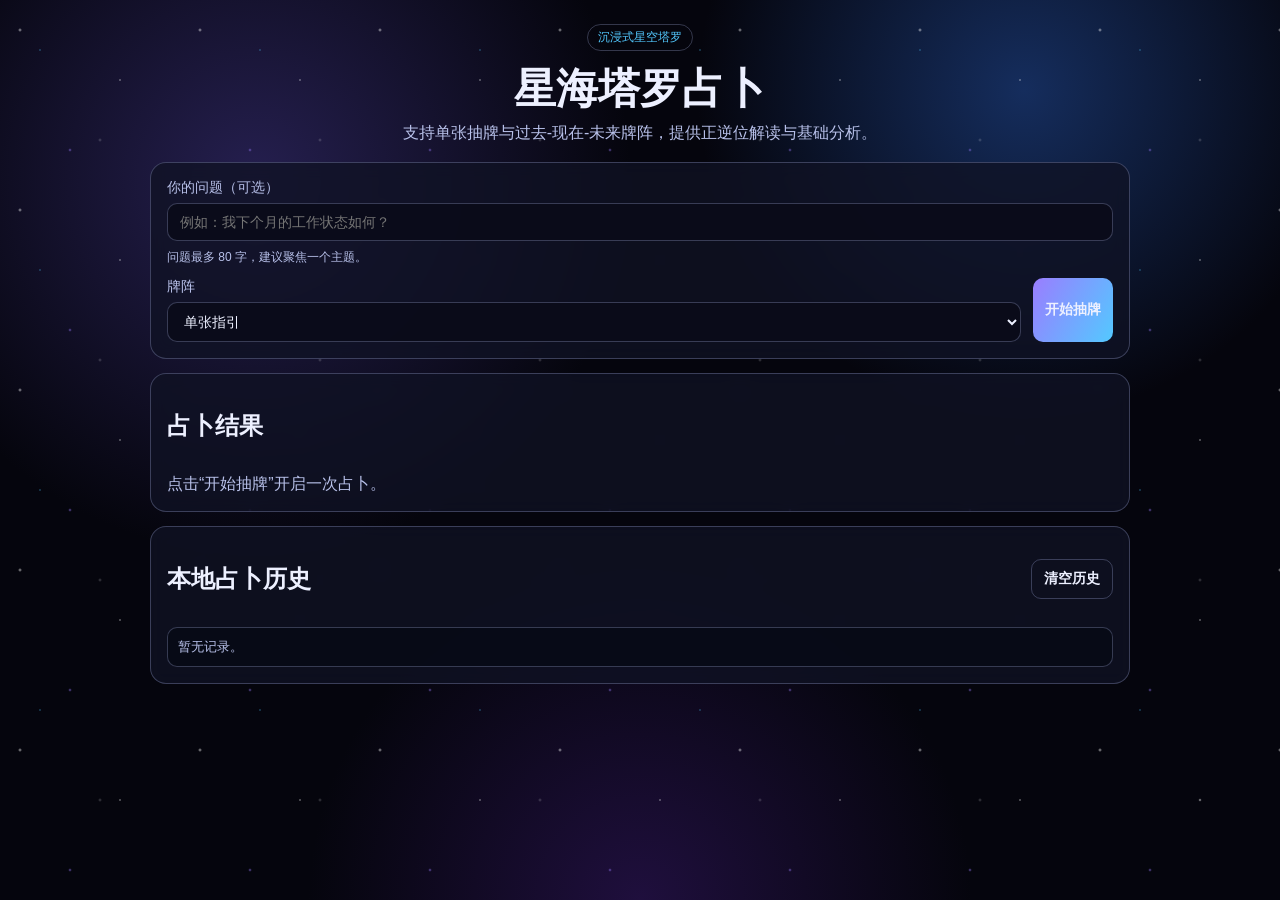
<file: index.html>
<!doctype html>
<html lang="zh-CN">
<head>
  <meta charset="UTF-8" />
  <meta name="viewport" content="width=device-width, initial-scale=1.0" />
  <title>星海塔罗 · 在线占卜</title>
  <link rel="stylesheet" href="./styles.css" />
</head>
<body>
  <div class="stars stars-a" aria-hidden="true"></div>
  <div class="stars stars-b" aria-hidden="true"></div>
  <main class="container">
    <header class="hero">
      <p class="tag">沉浸式星空塔罗</p>
      <h1>星海塔罗占卜</h1>
      <p class="subtitle">支持单张抽牌与过去-现在-未来牌阵，提供正逆位解读与基础分析。</p>
    </header>

    <section class="panel controls" aria-label="抽牌设置">
      <label>
        你的问题（可选）
        <input id="questionInput" type="text" maxlength="80" placeholder="例如：我下个月的工作状态如何？" />
      </label>
      <p class="hint">问题最多 80 字，建议聚焦一个主题。</p>
      <div class="control-row">
        <label>
          牌阵
          <select id="spreadSelect">
            <option value="single">单张指引</option>
            <option value="ppf">过去 · 现在 · 未来</option>
          </select>
        </label>
        <button id="drawBtn" type="button">开始抽牌</button>
      </div>
    </section>

    <section class="panel" aria-live="polite">
      <h2>占卜结果</h2>
      <div id="resultCards" class="cards"></div>
      <p id="analysisText" class="analysis">点击“开始抽牌”开启一次占卜。</p>
    </section>

    <section class="panel" aria-label="历史记录">
      <div class="history-head">
        <h2>本地占卜历史</h2>
        <button id="clearHistoryBtn" class="ghost" type="button">清空历史</button>
      </div>
      <ul id="historyList" class="history-list"></ul>
    </section>
  </main>
  <script src="./script.js"></script>
</body>
</html>
</file>
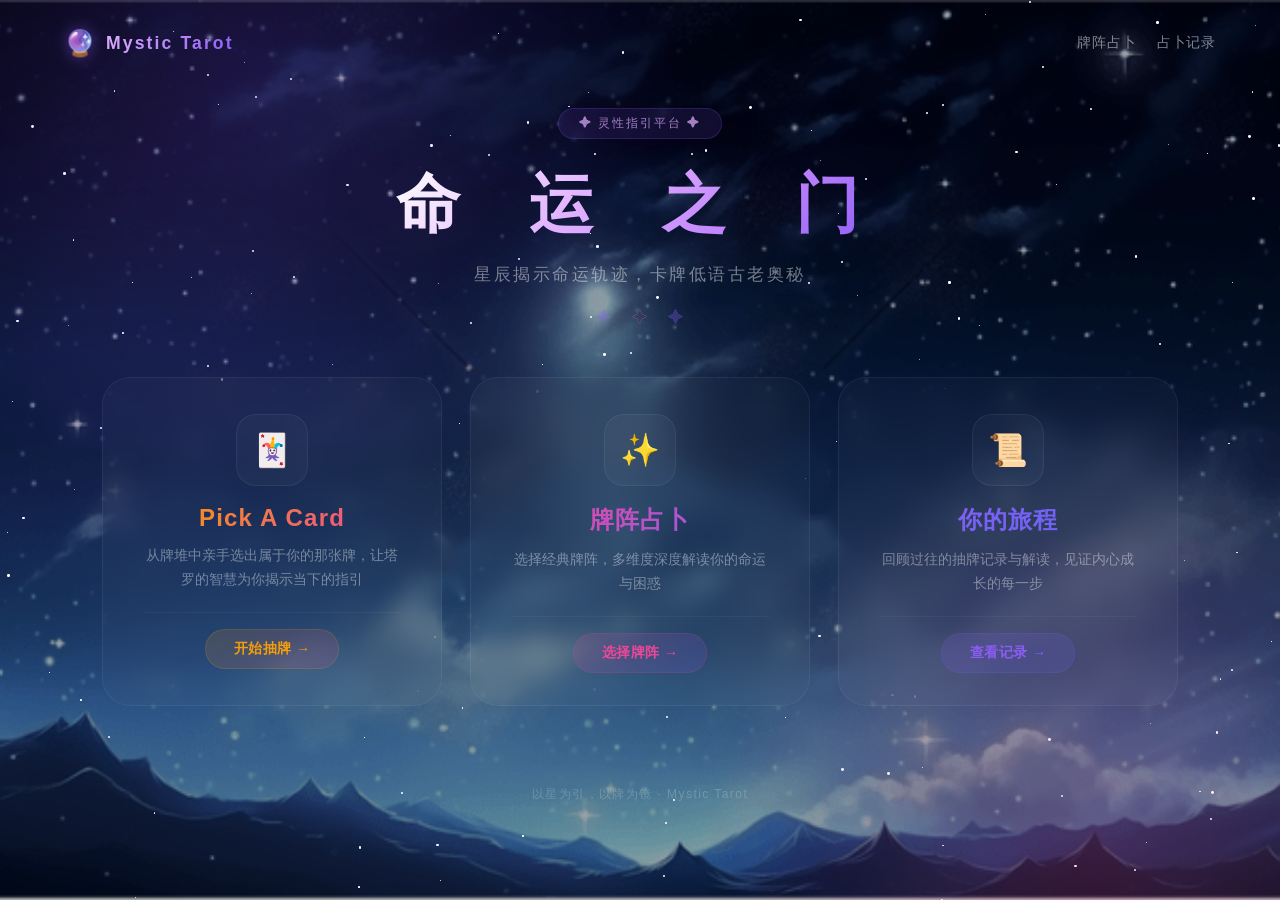
<file: Tarot/tarot/index.html>
<!DOCTYPE html>
<html lang="zh-CN">
<head>
    <meta charset="UTF-8">
    <meta name="viewport" content="width=device-width, initial-scale=1.0">
    <title>Mystic Tarot | 神秘塔罗</title>
    <link rel="stylesheet" href="style.css">
</head>
<body>
       <!-- 动态星空背景 -->
<div class="starry-bg" id="starryBg">
</div>

    <div class="home-container">
        <nav class="home-nav">
            <div class="nav-brand">
                <span class="nav-logo">🔮</span>
                <span class="nav-title">Mystic Tarot</span>
            </div>
            <div class="nav-links">
                <a href="pages/spread.html" class="nav-link">牌阵占卜</a>
                <a href="pages/history.html" class="nav-link">占卜记录</a>
            </div>
        </nav>

        <div class="hero-section">
            <div class="hero-badge">✦ 灵性指引平台 ✦</div>
            <h1 class="hero-title">命 运 之 门</h1>
            <p class="hero-subtitle">星辰揭示命运轨迹，卡牌低语古老奥秘</p>
            <div class="hero-decorations">
                <span class="hero-star">✦</span>
                <span class="hero-star">✧</span>
                <span class="hero-star">✦</span>
            </div>
        </div>

        <div class="cards-grid">
            <div class="feature-card" data-url="pages/draw.html" role="button" tabindex="0">
                <div class="card-glow"></div>
                <div class="card-icon-wrap">
                    <span class="card-icon">🃏</span>
                </div>
                <h2 class="card-title card-title-amber">Pick A Card</h2>
                <p class="card-desc">从牌堆中亲手选出属于你的那张牌，让塔罗的智慧为你揭示当下的指引</p>
                <div class="card-footer">
                    <span class="card-btn card-btn-amber">开始抽牌 →</span>
                </div>
            </div>

            <div class="feature-card" data-url="pages/spread.html" role="button" tabindex="0">
                <div class="card-glow"></div>
                <div class="card-icon-wrap">
                    <span class="card-icon">✨</span>
                </div>
                <h2 class="card-title card-title-pink">牌阵占卜</h2>
                <p class="card-desc">选择经典牌阵，多维度深度解读你的命运与困惑</p>
                <div class="card-footer">
                    <span class="card-btn card-btn-pink">选择牌阵 →</span>
                </div>
            </div>

            <div class="feature-card" data-url="pages/history.html" role="button" tabindex="0">
                <div class="card-glow"></div>
                <div class="card-icon-wrap">
                    <span class="card-icon">📜</span>
                </div>
                <h2 class="card-title card-title-purple">你的旅程</h2>
                <p class="card-desc">回顾过往的抽牌记录与解读，见证内心成长的每一步</p>
                <div class="card-footer">
                    <span class="card-btn card-btn-purple">查看记录 →</span>
                </div>
            </div>
        </div>

        <footer class="home-footer">
            <p>以星为引，以牌为镜 · Mystic Tarot</p>
        </footer>
    </div>

    <script src="script.js"></script>
    
    <!-- 动态星空脚本 -->
    <script>
    (function() {
        var bg = document.getElementById('starryBg');
        if (!bg) return;

        // 生成闪烁的星星
        function createStars() {
            var starCount = 180;
            for (var i = 0; i < starCount; i++) {
                var star = document.createElement('div');
                star.className = 'star';
                
                var size = Math.random() * 2.5 + 0.5;
                star.style.width = size + 'px';
                star.style.height = size + 'px';
                
                star.style.left = Math.random() * 100 + '%';
                star.style.top = Math.random() * 100 + '%';
                
                star.style.animationDelay = Math.random() * 6 + 's';
                star.style.animationDuration = (Math.random() * 2 + 1.5) + 's';
                
                bg.appendChild(star);
            }
        }

        // 生成流星
        function createShootingStars() {
            var colors = ['', 'blue', 'red'];
            for (var i = 0; i < 8; i++) {
                var star = document.createElement('div');
                star.className = 'shooting-star ' + colors[i % colors.length];
                
                star.style.left = (Math.random() * 60 + 20) + '%';
                star.style.top = (Math.random() * 40 + 5) + '%';
                
                star.style.animationDelay = (Math.random() * 8 + i * 1.5) + 's';
                star.style.animationDuration = (Math.random() * 1.5 + 2.5) + 's';
                
                bg.appendChild(star);
            }
        }
        
        // 添加星云
        function addNebula() {
            var nebula1 = document.createElement('div');
            nebula1.className = 'nebula nebula-1';
            bg.appendChild(nebula1);
            
            var nebula2 = document.createElement('div');
            nebula2.className = 'nebula nebula-2';
            bg.appendChild(nebula2);
        }

        createStars();
        createShootingStars();
        addNebula();
    })();
    </script>
</body>
</html>
</file>
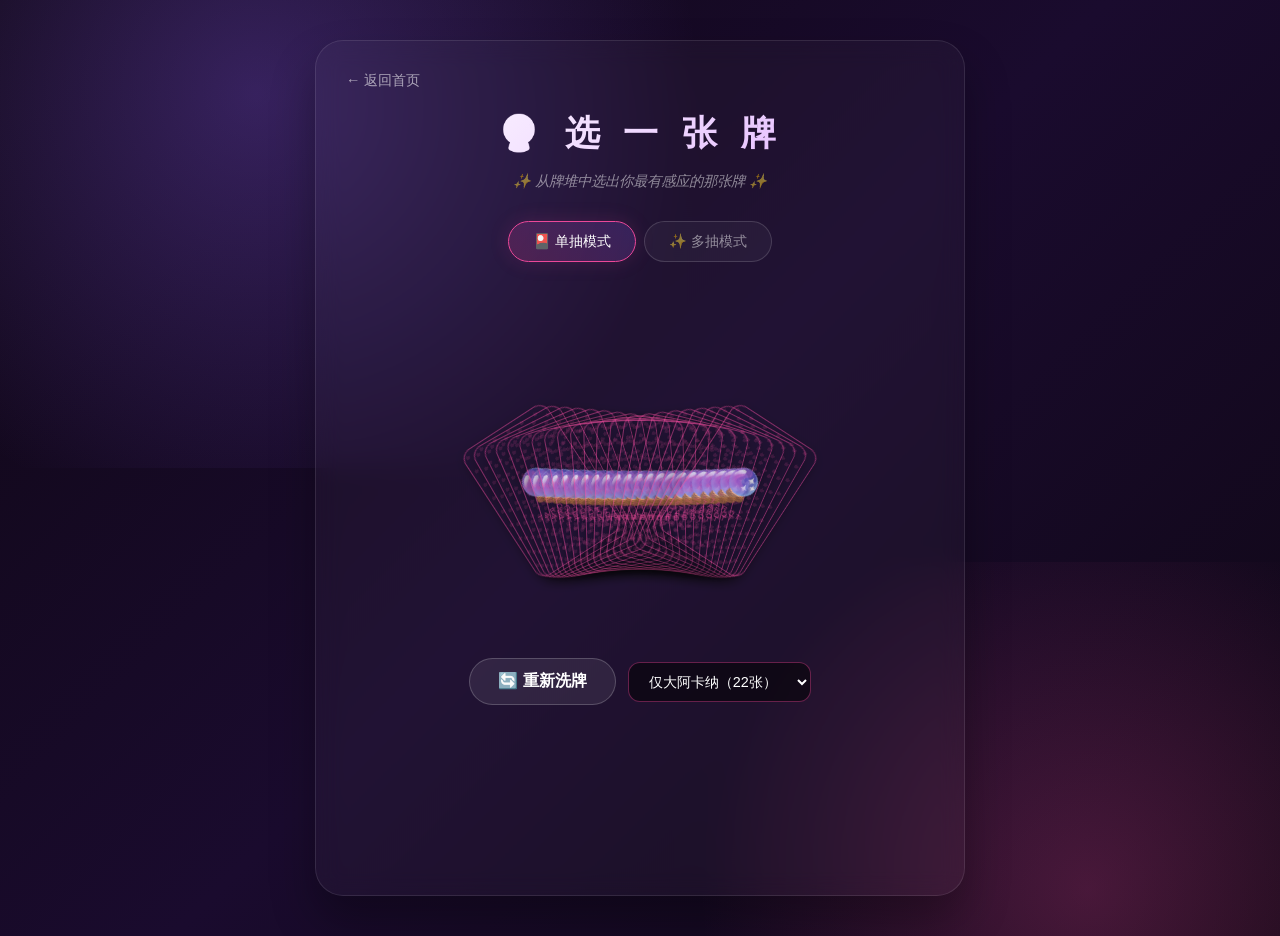
<file: Tarot/tarot/pages/draw.html>
<!DOCTYPE html>
<html lang="zh-CN">
<head>
    <meta charset="UTF-8">
    <meta name="viewport" content="width=device-width, initial-scale=1.0, user-scalable=no">
    <title>Mystic Tarot | 自主抽牌</title>
    <link rel="stylesheet" href="../style.css">
</head>
<body>
    <div class="page-container">
        <div class="tarot-card tarot-card-wide">
            <div class="back-link">
                <a href="../index.html">← 返回首页</a>
            </div>
            <h1 class="page-title">🔮 选 一 张 牌</h1>
            <p class="subtitle" id="drawHint">凝神静气，从牌堆中选出你最有感应的那张牌</p>

            <div class="draw-mode-tabs">
                <button class="draw-mode-tab active" data-mode="single" id="modeSingle">
                    🎴 单抽模式
                </button>
                <button class="draw-mode-tab" data-mode="multi" id="modeMulti">
                    ✨ 多抽模式
                </button>
            </div>

            <div class="multi-draw-config hidden" id="multiDrawConfig">
                <label class="multi-draw-label">选择抽取张数：</label>
                <div class="multi-draw-options" id="multiDrawOptions">
                    <button class="multi-draw-opt" data-count="3">3张</button>
                    <button class="multi-draw-opt active" data-count="5">5张</button>
                    <button class="multi-draw-opt" data-count="7">7张</button>
                    <button class="multi-draw-opt" data-count="10">10张</button>
                </div>
            </div>

            <div class="deck-container" id="deckContainer">
                <div class="deck" id="deck"></div>
            </div>

            <div class="deck-controls">
                <button class="btn btn-secondary" id="reshuffleBtn">🔄 重新洗牌</button>
                <select id="deckModeSelect" class="draw-mode-select">
                    <option value="major">仅大阿卡纳（22张）</option>
                    <option value="full">完整牌组（78张）</option>
                </select>
            </div>

            <div class="progress-container hidden" id="progressContainer">
                <div class="progress-info">
                    <span class="progress-label" id="progressLabel">抽牌进度</span>
                    <span class="progress-count" id="progressCount">0 / 5</span>
                </div>
                <div class="progress-bar-track">
                    <div class="progress-bar-fill" id="progressFill"></div>
                </div>
                <div class="progress-cards" id="progressCards"></div>
            </div>

            <div class="multi-reveal-area hidden" id="multiRevealArea">
                <button class="btn btn-pink btn-reveal-all" id="revealAllBtn">
                    ✨ 统一揭开所有牌 ✨
                </button>
                <p class="reveal-hint">所有卡牌已就位，点击按钮同步揭示</p>
            </div>

            <div class="drawn-card-display" id="drawnCardDisplay"></div>

            <div class="multi-result-grid hidden" id="multiResultGrid"></div>

            <div id="resultArea" class="result-area hidden"></div>
        </div>
    </div>

    <script src="../script.js"></script>
</body>
</html>
</file>
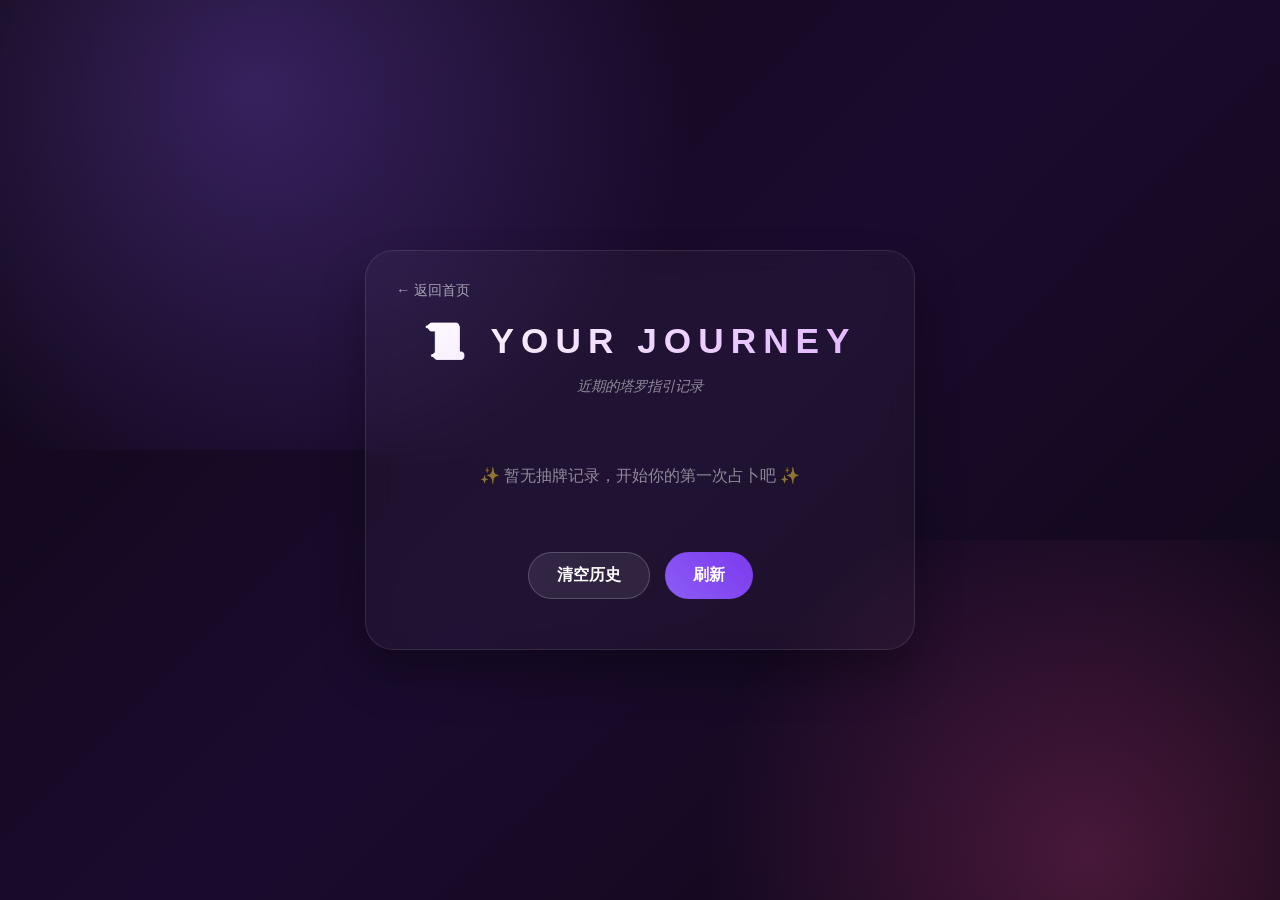
<file: Tarot/tarot/pages/history.html>
<!DOCTYPE html>
<html lang="zh-CN">
<head>
    <meta charset="UTF-8">
    <meta name="viewport" content="width=device-width, initial-scale=1.0, user-scalable=no">
    <title>Mystic Tarot | 历史记录</title>
    <link rel="stylesheet" href="../style.css">
</head>
<body>
    <div class="page-container">
        <div class="tarot-card">
            <div class="back-link">
                <a href="../index.html">← 返回首页</a>
            </div>
            <h1 class="page-title">📜 YOUR JOURNEY</h1>
            <p class="subtitle">近期的塔罗指引记录</p>

            <div id="historyList" class="history-list">
                <!-- 动态生成历史记录 -->
            </div>

            <div class="button-group">
                <button class="btn btn-secondary" id="clearHistoryBtn">清空历史</button>
                <button class="btn" id="refreshBtn">刷新</button>
            </div>
        </div>
    </div>

    <script src="../script.js"></script>
</body>
</html>
</file>
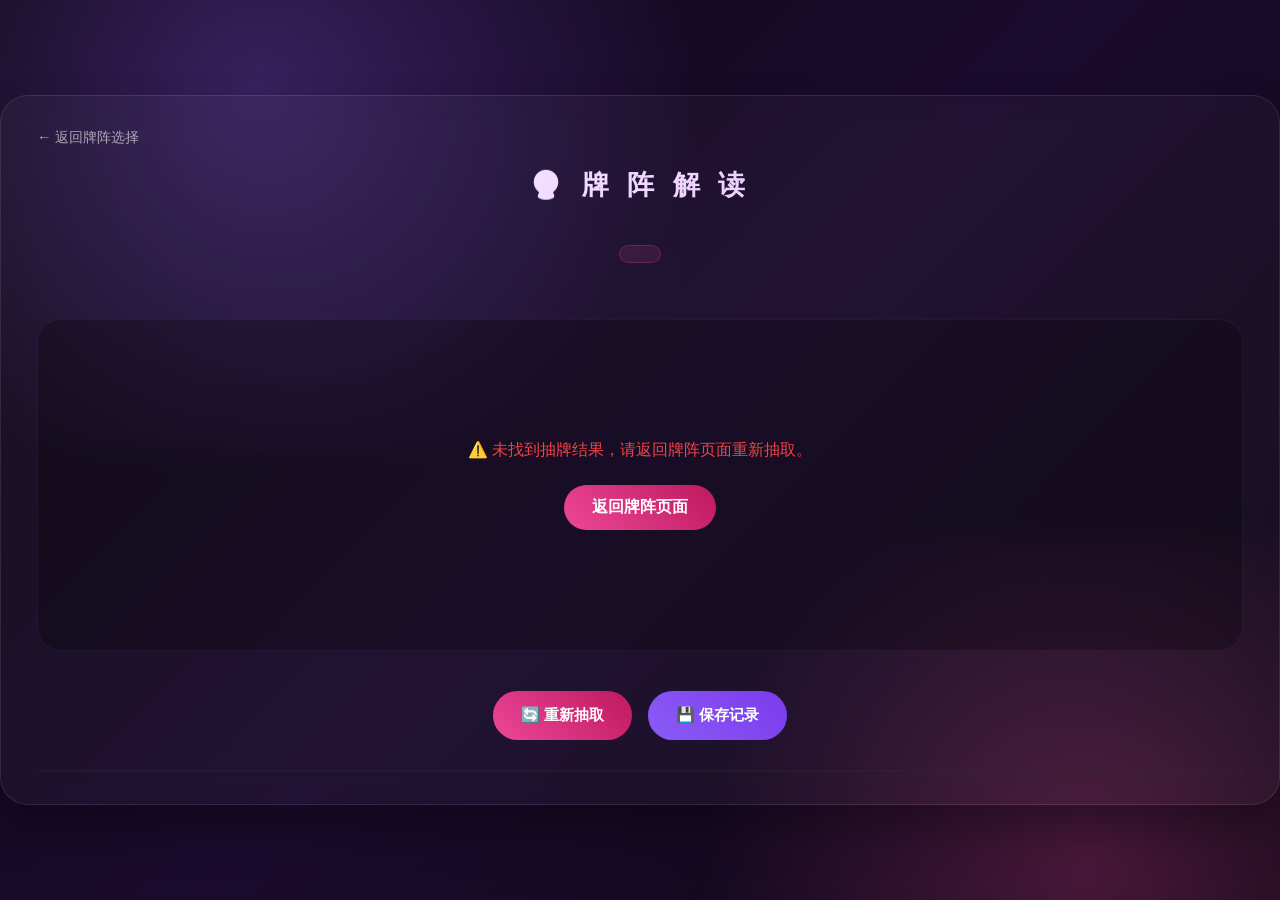
<file: Tarot/tarot/pages/spread-result.html>
<!DOCTYPE html>
<html lang="zh-CN">
<head>
    <meta charset="UTF-8">
    <meta name="viewport" content="width=device-width, initial-scale=1.0, user-scalable=no">
    <title>Mystic Tarot | 牌阵解读结果</title>
    <link rel="stylesheet" href="../style.css">
    <link rel="stylesheet" href="../css/spreads/three-card.css">
    <link rel="stylesheet" href="../css/spreads/celtic-cross.css">
    <link rel="stylesheet" href="../css/spreads/relationship.css">
    <link rel="stylesheet" href="../css/spreads/hexagram.css">
    <link rel="stylesheet" href="../css/spreads/two-choices.css">
    <link rel="stylesheet" href="../css/spreads/zodiac.css">
</head>
<body>
    <div class="page-container result-page-container">
        <div class="tarot-card tarot-card-result">
            <div class="back-link">
                <a href="spread.html">← 返回牌阵选择</a>
            </div>
            <h1 class="page-title result-title" id="resultTitle">🔮 牌 阵 解 读</h1>
            <p class="subtitle" id="resultSubtitle"></p>

            <div class="result-question-badge hidden" id="resultQuestionBadge"></div>

            <div class="result-layout-stage" id="resultLayoutStage">
            </div>

            <div class="result-actions-top">
                <button class="btn btn-pink" id="resultRedrawBtn">🔄 重新抽取</button>
                <button class="btn btn-save" id="resultSaveBtn">💾 保存记录</button>
            </div>

            <div class="interpretation-container" id="interpretationContainer">
            </div>
        </div>
    </div>

    <div class="card-detail-overlay" id="cardDetailOverlay"></div>

    <script src="../script.js"></script>
    <script>
    (function () {
        'use strict';

        var ResultPage = {
            result: null,

            init: function () {
                var raw = sessionStorage.getItem('tarot_spread_result');
                if (!raw) {
                    this.showError('未找到抽牌结果，请返回牌阵页面重新抽取。');
                    return;
                }

                try {
                    this.result = JSON.parse(raw);
                } catch (e) {
                    this.showError('数据解析失败，请返回牌阵页面重新抽取。');
                    return;
                }

                if (!this.result || !this.result.cards || this.result.cards.length === 0) {
                    this.showError('抽牌结果为空，请返回牌阵页面重新抽取。');
                    return;
                }

                if (window.ImagePreloader && window.ImagePreloader.preloadAll) {
                    window.ImagePreloader.preloadAll();
                }

                this.render();
            },

            showError: function (msg) {
                var stage = document.getElementById('resultLayoutStage');
                if (stage) {
                    stage.innerHTML = '<div class="result-error">' +
                        '<p>⚠️ ' + msg + '</p>' +
                        '<a href="spread.html" class="btn btn-pink" style="display:inline-block;margin-top:16px;text-decoration:none;">返回牌阵页面</a>' +
                    '</div>';
                }
            },

            render: function () {
                var r = this.result;
                document.getElementById('resultTitle').textContent = '🔮 ' + r.spreadName;
                document.getElementById('resultSubtitle').textContent =
                    r.question ? '问：「' + r.question + '」' : r.spreadDef.description;

                if (r.question) {
                    var badge = document.getElementById('resultQuestionBadge');
                    badge.textContent = '💭 ' + r.question;
                    badge.classList.remove('hidden');
                }

                this.renderCardLayout();
                this.renderInterpretation();
                this.bindEvents();
            },

            renderCardLayout: function () {
                var stage = document.getElementById('resultLayoutStage');
                var r = this.result;
                var layoutType = r.spreadDef.layoutType;
                var cards = r.cards;
                var positions = r.spreadDef.positions;

                var html = '<div class="result-card-grid result-layout-' + layoutType +
                    ' result-spread-' + r.spreadId + '">';

                cards.forEach(function (item, i) {
                    var pos = positions[i];
                    var card = item.card;
                    var uri = '';
                    try {
                        uri = (window.ImagePreloader && window.ImagePreloader.getUri)
                            ? window.ImagePreloader.getUri(card) : '';
                    } catch (e) {
                        uri = '';
                    }
                    var revClass = item.orientation === '逆位' ? ' reversed' : '';
                    var isCenter = pos && pos.layer === 'outcome';

                    html += '<div class="result-card-slot' + (isCenter ? ' result-card-center' : '') +
                        '" data-index="' + i + '">' +
                        '<div class="result-card' + revClass + '" onclick="ResultPage.openDetail(' + i + ')">' +
                            '<div class="result-card-img">' +
                                (uri ? '<img src="' + uri + '" alt="' + card.name + '" class="card-face-img" ' +
                                 'onerror="this.style.display=\'none\';this.parentElement.innerHTML=\'<span class=card-placeholder-lg>🔮</span>\'" />' :
                                 '<span class="card-placeholder-lg">🔮</span>') +
                            '</div>' +
                            '<div class="result-card-info">' +
                                '<span class="result-card-name">' + card.name + '</span>' +
                                '<span class="result-card-orient ' + (item.orientation === '逆位' ? 'rev' : 'up') + '">' +
                                    (item.orientation === '逆位' ? '▼' : '▲') + '</span>' +
                            '</div>' +
                        '</div>' +
                        '<div class="result-position-label">' +
                            '<span class="result-pos-num">' + (i + 1) + '</span>' +
                            '<span class="result-pos-name">' + pos.name + '</span>' +
                        '</div>' +
                    '</div>';
                });

                html += '</div>';
                stage.innerHTML = html;
            },

            renderInterpretation: function () {
                var container = document.getElementById('interpretationContainer');
                var interp = this.result.interpretation;
                if (!interp) return;

                var html = '<div class="interp-tabs">' +
                    '<button class="interp-tab active" onclick="ResultPage.switchTab(\'single\')">单牌释义</button>' +
                    '<button class="interp-tab" onclick="ResultPage.switchTab(\'combo\')">组合分析</button>' +
                    '<button class="interp-tab" onclick="ResultPage.switchTab(\'overall\')">综合解读</button>' +
                    '</div>' +
                    '<div class="interp-panels">' +
                    '<div class="interp-panel active" id="panel-single">' +
                        interp.singleCards.map(function (sc) {
                            return '<div class="interp-card-item">' +
                                '<div class="interp-card-header">' +
                                    '<span class="interp-pos">' + sc.position + '</span>' +
                                    '<span class="interp-card-name">' + sc.cardName + '</span>' +
                                    '<span class="interp-orientation ' + (sc.orientation === '逆位' ? 'reversed' : 'upright') + '">' +
                                        sc.orientation + '</span>' +
                                '</div>' +
                                '<p class="interp-meaning">' + sc.contextNote + '</p>' +
                            '</div>';
                        }).join('') +
                    '</div>' +
                    '<div class="interp-panel" id="panel-combo">' +
                        interp.combinations.map(function (cb) {
                            return '<div class="interp-combo-item">' +
                                '<div class="interp-combo-header">' +
                                    '<span class="interp-combo-pair">' + cb.pair + '</span>' +
                                    '<span class="interp-combo-type ' + cb.type + '">' +
                                        (cb.type === 'harmonious' ? '和谐' : cb.type === 'conflicting' ? '冲突' : '中立') +
                                    '</span>' +
                                '</div>' +
                                '<p class="interp-combo-desc">' + cb.analysis + '</p>' +
                            '</div>';
                        }).join('') +
                    '</div>' +
                    '<div class="interp-panel" id="panel-overall">' +
                        '<div class="interp-overall-section">' +
                            '<h4>综合解读</h4>' +
                            '<p>' + interp.overall + '</p>' +
                        '</div>' +
                        '<div class="interp-overall-section">' +
                            '<h4>行动建议</h4>' +
                            '<p class="interp-advice">' + interp.themedAdvice + '</p>' +
                        '</div>' +
                    '</div>' +
                '</div>';

                container.innerHTML = html;
            },

            switchTab: function (tabName) {
                var tabs = document.querySelectorAll('.interp-tab');
                var panels = document.querySelectorAll('.interp-panel');
                tabs.forEach(function (t) { t.classList.remove('active'); });
                panels.forEach(function (p) { p.classList.remove('active'); });
                var activeTab = document.querySelector('.interp-tab[onclick*="' + tabName + '"]');
                var activePanel = document.getElementById('panel-' + tabName);
                if (activeTab) activeTab.classList.add('active');
                if (activePanel) activePanel.classList.add('active');
            },

            openDetail: function (index) {
                var r = this.result;
                if (!r || !r.cards[index]) return;
                var item = r.cards[index];
                var pos = r.spreadDef.positions[index];
                var card = item.card;
                var meaning = item.orientation === '正位' ? card.meaning : card.reverse;
                var uri = '';
                try {
                    uri = (window.ImagePreloader && window.ImagePreloader.getUri)
                        ? window.ImagePreloader.getUri(card) : '';
                } catch (e) {
                    uri = '';
                }

                var overlay = document.getElementById('cardDetailOverlay');
                overlay.innerHTML =
                    '<div class="card-detail-modal">' +
                        '<button class="card-detail-close" onclick="document.getElementById(\'cardDetailOverlay\').classList.remove(\'active\')">✕</button>' +
                        '<div class="card-detail-img">' +
                            (uri ? '<img src="' + uri + '" alt="' + card.name + '" class="card-face-img" ' +
                             'onerror="this.style.display=\'none\';this.parentElement.innerHTML=\'<span class=card-placeholder>🔮</span>\'" />' :
                             '<span class="card-placeholder">🔮</span>') +
                        '</div>' +
                        '<div class="card-detail-info">' +
                            '<h3>' + card.name + ' <span class="' + (item.orientation === '逆位' ? 'reversed' : 'upright') + '">' +
                                item.orientation + '</span></h3>' +
                            '<p class="card-detail-pos">📍 位置：' + pos.name + ' — ' + pos.description + '</p>' +
                            '<p class="card-detail-meaning">「' + meaning + '」</p>' +
                            (card.element ? '<p>🔮 元素：' + card.element + '</p>' : '') +
                            (card.planet ? '<p>🌟 守护星：' + card.planet + '</p>' : '') +
                            '<p class="card-detail-advice">📜 指引：' + card.advice + '</p>' +
                        '</div>' +
                    '</div>';
                overlay.classList.add('active');
            },

            bindEvents: function () {
                var self = this;
                var redrawBtn = document.getElementById('resultRedrawBtn');
                var saveBtn = document.getElementById('resultSaveBtn');
                var overlay = document.getElementById('cardDetailOverlay');

                if (redrawBtn) {
                    redrawBtn.onclick = function () {
                        sessionStorage.removeItem('tarot_spread_result');
                        window.location.href = 'spread.html';
                    };
                }

                if (saveBtn) {
                    saveBtn.onclick = function () {
                        self.saveToHistory();
                    };
                }

                if (overlay) {
                    overlay.onclick = function (e) {
                        if (e.target === overlay) overlay.classList.remove('active');
                    };
                }
            },

            saveToHistory: function () {
                var r = this.result;
                var record = {
                    id: r.id,
                    date: r.timestamp,
                    type: 'spread',
                    spreadId: r.spreadId,
                    spreadName: r.spreadName,
                    question: r.question,
                    cards: r.cards.map(function (item, i) {
                        var pos = r.spreadDef.positions[i];
                        return {
                            position: pos ? pos.name : '',
                            cardName: item.card.name,
                            orientation: item.orientation,
                            meaning: item.orientation === '正位' ? item.card.meaning : item.card.reverse
                        };
                    }),
                    interpretation: r.interpretation
                };

                try {
                    var history = [];
                    var raw = localStorage.getItem('tarot_history');
                    history = raw ? JSON.parse(raw) : [];
                    history.unshift(record);
                    if (history.length > 50) history.length = 50;
                    localStorage.setItem('tarot_history', JSON.stringify(history));
                } catch (e) {}

                var saveBtn = document.getElementById('resultSaveBtn');
                if (saveBtn) {
                    saveBtn.textContent = '✅ 已保存';
                    saveBtn.disabled = true;
                    setTimeout(function () {
                        saveBtn.textContent = '💾 保存记录';
                        saveBtn.disabled = false;
                    }, 2000);
                }
            }
        };

        window.ResultPage = ResultPage;

        document.addEventListener('DOMContentLoaded', function () {
            ResultPage.init();
        });
    })();
    </script>
</body>
</html>
</file>
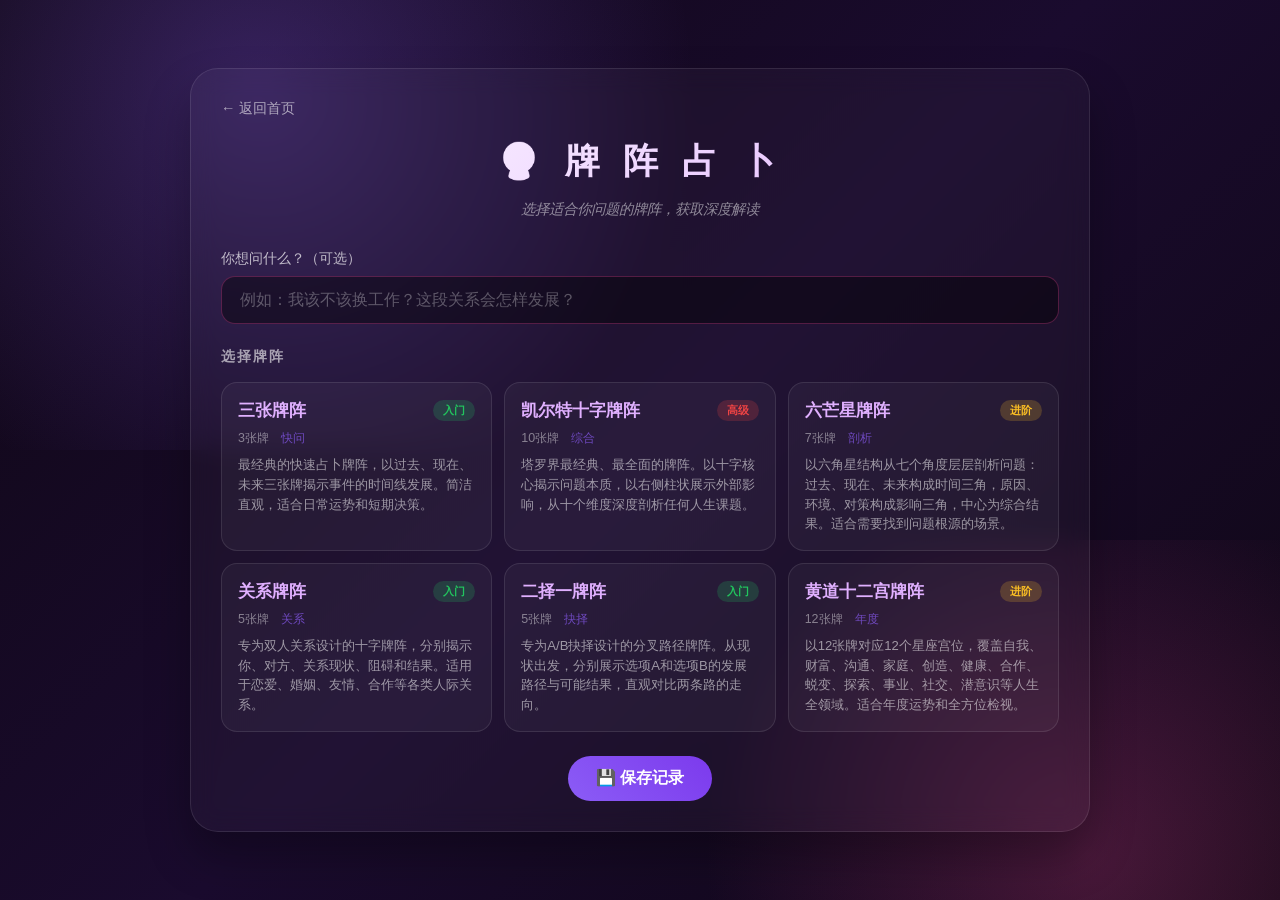
<file: Tarot/tarot/pages/spread.html>
<!DOCTYPE html>
<html lang="zh-CN">
<head>
    <meta charset="UTF-8">
    <meta name="viewport" content="width=device-width, initial-scale=1.0, user-scalable=no">
    <title>Mystic Tarot | 牌阵占卜</title>
    <link rel="stylesheet" href="../style.css">
</head>
<body>
    <div class="page-container">
        <div class="tarot-card tarot-card-spread">
            <div class="back-link">
                <a href="../index.html">← 返回首页</a>
            </div>
            <h1 class="page-title">🔮 牌 阵 占 卜</h1>
            <p class="subtitle">选择适合你问题的牌阵，获取深度解读</p>

            <div class="spread-question-section" id="spreadStep1">
                <label for="spreadQuestion" class="spread-label">你想问什么？（可选）</label>
                <input type="text" id="spreadQuestion" class="spread-input"
                    placeholder="例如：我该不该换工作？这段关系会怎样发展？" maxlength="100" />
            </div>

            <div class="spread-selector-section">
                <h3 class="spread-section-title">选择牌阵</h3>
                <div class="spread-selector" id="spreadSelector">
                </div>
            </div>

            <div class="hidden" id="spreadStep2">
                <div class="spread-info" id="spreadInfo"></div>
                <div class="spread-actions">
                    <button class="btn btn-pink" id="spreadDrawBtn" disabled>🎴 请先选择牌阵</button>
                    <button class="btn btn-secondary" id="spreadResetBtn">🔄 重新选择</button>
                </div>
            </div>

            <div class="spread-status hidden" id="spreadStatus"></div>

            <div class="spread-draw-section hidden" id="spreadDrawSection">
                <div class="spread-draw-header">
                    <h3 class="spread-draw-title" id="spreadDrawTitle">🎴 请依次抽取卡牌</h3>
                    <p class="subtitle spread-draw-subtitle" id="spreadDrawHint">从牌堆中选出你最有感应的牌</p>
                    <div class="spread-draw-info">
                        <span class="spread-draw-name" id="spreadDrawName"></span>
                        <span class="spread-draw-count" id="spreadDrawCount"></span>
                    </div>
                </div>

                <div class="deck-container" id="spreadDeckContainer">
                    <div class="deck" id="spreadDeck"></div>
                </div>

                <div class="spread-deck-remain" id="spreadDeckRemain">
                    <span class="remain-label">剩余牌组</span>
                    <span class="remain-count" id="remainCount">78</span>
                </div>

                <div class="progress-container hidden" id="spreadProgressContainer">
                    <div class="progress-info">
                        <span class="progress-label">抽牌进度</span>
                        <span class="progress-count" id="spreadProgressCount">0 / 0</span>
                    </div>
                    <div class="progress-bar-track">
                        <div class="progress-bar-fill" id="spreadProgressFill"></div>
                    </div>
                    <div class="progress-cards" id="spreadProgressCards"></div>
                </div>

                <div class="multi-reveal-area hidden" id="spreadRevealArea">
                    <button class="btn btn-pink btn-reveal-all" id="spreadRevealBtn">
                        ✨ 统一揭开所有牌 ✨
                    </button>
                    <p class="reveal-hint">所有卡牌已就位，点击按钮同步揭示</p>
                </div>

                <div class="multi-result-grid hidden" id="spreadMultiResultGrid"></div>

                <div class="hidden" id="spreadDrawResultArea"></div>
            </div>

            <div class="drawing-error hidden" id="spreadDrawError"></div>

            <div class="spread-layout-container hidden" id="spreadLayoutContainer"></div>

            <div class="interpretation-container hidden" id="interpretationContainer"></div>

            <div class="spread-save-section hidden">
                <button class="btn btn-save" id="spreadSaveBtn">💾 保存记录</button>
            </div>
        </div>
    </div>

    <div class="card-detail-overlay" id="cardDetailOverlay"></div>

    <script src="../js/spreads/base.js"></script>
    <script src="../js/spreads/three-card.js"></script>
    <script src="../js/spreads/celtic-cross.js"></script>
    <script src="../js/spreads/hexagram.js"></script>
    <script src="../js/spreads/relationship.js"></script>
    <script src="../js/spreads/two-choices.js"></script>
    <script src="../js/spreads/zodiac.js"></script>
    <script src="../js/spread-interpreter.js"></script>
    <script src="../js/spread-engine.js"></script>
    <script src="../script.js"></script>
    <script>
        document.addEventListener('DOMContentLoaded', function () {
            if (TarotSpreads && TarotSpreads.SpreadEngine) {
                TarotSpreads.SpreadEngine.init();
            }
        });
    </script>
</body>
</html>
</file>
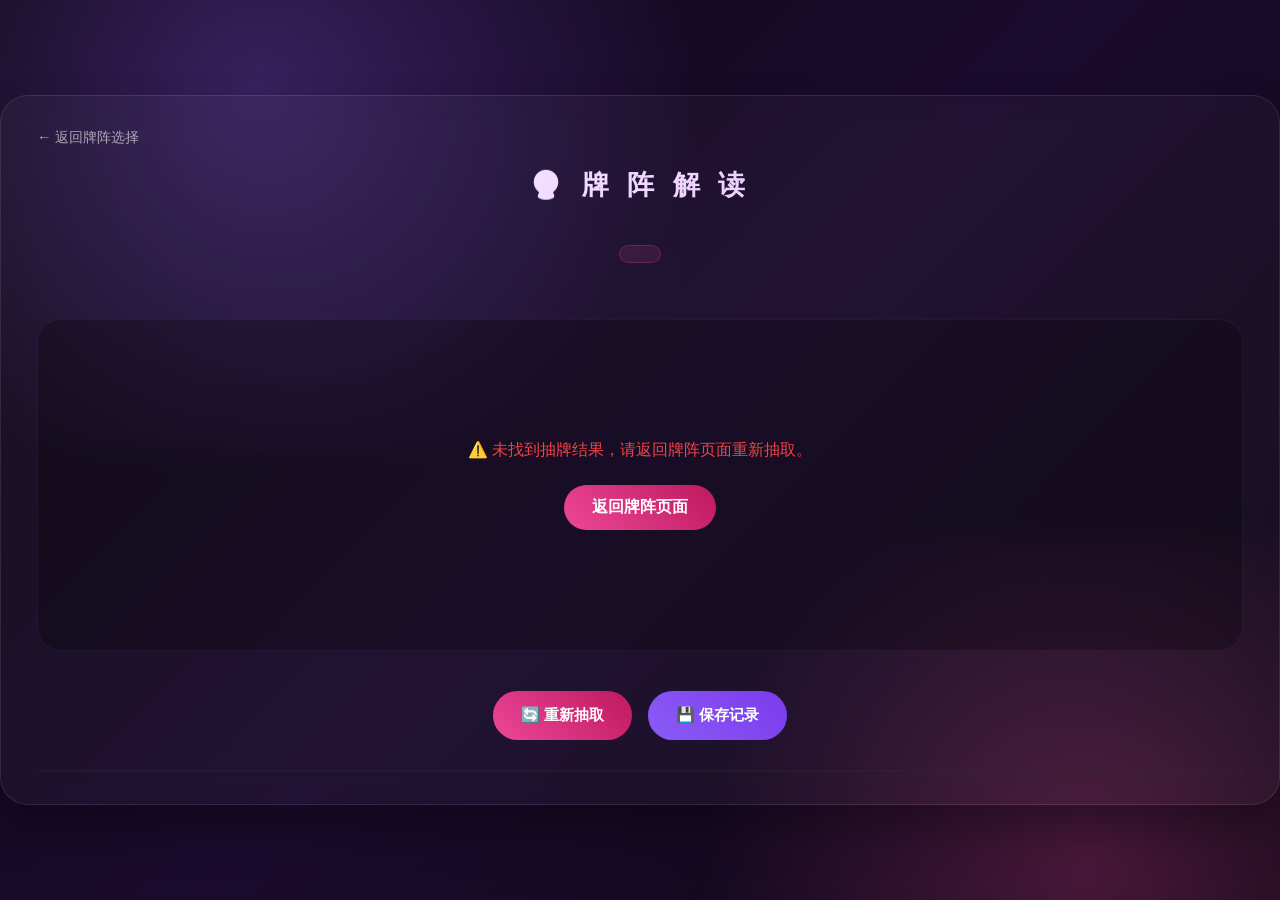
<file: Tarot/tarot/tarot/pages/spread-result.html>
<!DOCTYPE html>
<html lang="zh-CN">
<head>
    <meta charset="UTF-8">
    <meta name="viewport" content="width=device-width, initial-scale=1.0, user-scalable=no">
    <title>Mystic Tarot | 牌阵解读结果</title>
    <link rel="stylesheet" href="../style.css">
    <link rel="stylesheet" href="../css/spreads/three-card.css">
    <link rel="stylesheet" href="../css/spreads/celtic-cross.css">
    <link rel="stylesheet" href="../css/spreads/relationship.css">
    <link rel="stylesheet" href="../css/spreads/hexagram.css">
    <link rel="stylesheet" href="../css/spreads/two-choices.css">
    <link rel="stylesheet" href="../css/spreads/zodiac.css">
</head>
<body>
    <div class="page-container result-page-container">
        <div class="tarot-card tarot-card-result">
            <div class="back-link">
                <a href="spread.html">← 返回牌阵选择</a>
            </div>
            <h1 class="page-title result-title" id="resultTitle">🔮 牌 阵 解 读</h1>
            <p class="subtitle" id="resultSubtitle"></p>

            <div class="result-question-badge hidden" id="resultQuestionBadge"></div>

            <div class="result-layout-stage" id="resultLayoutStage">
            </div>

            <div class="result-actions-top">
                <button class="btn btn-pink" id="resultRedrawBtn">🔄 重新抽取</button>
                <button class="btn btn-save" id="resultSaveBtn">💾 保存记录</button>
            </div>

            <div class="interpretation-container" id="interpretationContainer">
            </div>
        </div>
    </div>

    <div class="card-detail-overlay" id="cardDetailOverlay"></div>

    <script src="../script.js"></script>
    <script>
    (function () {
        'use strict';

        var ResultPage = {
            result: null,

            init: function () {
                var raw = sessionStorage.getItem('tarot_spread_result');
                if (!raw) {
                    this.showError('未找到抽牌结果，请返回牌阵页面重新抽取。');
                    return;
                }

                try {
                    this.result = JSON.parse(raw);
                } catch (e) {
                    this.showError('数据解析失败，请返回牌阵页面重新抽取。');
                    return;
                }

                if (!this.result || !this.result.cards || this.result.cards.length === 0) {
                    this.showError('抽牌结果为空，请返回牌阵页面重新抽取。');
                    return;
                }

                if (window.ImagePreloader && window.ImagePreloader.preloadAll) {
                    window.ImagePreloader.preloadAll();
                }

                this.render();
            },

            showError: function (msg) {
                var stage = document.getElementById('resultLayoutStage');
                if (stage) {
                    stage.innerHTML = '<div class="result-error">' +
                        '<p>⚠️ ' + msg + '</p>' +
                        '<a href="spread.html" class="btn btn-pink" style="display:inline-block;margin-top:16px;text-decoration:none;">返回牌阵页面</a>' +
                    '</div>';
                }
            },

            render: function () {
                var r = this.result;
                document.getElementById('resultTitle').textContent = '🔮 ' + r.spreadName;
                document.getElementById('resultSubtitle').textContent =
                    r.question ? '问：「' + r.question + '」' : r.spreadDef.description;

                if (r.question) {
                    var badge = document.getElementById('resultQuestionBadge');
                    badge.textContent = '💭 ' + r.question;
                    badge.classList.remove('hidden');
                }

                this.renderCardLayout();
                this.renderInterpretation();
                this.bindEvents();
            },

            renderCardLayout: function () {
                var stage = document.getElementById('resultLayoutStage');
                var r = this.result;
                var layoutType = r.spreadDef.layoutType;
                var cards = r.cards;
                var positions = r.spreadDef.positions;

                var html = '<div class="result-card-grid result-layout-' + layoutType +
                    ' result-spread-' + r.spreadId + '">';

                cards.forEach(function (item, i) {
                    var pos = positions[i];
                    var card = item.card;
                    var uri = '';
                    try {
                        uri = (window.ImagePreloader && window.ImagePreloader.getUri)
                            ? window.ImagePreloader.getUri(card) : '';
                    } catch (e) {
                        uri = '';
                    }
                    var revClass = item.orientation === '逆位' ? ' reversed' : '';
                    var isCenter = pos && pos.layer === 'outcome';

                    html += '<div class="result-card-slot' + (isCenter ? ' result-card-center' : '') +
                        '" data-index="' + i + '">' +
                        '<div class="result-card' + revClass + '" onclick="ResultPage.openDetail(' + i + ')">' +
                            '<div class="result-card-img">' +
                                (uri ? '<img src="' + uri + '" alt="' + card.name + '" class="card-face-img" ' +
                                 'onerror="this.style.display=\'none\';this.parentElement.innerHTML=\'<span class=card-placeholder-lg>🔮</span>\'" />' :
                                 '<span class="card-placeholder-lg">🔮</span>') +
                            '</div>' +
                            '<div class="result-card-info">' +
                                '<span class="result-card-name">' + card.name + '</span>' +
                                '<span class="result-card-orient ' + (item.orientation === '逆位' ? 'rev' : 'up') + '">' +
                                    (item.orientation === '逆位' ? '▼' : '▲') + '</span>' +
                            '</div>' +
                        '</div>' +
                        '<div class="result-position-label">' +
                            '<span class="result-pos-num">' + (i + 1) + '</span>' +
                            '<span class="result-pos-name">' + pos.name + '</span>' +
                        '</div>' +
                    '</div>';
                });

                html += '</div>';
                stage.innerHTML = html;
            },

            renderInterpretation: function () {
                var container = document.getElementById('interpretationContainer');
                var interp = this.result.interpretation;
                if (!interp) return;

                var html = '<div class="interp-tabs">' +
                    '<button class="interp-tab active" onclick="ResultPage.switchTab(\'single\')">单牌释义</button>' +
                    '<button class="interp-tab" onclick="ResultPage.switchTab(\'combo\')">组合分析</button>' +
                    '<button class="interp-tab" onclick="ResultPage.switchTab(\'overall\')">综合解读</button>' +
                    '</div>' +
                    '<div class="interp-panels">' +
                    '<div class="interp-panel active" id="panel-single">' +
                        interp.singleCards.map(function (sc) {
                            return '<div class="interp-card-item">' +
                                '<div class="interp-card-header">' +
                                    '<span class="interp-pos">' + sc.position + '</span>' +
                                    '<span class="interp-card-name">' + sc.cardName + '</span>' +
                                    '<span class="interp-orientation ' + (sc.orientation === '逆位' ? 'reversed' : 'upright') + '">' +
                                        sc.orientation + '</span>' +
                                '</div>' +
                                '<p class="interp-meaning">' + sc.contextNote + '</p>' +
                            '</div>';
                        }).join('') +
                    '</div>' +
                    '<div class="interp-panel" id="panel-combo">' +
                        interp.combinations.map(function (cb) {
                            return '<div class="interp-combo-item">' +
                                '<div class="interp-combo-header">' +
                                    '<span class="interp-combo-pair">' + cb.pair + '</span>' +
                                    '<span class="interp-combo-type ' + cb.type + '">' +
                                        (cb.type === 'harmonious' ? '和谐' : cb.type === 'conflicting' ? '冲突' : '中立') +
                                    '</span>' +
                                '</div>' +
                                '<p class="interp-combo-desc">' + cb.analysis + '</p>' +
                            '</div>';
                        }).join('') +
                    '</div>' +
                    '<div class="interp-panel" id="panel-overall">' +
                        '<div class="interp-overall-section">' +
                            '<h4>综合解读</h4>' +
                            '<p>' + interp.overall + '</p>' +
                        '</div>' +
                        '<div class="interp-overall-section">' +
                            '<h4>行动建议</h4>' +
                            '<p class="interp-advice">' + interp.themedAdvice + '</p>' +
                        '</div>' +
                    '</div>' +
                '</div>';

                container.innerHTML = html;
            },

            switchTab: function (tabName) {
                var tabs = document.querySelectorAll('.interp-tab');
                var panels = document.querySelectorAll('.interp-panel');
                tabs.forEach(function (t) { t.classList.remove('active'); });
                panels.forEach(function (p) { p.classList.remove('active'); });
                var activeTab = document.querySelector('.interp-tab[onclick*="' + tabName + '"]');
                var activePanel = document.getElementById('panel-' + tabName);
                if (activeTab) activeTab.classList.add('active');
                if (activePanel) activePanel.classList.add('active');
            },

            openDetail: function (index) {
                var r = this.result;
                if (!r || !r.cards[index]) return;
                var item = r.cards[index];
                var pos = r.spreadDef.positions[index];
                var card = item.card;
                var meaning = item.orientation === '正位' ? card.meaning : card.reverse;
                var uri = '';
                try {
                    uri = (window.ImagePreloader && window.ImagePreloader.getUri)
                        ? window.ImagePreloader.getUri(card) : '';
                } catch (e) {
                    uri = '';
                }

                var overlay = document.getElementById('cardDetailOverlay');
                overlay.innerHTML =
                    '<div class="card-detail-modal">' +
                        '<button class="card-detail-close" onclick="document.getElementById(\'cardDetailOverlay\').classList.remove(\'active\')">✕</button>' +
                        '<div class="card-detail-img">' +
                            (uri ? '<img src="' + uri + '" alt="' + card.name + '" class="card-face-img" ' +
                             'onerror="this.style.display=\'none\';this.parentElement.innerHTML=\'<span class=card-placeholder>🔮</span>\'" />' :
                             '<span class="card-placeholder">🔮</span>') +
                        '</div>' +
                        '<div class="card-detail-info">' +
                            '<h3>' + card.name + ' <span class="' + (item.orientation === '逆位' ? 'reversed' : 'upright') + '">' +
                                item.orientation + '</span></h3>' +
                            '<p class="card-detail-pos">📍 位置：' + pos.name + ' — ' + pos.description + '</p>' +
                            '<p class="card-detail-meaning">「' + meaning + '」</p>' +
                            (card.element ? '<p>🔮 元素：' + card.element + '</p>' : '') +
                            (card.planet ? '<p>🌟 守护星：' + card.planet + '</p>' : '') +
                            '<p class="card-detail-advice">📜 指引：' + card.advice + '</p>' +
                        '</div>' +
                    '</div>';
                overlay.classList.add('active');
            },

            bindEvents: function () {
                var self = this;
                var redrawBtn = document.getElementById('resultRedrawBtn');
                var saveBtn = document.getElementById('resultSaveBtn');
                var overlay = document.getElementById('cardDetailOverlay');

                if (redrawBtn) {
                    redrawBtn.onclick = function () {
                        sessionStorage.removeItem('tarot_spread_result');
                        window.location.href = 'spread.html';
                    };
                }

                if (saveBtn) {
                    saveBtn.onclick = function () {
                        self.saveToHistory();
                    };
                }

                if (overlay) {
                    overlay.onclick = function (e) {
                        if (e.target === overlay) overlay.classList.remove('active');
                    };
                }
            },

            saveToHistory: function () {
                var r = this.result;
                var record = {
                    id: r.id || (Date.now() + '_spread_result'),
                    date: r.timestamp || new Date().toLocaleString(),
                    type: 'spread',
                    spreadId: r.spreadId,
                    spreadName: r.spreadName,
                    question: r.question || '',
                    cards: r.cards.map(function (item, i) {
                        var pos = r.spreadDef.positions[i];
                        return {
                            position: pos ? pos.name : '',
                            cardName: item.card.name,
                            orientation: item.orientation,
                            meaning: item.orientation === '正位' ? item.card.meaning : item.card.reverse
                        };
                    }),
                    interpretation: r.interpretation || {}
                };

                var saved = false;
                if (typeof HistoryStore !== 'undefined' && HistoryStore.add) {
                    saved = HistoryStore.add(record);
                } else {
                    try {
                        var history = [];
                        var raw = localStorage.getItem('tarot_history');
                        history = raw ? JSON.parse(raw) : [];
                        history.unshift(record);
                        if (history.length > 50) history.length = 50;
                        localStorage.setItem('tarot_history', JSON.stringify(history));
                        saved = true;
                    } catch (e) {
                        if (typeof StorageLogger !== 'undefined') {
                            StorageLogger.error('saveToHistory: 写入失败', e);
                        }
                    }
                }

                var saveBtn = document.getElementById('resultSaveBtn');
                if (saveBtn) {
                    if (saved) {
                        saveBtn.textContent = '✅ 已保存';
                        saveBtn.disabled = true;
                        setTimeout(function () {
                            saveBtn.textContent = '💾 保存记录';
                            saveBtn.disabled = false;
                        }, 2000);
                    } else {
                        saveBtn.textContent = '❌ 保存失败';
                        setTimeout(function () {
                            saveBtn.textContent = '💾 保存记录';
                        }, 2000);
                    }
                }
            }
        };

        window.ResultPage = ResultPage;

        document.addEventListener('DOMContentLoaded', function () {
            ResultPage.init();
        });
    })();
    </script>
</body>
</html>
</file>
<file: styles.css>
:root {
  color-scheme: dark;
  --bg: #05050d;
  --panel: rgba(16, 18, 37, 0.78);
  --line: rgba(188, 199, 255, 0.26);
  --text: #edf0ff;
  --subtext: #b8c1ea;
  --accent: #9a7dff;
  --accent-2: #53c9ff;
}

* { box-sizing: border-box; }

body {
  margin: 0;
  font-family: "Noto Sans SC", "PingFang SC", "Microsoft YaHei", sans-serif;
  color: var(--text);
  min-height: 100vh;
  background:
    radial-gradient(circle at 20% 20%, #251f4f 0%, transparent 30%),
    radial-gradient(circle at 80% 10%, #152d5d 0%, transparent 25%),
    radial-gradient(circle at 50% 100%, #1f0f3d 0%, transparent 30%),
    var(--bg);
  overflow-x: hidden;
}

.stars {
  position: fixed;
  inset: 0;
  pointer-events: none;
  background-repeat: repeat;
  animation: twinkle 8s linear infinite;
}

.stars-a {
  background-image: radial-gradient(2px 2px at 20px 30px, rgba(255,255,255,.6), transparent),
                    radial-gradient(1.5px 1.5px at 120px 80px, rgba(255,255,255,.5), transparent),
                    radial-gradient(1.8px 1.8px at 70px 150px, rgba(154,125,255,.6), transparent);
  background-size: 180px 180px;
}

.stars-b {
  opacity: 0.6;
  animation-duration: 12s;
  background-image: radial-gradient(1.5px 1.5px at 40px 50px, rgba(83,201,255,.7), transparent),
                    radial-gradient(2px 2px at 100px 140px, rgba(255,255,255,.4), transparent);
  background-size: 220px 220px;
}

@keyframes twinkle {
  0%, 100% { transform: translateY(0); opacity: 0.7; }
  50% { transform: translateY(-12px); opacity: 1; }
}

.container {
  width: min(980px, 92vw);
  margin: 0 auto;
  padding: 24px 0 36px;
  position: relative;
  z-index: 1;
}

.hero {
  text-align: center;
  margin-bottom: 18px;
}

.tag {
  display: inline-block;
  margin: 0;
  padding: 4px 10px;
  border: 1px solid var(--line);
  border-radius: 999px;
  color: var(--accent-2);
  font-size: 12px;
}

h1 {
  margin: 10px 0 6px;
  font-size: clamp(28px, 5vw, 42px);
}

.subtitle {
  margin: 0;
  color: var(--subtext);
}

.panel {
  background: var(--panel);
  border: 1px solid var(--line);
  border-radius: 16px;
  padding: 16px;
  backdrop-filter: blur(8px);
  margin-top: 14px;
}

.controls label {
  display: grid;
  gap: 6px;
  color: var(--subtext);
  font-size: 14px;
}

.hint {
  margin: 8px 0 0;
  color: var(--subtext);
  font-size: 12px;
}

input, select, button {
  border-radius: 10px;
  border: 1px solid var(--line);
  background: rgba(10, 12, 26, 0.9);
  color: var(--text);
  padding: 10px 12px;
  font-size: 14px;
}

.control-row {
  display: grid;
  grid-template-columns: 1fr auto;
  gap: 12px;
  margin-top: 12px;
}

button {
  cursor: pointer;
  background: linear-gradient(120deg, var(--accent), var(--accent-2));
  border: none;
  font-weight: 600;
}

button.ghost {
  background: transparent;
  border: 1px solid var(--line);
}

.cards {
  display: grid;
  grid-template-columns: repeat(auto-fit, minmax(200px, 1fr));
  gap: 12px;
}

.card {
  border: 1px solid var(--line);
  border-radius: 12px;
  padding: 12px;
  background: rgba(8, 10, 22, 0.82);
}

.card h3 {
  margin: 0 0 6px;
  font-size: 16px;
}

.meta {
  margin: 0 0 8px;
  color: var(--accent-2);
  font-size: 12px;
}

.analysis {
  margin: 12px 0 0;
  color: var(--subtext);
}

.history-head {
  display: flex;
  align-items: center;
  justify-content: space-between;
  gap: 10px;
}

.history-list {
  margin: 12px 0 0;
  padding: 0;
  list-style: none;
  display: grid;
  gap: 10px;
}

.history-item {
  border: 1px solid var(--line);
  border-radius: 10px;
  padding: 10px;
  background: rgba(7, 9, 20, 0.7);
  color: var(--subtext);
  font-size: 13px;
}

.history-item strong {
  color: var(--text);
}

@media (max-width: 600px) {
  .container { width: min(96vw, 980px); padding-top: 18px; }
  .control-row { grid-template-columns: 1fr; }
  .history-head { flex-direction: column; align-items: flex-start; }
}
</file>
<file: Tarot/tarot/style.css>
/* ==================== 全局样式 - Mystic Tarot 风格 ==================== */

* {
    margin: 0;
    padding: 0;
    box-sizing: border-box;
}

body {
    font-family: 'Futura', 'Trebuchet MS', 'Segoe UI', Arial, sans-serif;
    background: #020617;
    color: #ffffff;
    min-height: 100vh;
}

/* ==================== 首页星空背景 ==================== */
.starry-bg {
    position: fixed;
    top: 0;
    left: 0;
    width: 100vw;
    height: 100vh;
    background: url('pages/星空图.png') center/cover no-repeat;
    z-index: 0;
    overflow: hidden;
}

.starry-bg::after {
    content: '';
    position: absolute;
    top: 0;
    left: 0;
    width: 100%;
    height: 100%;
    background: rgba(0, 0, 0, 0.35);
    z-index: 1;
    pointer-events: none;
}

/* ==================== 抽牌页面 & 历史页面 共用容器 ==================== */
.page-container {
    min-height: 100vh;
    background: linear-gradient(135deg, #0f0714 0%, #1a0b2e 50%, #0f0714 100%);
    display: flex;
    flex-direction: column;
    align-items: center;
    justify-content: center;
    padding: 40px 20px;
    position: relative;
    overflow-x: hidden;
}

/* 动态光晕背景 */
.page-container::before {
    content: "";
    position: absolute;
    top: -30%;
    left: -20%;
    width: 80%;
    height: 80%;
    background: radial-gradient(circle, rgba(139, 92, 246, 0.3), transparent 70%);
    animation: floatGlow 8s ease-in-out infinite;
    pointer-events: none;
}

.page-container::after {
    content: "";
    position: absolute;
    bottom: -30%;
    right: -20%;
    width: 70%;
    height: 70%;
    background: radial-gradient(circle, rgba(236, 72, 153, 0.25), transparent 70%);
    animation: floatGlow 6s ease-in-out infinite reverse;
    pointer-events: none;
}

@keyframes floatGlow {
    0%, 100% { transform: translate(0, 0) scale(1); opacity: 0.6; }
    50% { transform: translate(30px, 30px) scale(1.05); opacity: 0.4; }
}

/* ==================== 卡片容器 ==================== */
.tarot-card {
    background: rgba(255,255,255,0.03);
    backdrop-filter: blur(12px);
    border: 1px solid rgba(255,255,255,0.1);
    border-radius: 28px;
    padding: 30px;
    max-width: 550px;
    width: 100%;
    text-align: center;
    box-shadow: 0 25px 45px rgba(0,0,0,0.3);
    position: relative;
    z-index: 2;
}

.tarot-card-wide {
    max-width: 650px;
}

.hidden {
    display: none;
}

/* 返回首页链接 */
.back-link {
    text-align: left;
    margin-bottom: 20px;
}

.back-link a {
    color: rgba(255,255,255,0.6);
    text-decoration: none;
    font-size: 0.9rem;
    transition: color 0.3s;
}

.back-link a:hover {
    color: #ec4899;
}

/* 标题样式 */
.page-title {
    font-size: 2.2rem;
    letter-spacing: 0.2em;
    margin-bottom: 15px;
    background: linear-gradient(135deg, #fff, #e0b0ff);
    -webkit-background-clip: text;
    background-clip: text;
    color: transparent;
}

.subtitle {
    color: rgba(255,255,255,0.5);
    font-style: italic;
    margin-bottom: 30px;
    font-size: 0.9rem;
}

/* 牌背 / 牌面区域 */
.card-area {
    margin: 20px 0;
    display: flex;
    justify-content: center;
}

.card-back {
    width: 220px;
    height: 330px;
    background: linear-gradient(145deg, #1e1b3a, #0f0d2a);
    border: 1px solid rgba(236, 72, 153, 0.5);
    border-radius: 18px;
    display: flex;
    align-items: center;
    justify-content: center;
    cursor: pointer;
    transition: all 0.2s ease;
    box-shadow: 0 15px 25px rgba(0,0,0,0.4);
    font-size: 48px;
    background-image: radial-gradient(circle at 30% 40%, rgba(236,72,153,0.2) 2px, transparent 2px);
    background-size: 20px 20px;
}

.card-back:hover {
    transform: translateY(-5px);
    border-color: #ec4899;
    box-shadow: 0 20px 30px rgba(236,72,153,0.2);
}

.card-back:active {
    transform: translateY(0);
}

/* 牌面样式 */
.card-front {
    width: 220px;
    background: linear-gradient(145deg, #1a1638, #0f0d2a);
    border: 1px solid rgba(139, 92, 246, 0.5);
    border-radius: 18px;
    overflow: hidden;
    box-shadow: 0 15px 25px rgba(0,0,0,0.4);
}

.card-front-img {
    width: 100%;
    height: 220px;
    object-fit: cover;
    background: #2a2045;
}

.card-front-title {
    padding: 12px;
    text-align: center;
    color: #e0b0ff;
    font-weight: bold;
    font-size: 1rem;
    border-top: 1px solid rgba(139,92,246,0.3);
}

/* 按钮样式 */
.button-group {
    display: flex;
    gap: 15px;
    justify-content: center;
    margin: 25px 0 20px;
    flex-wrap: wrap;
}

.btn {
    background: linear-gradient(45deg, #8b5cf6, #7c3aed);
    border: none;
    padding: 12px 28px;
    border-radius: 50px;
    font-weight: bold;
    color: white;
    cursor: pointer;
    transition: all 0.2s ease;
    font-size: 1rem;
}

.btn-pink {
    background: linear-gradient(45deg, #ec4899, #be185d);
}

.btn-secondary {
    background: rgba(255,255,255,0.08);
    border: 1px solid rgba(255,255,255,0.2);
}

.btn-draw-again {
    margin-top: 15px;
    background: linear-gradient(45deg, #8b5cf6, #7c3aed);
}

.btn:hover {
    transform: translateY(-2px);
    filter: brightness(1.05);
}

.btn:active {
    transform: translateY(0);
}

/* 结果区域 */
.result-area {
    background: rgba(0,0,0,0.4);
    border-radius: 20px;
    padding: 20px;
    margin-top: 20px;
    text-align: left;
    border-left: 3px solid #ec4899;
}

.result-area h3 {
    color: #ec4899;
    margin-bottom: 10px;
}

.result-area p {
    margin: 8px 0;
    line-height: 1.5;
    color: rgba(255,255,255,0.8);
}

.result-area .meaning {
    font-style: italic;
    color: #e0b0ff;
}

/* 历史记录页面样式 */
.history-list {
    max-height: 400px;
    overflow-y: auto;
    margin: 20px 0;
}

.history-item {
    background: rgba(255,255,255,0.05);
    border-radius: 16px;
    padding: 15px;
    margin-bottom: 12px;
    border-left: 3px solid #8b5cf6;
}

.history-item .date {
    font-size: 0.75rem;
    color: rgba(255,255,255,0.5);
    margin-bottom: 5px;
}

.history-item .card-name {
    font-weight: bold;
    color: #e0b0ff;
    margin-bottom: 5px;
}

.history-item .meaning {
    font-size: 0.85rem;
    color: rgba(255,255,255,0.7);
}

.empty-history {
    text-align: center;
    color: rgba(255,255,255,0.5);
    padding: 40px;
}

/* 滚动条美化 */
.history-list::-webkit-scrollbar {
    width: 5px;
}

.history-list::-webkit-scrollbar-track {
    background: rgba(255,255,255,0.05);
    border-radius: 10px;
}

.history-list::-webkit-scrollbar-thumb {
    background: #ec4899;
    border-radius: 10px;
}

/* 手机适配 */
@media (max-width: 550px) {
    .tarot-card { padding: 20px; }
    .card-back, .card-front { width: 170px; height: 255px; font-size: 36px; }
    .card-front-img { height: 170px; }
    .page-title { font-size: 1.6rem; letter-spacing: 0.1em; }
    .btn { padding: 8px 20px; font-size: 0.9rem; }
}
/* 抽中卡牌展示区 */
.drawn-card-display {
    min-height: 100px;
    display: flex;
    justify-content: center;
    align-items: center;
    margin-top: 20px;
}

.drawn-card {
    width: 180px;
    height: 270px;
    background: linear-gradient(145deg, #1a1638, #0f0d2a);
    border: 2px solid #ec4899;
    border-radius: 20px;
    display: flex;
    flex-direction: column;
    align-items: center;
    justify-content: center;
    box-shadow: 0 20px 40px rgba(0,0,0,0.5), 0 0 30px rgba(236,72,153,0.5);
    animation: cardReveal 0.5s ease;
}

@keyframes cardReveal {
    0% { transform: scale(0.8); opacity: 0; }
    100% { transform: scale(1); opacity: 1; }
}

.drawn-card .card-img {
    width: 100%;
    height: 180px;
    display: flex;
    align-items: center;
    justify-content: center;
    font-size: 56px;
    background: linear-gradient(145deg, #2a2045, #1a1438);
    border-radius: 18px 18px 0 0;
    overflow: hidden;
}

.card-face-img {
    width: 100%;
    height: 100%;
    object-fit: contain;
    display: block;
    transition: opacity 0.3s ease;
}

.drawn-card.reversed .card-face-img {
    transform: rotate(180deg);
}

.drawn-card .card-name {
    padding: 12px;
    text-align: center;
    color: #ec4899;
    font-weight: bold;
    font-size: 1.1rem;
}

.draw-mode-select {
    padding: 10px 16px;
    border-radius: 12px;
    border: 1px solid rgba(236,72,153,0.4);
    background: rgba(0,0,0,0.5);
    color: #fff;
    font-size: 0.9rem;
    cursor: pointer;
    outline: none;
    transition: border-color 0.3s ease;
}

.draw-mode-select:focus {
    border-color: #ec4899;
}

.draw-mode-select option {
    background: #1a1638;
    color: #fff;
}

/* 结果内容区域（解读在上，卡牌在下） */
.result-content {
    margin-top: 0;
    padding: 20px;
    background: rgba(0,0,0,0.6);
    border-radius: 20px;
    border-left: 3px solid #ec4899;
    animation: fadeInUp 0.5s ease;
}

@keyframes fadeInUp {
    from {
        opacity: 0;
        transform: translateY(30px);
    }
    to {
        opacity: 1;
        transform: translateY(0);
    }
}

.result-content h3 {
    color: #ec4899;
    margin-bottom: 10px;
}

.result-content .meaning {
    font-style: italic;
    margin: 12px 0;
    line-height: 1.6;
}

.result-content .advice {
    color: #e0b0ff;
    margin-top: 12px;
    padding-top: 10px;
    border-top: 1px solid rgba(255,255,255,0.1);
}

/* 停止时脉冲发光 */
@keyframes pulseGlow {
    0% { box-shadow: 0 0 0 0 rgba(236,72,153,0.7); }
    70% { box-shadow: 0 0 0 15px rgba(236,72,153,0); }
    100% { box-shadow: 0 0 0 0 rgba(236,72,153,0); }
}

/* 手机适配 */
@media (max-width: 600px) {
    .drawn-card { width: 150px; height: 225px; }
    .drawn-card .card-img { height: 150px; font-size: 42px; }
    .draw-mode-select { width: 100%; text-align: center; }
}

/* 平板适配 */
@media (min-width: 601px) and (max-width: 1024px) {
    .drawn-card { width: 200px; height: 300px; }
    .drawn-card .card-img { height: 200px; }
}

/* 大屏适配 */
@media (min-width: 1025px) {
    .drawn-card { width: 220px; height: 330px; }
    .drawn-card .card-img { height: 220px; }
}

/* ==================== draw.html 自主抽牌样式 ==================== */

.deck-container {
    position: relative;
    width: 100%;
    max-width: 520px;
    height: 360px;
    margin: 10px auto 20px;
    overflow: visible;
    perspective: 1200px;
}

.deck {
    position: relative;
    width: 100%;
    height: 100%;
    display: flex;
    align-items: center;
    justify-content: center;
}

.deck-card {
    position: absolute;
    width: 100px;
    height: 150px;
    cursor: pointer;
    transition: transform 0.4s cubic-bezier(0.25, 0.46, 0.45, 0.94),
                box-shadow 0.4s ease,
                opacity 0.5s ease;
    transform-style: preserve-3d;
    border-radius: 12px;
    box-shadow: 0 4px 12px rgba(0,0,0,0.3);
    left: 50%;
    top: 50%;
    margin-left: -50px;
    margin-top: -75px;
}

.deck-card .card-inner {
    position: relative;
    width: 100%;
    height: 100%;
    transform-style: preserve-3d;
    transition: transform 0.8s cubic-bezier(0.4, 0.0, 0.2, 1);
    border-radius: 12px;
}

.deck-card .card-back-face,
.deck-card .card-front-face {
    position: absolute;
    top: 0;
    left: 0;
    width: 100%;
    height: 100%;
    backface-visibility: hidden;
    border-radius: 12px;
    overflow: hidden;
}

.deck-card .card-back-face {
    background: linear-gradient(145deg, #1e1b3a, #0f0d2a);
    border: 1px solid rgba(236, 72, 153, 0.5);
    display: flex;
    flex-direction: column;
    align-items: center;
    justify-content: center;
    background-image: radial-gradient(circle at 30% 40%, rgba(236,72,153,0.15) 2px, transparent 2px);
    background-size: 16px 16px;
}

.deck-card .card-back-face .back-icon {
    font-size: 32px;
    opacity: 0.8;
    margin-bottom: 6px;
}

.deck-card .card-back-face .back-label {
    font-size: 8px;
    color: rgba(236,72,153,0.6);
    letter-spacing: 2px;
    text-transform: uppercase;
}

.deck-card .card-front-face {
    background: linear-gradient(145deg, #1a1638, #0f0d2a);
    border: 1px solid rgba(139, 92, 246, 0.5);
    transform: rotateY(180deg);
    display: flex;
    flex-direction: column;
    align-items: center;
    justify-content: center;
}

.deck-card .card-front-face img {
    width: 100%;
    height: 100%;
    object-fit: contain;
    display: block;
}

.deck-card .card-front-face .front-placeholder {
    font-size: 40px;
    opacity: 0.5;
}

/* 悬停效果 - 牌面抬起 */
.deck-card:not(.selected):not(.flipped):hover {
    transform: translateY(-18px) scale(1.08);
    box-shadow: 0 16px 32px rgba(236,72,153,0.35);
    border-color: #ec4899;
    z-index: 100;
}

.deck-card:not(.selected):not(.flipped):hover .card-back-face {
    border-color: #ec4899;
}

/* 选中后翻转 */
.deck-card.flipped .card-inner {
    transform: rotateY(180deg);
}

.deck-card.flipped {
    z-index: 200;
    box-shadow: 0 20px 40px rgba(139,92,246,0.4);
}

/* 选中后其他牌淡出 */
.deck-card.fade-out {
    opacity: 0;
    pointer-events: none;
    transform: scale(0.8);
}

/* 选中牌放大居中 */
.deck-card.selected {
    z-index: 300;
    width: 160px;
    height: 240px;
    margin-left: -80px;
    margin-top: -120px;
    box-shadow: 0 30px 60px rgba(139,92,246,0.5);
}

/* 牌堆控制按钮 */
.deck-controls {
    display: flex;
    gap: 12px;
    justify-content: center;
    align-items: center;
    margin: 8px 0 16px;
    flex-wrap: wrap;
}

/* 牌堆加载/洗牌动画 */
@keyframes dealCard {
    0% { transform: translateY(-60px) scale(0.5) rotate(-10deg); opacity: 0; }
    60% { transform: translateY(5px) scale(1.02) rotate(1deg); opacity: 1; }
    100% { transform: translateY(0) scale(1) rotate(0deg); opacity: 1; }
}

.deck-card.dealing {
    animation: dealCard 0.4s ease-out forwards;
}

/* 选中牌飞入展示区 */
@keyframes flyToCenter {
    0% { transform: scale(1); }
    50% { transform: scale(1.15); }
    100% { transform: scale(1); }
}

.deck-card.selected {
    animation: flyToCenter 0.6s ease;
}

/* 选中后发光脉冲 */
@keyframes selectedGlow {
    0%, 100% { box-shadow: 0 0 20px rgba(236,72,153,0.4); }
    50% { box-shadow: 0 0 40px rgba(236,72,153,0.8); }
}

.deck-card.selected .card-front-face {
    animation: selectedGlow 2s ease-in-out infinite;
}

/* 响应式 */
@media (max-width: 600px) {
    .deck-container {
        height: 280px;
        max-width: 380px;
    }
    .deck-card {
        width: 72px;
        height: 108px;
        margin-left: -36px;
        margin-top: -54px;
    }
    .deck-card .card-back-face .back-icon {
        font-size: 24px;
    }
    .deck-card .card-back-face .back-label {
        font-size: 6px;
    }
    .deck-card.selected {
        width: 130px;
        height: 195px;
        margin-left: -65px;
        margin-top: -97px;
    }
    .deck-controls {
        flex-direction: column;
        gap: 8px;
    }
    .deck-controls .draw-mode-select {
        width: 100%;
        text-align: center;
    }
}

@media (min-width: 601px) and (max-width: 1024px) {
     .deck-card {
         width: 85px;
         height: 128px;
         margin-left: -42px;
         margin-top: -64px;
     }
     .deck-card.selected {
         width: 150px;
         height: 225px;
         margin-left: -75px;
         margin-top: -112px;
     }
 }

/* ==================== draw.html 多抽模式样式 ==================== */

.draw-mode-tabs {
    display: flex;
    gap: 8px;
    justify-content: center;
    margin-bottom: 16px;
}

.draw-mode-tab {
    padding: 10px 24px;
    border-radius: 50px;
    border: 1px solid rgba(255,255,255,0.15);
    background: rgba(255,255,255,0.04);
    color: rgba(255,255,255,0.5);
    cursor: pointer;
    font-size: 0.9rem;
    transition: all 0.3s ease;
    font-family: inherit;
}

.draw-mode-tab:hover {
    border-color: rgba(236,72,153,0.4);
    color: rgba(255,255,255,0.8);
}

.draw-mode-tab.active {
    background: linear-gradient(45deg, rgba(236,72,153,0.2), rgba(139,92,246,0.2));
    border-color: #ec4899;
    color: #fff;
    box-shadow: 0 0 20px rgba(236,72,153,0.15);
}

.multi-draw-config {
    text-align: center;
    margin-bottom: 12px;
    animation: fadeInUp 0.3s ease;
}

.multi-draw-label {
    display: block;
    color: rgba(255,255,255,0.6);
    font-size: 0.85rem;
    margin-bottom: 8px;
}

.multi-draw-options {
    display: flex;
    gap: 8px;
    justify-content: center;
    flex-wrap: wrap;
}

.multi-draw-opt {
    padding: 8px 20px;
    border-radius: 50px;
    border: 1px solid rgba(255,255,255,0.12);
    background: rgba(255,255,255,0.04);
    color: rgba(255,255,255,0.5);
    cursor: pointer;
    font-size: 0.85rem;
    transition: all 0.3s ease;
    font-family: inherit;
    min-width: 56px;
}

.multi-draw-opt:hover {
    border-color: rgba(139,92,246,0.4);
    color: rgba(255,255,255,0.8);
}

.multi-draw-opt.active {
    background: linear-gradient(45deg, rgba(139,92,246,0.25), rgba(236,72,153,0.2));
    border-color: #8b5cf6;
    color: #e0b0ff;
    box-shadow: 0 0 15px rgba(139,92,246,0.2);
}

/* 进度条 */
.progress-container {
    margin: 12px auto 16px;
    max-width: 400px;
    animation: fadeInUp 0.4s ease;
}

.progress-info {
    display: flex;
    justify-content: space-between;
    align-items: center;
    margin-bottom: 6px;
}

.progress-label {
    font-size: 0.8rem;
    color: rgba(255,255,255,0.5);
}

.progress-count {
    font-size: 0.85rem;
    color: #e0b0ff;
    font-weight: bold;
}

.progress-bar-track {
    width: 100%;
    height: 6px;
    background: rgba(255,255,255,0.08);
    border-radius: 3px;
    overflow: hidden;
}

.progress-bar-fill {
    height: 100%;
    background: linear-gradient(90deg, #8b5cf6, #ec4899);
    border-radius: 3px;
    transition: width 0.5s cubic-bezier(0.25, 0.46, 0.45, 0.94);
    width: 0%;
}

.progress-cards {
    display: flex;
    gap: 6px;
    justify-content: center;
    margin-top: 10px;
    flex-wrap: wrap;
}

.progress-card-dot {
    width: 36px;
    height: 54px;
    border-radius: 6px;
    background: linear-gradient(145deg, #1e1b3a, #0f0d2a);
    border: 1px solid rgba(236,72,153,0.3);
    display: flex;
    align-items: center;
    justify-content: center;
    font-size: 14px;
    transition: all 0.5s cubic-bezier(0.25, 0.46, 0.45, 0.94);
    position: relative;
}

.progress-card-dot.filled {
    border-color: #ec4899;
    background: linear-gradient(145deg, #2a2045, #1a1638);
    box-shadow: 0 0 12px rgba(236,72,153,0.25);
    animation: dotPop 0.4s ease;
}

.progress-card-dot.filled::after {
    content: '✓';
    position: absolute;
    top: -6px;
    right: -6px;
    font-size: 10px;
    color: #22c55e;
    background: rgba(0,0,0,0.8);
    border-radius: 50%;
    width: 16px;
    height: 16px;
    display: flex;
    align-items: center;
    justify-content: center;
}

.progress-card-dot.current {
    border-color: #8b5cf6;
    box-shadow: 0 0 16px rgba(139,92,246,0.4);
    animation: dotPulse 1s ease-in-out infinite;
}

@keyframes dotPop {
    0% { transform: scale(0.5); opacity: 0; }
    60% { transform: scale(1.15); }
    100% { transform: scale(1); opacity: 1; }
}

@keyframes dotPulse {
    0%, 100% { box-shadow: 0 0 8px rgba(139,92,246,0.3); }
    50% { box-shadow: 0 0 20px rgba(139,92,246,0.6); }
}

/* 统一揭示区域 */
.multi-reveal-area {
    text-align: center;
    margin: 16px 0;
    animation: fadeInUp 0.5s ease;
}

.btn-reveal-all {
    padding: 16px 40px;
    font-size: 1.1rem;
    letter-spacing: 2px;
    animation: revealBtnPulse 2s ease-in-out infinite;
}

@keyframes revealBtnPulse {
    0%, 100% { box-shadow: 0 0 20px rgba(236,72,153,0.3); }
    50% { box-shadow: 0 0 40px rgba(236,72,153,0.6); }
}

.reveal-hint {
    color: rgba(255,255,255,0.4);
    font-size: 0.8rem;
    margin-top: 8px;
    font-style: italic;
}

/* 多抽结果网格 */
.multi-result-grid {
    display: flex;
    flex-wrap: wrap;
    gap: 12px;
    justify-content: center;
    margin: 20px 0;
    perspective: 1200px;
}

.multi-result-card {
    width: 110px;
    cursor: pointer;
    transition: transform 0.3s ease;
    animation: cardReveal 0.6s ease backwards;
}

.multi-result-card:hover {
    transform: translateY(-6px);
}

.multi-result-card .result-card-inner {
    width: 100%;
    aspect-ratio: 2 / 3;
    background: linear-gradient(145deg, #1a1638, #0f0d2a);
    border: 1px solid rgba(139,92,246,0.4);
    border-radius: 10px;
    overflow: hidden;
    display: flex;
    flex-direction: column;
    box-shadow: 0 8px 20px rgba(0,0,0,0.3);
    transition: border-color 0.3s ease, box-shadow 0.3s ease;
}

.multi-result-card:hover .result-card-inner {
    border-color: #ec4899;
    box-shadow: 0 12px 28px rgba(236,72,153,0.2);
}

.multi-result-card.reversed .result-card-inner .card-face-img {
    transform: rotate(180deg);
}

.multi-result-card .result-card-img {
    flex: 1;
    display: flex;
    align-items: center;
    justify-content: center;
    overflow: hidden;
    background: linear-gradient(145deg, #2a2045, #1a1438);
}

.multi-result-card .result-card-img img {
    width: 100%;
    height: 100%;
    object-fit: contain;
    display: block;
}

.multi-result-card .result-card-footer {
    padding: 6px 8px;
    display: flex;
    justify-content: space-between;
    align-items: center;
    border-top: 1px solid rgba(139,92,246,0.15);
    background: rgba(0,0,0,0.3);
}

.multi-result-card .result-card-footer .rc-name {
    font-size: 0.65rem;
    color: #e0b0ff;
    font-weight: bold;
    white-space: nowrap;
    overflow: hidden;
    text-overflow: ellipsis;
    max-width: 70px;
}

.multi-result-card .result-card-footer .rc-orient {
    font-size: 0.6rem;
    padding: 2px 6px;
    border-radius: 6px;
    font-weight: bold;
}

.multi-result-card .result-card-footer .rc-orient.up {
    background: rgba(34,197,94,0.15);
    color: #22c55e;
}

.multi-result-card .result-card-footer .rc-orient.rev {
    background: rgba(239,68,68,0.15);
    color: #ef4444;
}

/* 多抽结果解读区 */
.multi-result-interp {
    margin-top: 20px;
    padding: 20px;
    background: rgba(0,0,0,0.4);
    border-radius: 20px;
    border-left: 3px solid #8b5cf6;
    animation: fadeInUp 0.6s ease;
}

.multi-result-interp h3 {
    color: #8b5cf6;
    margin-bottom: 12px;
    font-size: 1.1rem;
}

.multi-result-interp .interp-stats {
    display: flex;
    gap: 16px;
    flex-wrap: wrap;
    margin-bottom: 16px;
}

.multi-result-interp .interp-stat {
    background: rgba(255,255,255,0.04);
    border-radius: 12px;
    padding: 10px 16px;
    text-align: center;
    flex: 1;
    min-width: 80px;
}

.multi-result-interp .interp-stat .stat-value {
    font-size: 1.4rem;
    font-weight: bold;
    color: #e0b0ff;
    display: block;
}

.multi-result-interp .interp-stat .stat-label {
    font-size: 0.7rem;
    color: rgba(255,255,255,0.4);
    margin-top: 2px;
    display: block;
}

.multi-result-interp .interp-overall {
    color: rgba(255,255,255,0.7);
    line-height: 1.7;
    font-size: 0.9rem;
    padding: 12px;
    background: rgba(255,255,255,0.03);
    border-radius: 12px;
}

.multi-result-interp .interp-advice {
    color: #e0b0ff;
    margin-top: 12px;
    padding-top: 12px;
    border-top: 1px solid rgba(255,255,255,0.08);
    font-style: italic;
}

/* 揭示动画 - 逐张翻转 */
@keyframes revealFlip {
    0% { transform: rotateY(180deg) scale(0.8); opacity: 0; }
    60% { transform: rotateY(0deg) scale(1.05); }
    100% { transform: rotateY(0deg) scale(1); opacity: 1; }
}

.multi-result-card.revealing {
    animation: revealFlip 0.7s ease backwards;
}

/* 揭示时的光效 */
@keyframes revealFlash {
    0% { box-shadow: 0 0 0 rgba(236,72,153,0); }
    50% { box-shadow: 0 0 50px rgba(236,72,153,0.6), 0 0 100px rgba(139,92,246,0.3); }
    100% { box-shadow: 0 8px 20px rgba(0,0,0,0.3); }
}

.multi-result-card.revealing .result-card-inner {
    animation: revealFlash 0.7s ease;
}

/* 多抽模式响应式 */
@media (max-width: 600px) {
    .multi-result-card {
        width: 80px;
    }
    .multi-result-card .result-card-footer .rc-name {
        font-size: 0.55rem;
        max-width: 50px;
    }
    .multi-result-card .result-card-footer .rc-orient {
        font-size: 0.5rem;
        padding: 1px 4px;
    }
    .multi-result-grid {
        gap: 8px;
    }
    .draw-mode-tab {
        padding: 8px 16px;
        font-size: 0.8rem;
    }
    .multi-draw-opt {
        padding: 6px 14px;
        font-size: 0.8rem;
        min-width: 48px;
    }
    .btn-reveal-all {
        padding: 12px 24px;
        font-size: 0.95rem;
    }
    .progress-card-dot {
        width: 28px;
        height: 42px;
        font-size: 11px;
    }
}

@media (min-width: 601px) and (max-width: 1024px) {
    .multi-result-card {
        width: 95px;
    }
}

/* ==================== spread.html 交互抽牌集成样式 ==================== */

.spread-draw-section {
    padding: 10px 0;
    animation: fadeInUp 0.4s ease;
}

.spread-draw-header {
    text-align: center;
    margin-bottom: 16px;
}

.spread-draw-title {
    color: #e0b0ff;
    font-size: 1.15rem;
    margin-bottom: 6px;
}

.spread-draw-subtitle {
    font-size: 0.85rem;
    margin-bottom: 10px;
}

.spread-draw-info {
    display: flex;
    justify-content: center;
    gap: 20px;
    flex-wrap: wrap;
    font-size: 0.82rem;
}

.spread-draw-name {
    color: #8b5cf6;
    font-weight: bold;
    background: rgba(139,92,246,0.12);
    padding: 4px 14px;
    border-radius: 20px;
}

.spread-draw-count {
    color: rgba(255,255,255,0.6);
    background: rgba(255,255,255,0.06);
    padding: 4px 14px;
    border-radius: 20px;
}

.spread-deck-remain {
    text-align: center;
    margin: 6px auto 12px;
    display: flex;
    align-items: center;
    justify-content: center;
    gap: 8px;
    font-size: 0.78rem;
}

.remain-label {
    color: rgba(255,255,255,0.4);
}

.remain-count {
    color: #8b5cf6;
    font-weight: bold;
    font-size: 0.95rem;
    background: rgba(139,92,246,0.1);
    padding: 2px 12px;
    border-radius: 12px;
    transition: all 0.3s ease;
}

.drawing-error {
    padding: 16px 20px;
    background: rgba(239,68,68,0.1);
    border: 1px solid rgba(239,68,68,0.3);
    border-radius: 14px;
    color: #ef4444;
    font-size: 0.9rem;
    text-align: center;
    margin: 12px 0;
    animation: fadeInUp 0.3s ease;
}

/* 在 spread.html 中覆盖 deck-container 最大宽度，适配牌阵宽版面 */
.tarot-card-spread .deck-container {
    max-width: 560px;
}

/* 在 spread.html 中确保进度条区域宽度合适 */
.tarot-card-spread .progress-container {
    max-width: 480px;
}

/* 在 spread.html 中多抽结果网格适配 */
.tarot-card-spread .multi-result-grid {
    gap: 10px;
}

.tarot-card-spread .multi-result-card {
    width: 100px;
}

@media (max-width: 600px) {
    .tarot-card-spread .multi-result-card {
        width: 72px;
    }
    .tarot-card-spread .multi-result-card .result-card-footer .rc-name {
        font-size: 0.5rem;
        max-width: 42px;
    }
    .spread-draw-title {
        font-size: 1rem;
    }
    .spread-draw-info {
        gap: 10px;
        font-size: 0.75rem;
    }
}

/* ==================== index.html 首页样式 ==================== */

.home-container {
    min-height: 100vh;
    background: transparent;
    display: flex;
    flex-direction: column;
    align-items: center;
    padding: 0 20px 40px;
    position: relative;
    z-index: 2;
    overflow-x: hidden;
}

.home-container::before {
    content: "";
    position: fixed;
    top: -30%;
    left: -20%;
    width: 80%;
    height: 80%;
    background: radial-gradient(circle, rgba(139, 92, 246, 0.2), transparent 70%);
    animation: floatGlow 8s ease-in-out infinite;
    pointer-events: none;
}

.home-container::after {
    content: "";
    position: fixed;
    bottom: -30%;
    right: -20%;
    width: 70%;
    height: 70%;
    background: radial-gradient(circle, rgba(236, 72, 153, 0.18), transparent 70%);
    animation: floatGlow 6s ease-in-out infinite reverse;
    pointer-events: none;
}

/* ===== 顶部导航 ===== */
.home-nav {
    width: 100%;
    max-width: 1200px;
    display: flex;
    align-items: center;
    justify-content: space-between;
    padding: 20px 24px;
    margin-top: 8px;
    z-index: 10;
}

.nav-brand {
    display: flex;
    align-items: center;
    gap: 10px;
}

.nav-logo {
    font-size: 1.6rem;
    filter: drop-shadow(0 0 8px rgba(139,92,246,0.5));
}

.nav-title {
    font-size: 1.1rem;
    font-weight: bold;
    letter-spacing: 0.12em;
    background: linear-gradient(135deg, #e0b0ff, #8b5cf6);
    -webkit-background-clip: text;
    background-clip: text;
    color: transparent;
}

.nav-links {
    display: flex;
    gap: 20px;
}

.nav-link {
    color: rgba(255,255,255,0.5);
    text-decoration: none;
    font-size: 0.85rem;
    transition: color 0.3s ease;
    letter-spacing: 0.06em;
    padding: 6px 0;
    position: relative;
}

.nav-link::after {
    content: '';
    position: absolute;
    bottom: 0;
    left: 0;
    width: 0;
    height: 1px;
    background: #8b5cf6;
    transition: width 0.3s ease;
}

.nav-link:hover {
    color: rgba(255,255,255,0.85);
}

.nav-link:hover::after {
    width: 100%;
}

/* ===== 英雄区 ===== */
.hero-section {
    text-align: center;
    margin: 30px 0 50px;
    z-index: 2;
}

.hero-badge {
    display: inline-block;
    padding: 6px 20px;
    border-radius: 50px;
    background: rgba(139,92,246,0.12);
    border: 1px solid rgba(139,92,246,0.2);
    color: rgba(224,176,255,0.7);
    font-size: 0.78rem;
    letter-spacing: 0.15em;
    margin-bottom: 24px;
    backdrop-filter: blur(4px);
}

.hero-title {
    font-size: 4rem;
    letter-spacing: 0.4em;
    margin-bottom: 16px;
    background: linear-gradient(135deg, #ffffff 0%, #e0b0ff 40%, #c084fc 70%, #8b5cf6 100%);
    -webkit-background-clip: text;
    background-clip: text;
    color: transparent;
    filter: drop-shadow(0 0 40px rgba(139,92,246,0.3));
    font-weight: 800;
    line-height: 1.3;
}

.hero-subtitle {
    font-size: 1.05rem;
    color: rgba(255,255,255,0.45);
    letter-spacing: 0.15em;
    max-width: 500px;
    margin: 0 auto;
    line-height: 1.6;
    font-weight: 300;
}

.hero-decorations {
    display: flex;
    justify-content: center;
    gap: 20px;
    margin-top: 20px;
}

.hero-star {
    font-size: 1rem;
    color: rgba(139,92,246,0.3);
    animation: starTwinkle 2s ease-in-out infinite;
}

.hero-star:nth-child(2) {
    animation-delay: 0.7s;
    color: rgba(236,72,153,0.3);
}

.hero-star:nth-child(3) {
    animation-delay: 1.4s;
}

@keyframes starTwinkle {
    0%, 100% { opacity: 0.3; transform: scale(1); }
    50% { opacity: 1; transform: scale(1.3); }
}

.cards-grid {
    display: flex;
    flex-wrap: wrap;
    justify-content: center;
    gap: 28px;
    margin-bottom: 60px;
    z-index: 2;
    width: 100%;
    max-width: 1100px;
}

.feature-card {
    position: relative;
    background: rgba(255,255,255,0.025);
    backdrop-filter: blur(12px);
    border: 1px solid rgba(255,255,255,0.06);
    border-radius: 28px;
    padding: 36px 40px 32px;
    text-align: center;
    cursor: pointer;
    transition: all 0.4s cubic-bezier(0.25, 0.46, 0.45, 0.94);
    min-width: 280px;
    flex: 1;
    max-width: 340px;
    overflow: hidden;
    animation: cardEntrance 0.6s ease backwards;
}

.feature-card:nth-child(1) { animation-delay: 0.1s; }
.feature-card:nth-child(2) { animation-delay: 0.25s; }
.feature-card:nth-child(3) { animation-delay: 0.4s; }

@keyframes cardEntrance {
    from { opacity: 0; transform: translateY(30px); }
    to { opacity: 1; transform: translateY(0); }
}

.feature-card:hover,
.feature-card:focus-visible {
    transform: translateY(-8px);
    border-color: rgba(236, 72, 153, 0.35);
    background: rgba(255,255,255,0.045);
    outline: none;
}

.card-glow {
    position: absolute;
    top: -50%;
    left: -50%;
    width: 200%;
    height: 200%;
    background: radial-gradient(circle at center, rgba(139,92,246,0.06), transparent 60%);
    opacity: 0;
    transition: opacity 0.5s ease;
    pointer-events: none;
}

.feature-card:hover .card-glow {
    opacity: 1;
}

.card-icon-wrap {
    width: 72px;
    height: 72px;
    border-radius: 20px;
    display: flex;
    align-items: center;
    justify-content: center;
    margin: 0 auto 18px;
    border: 1px solid rgba(255,255,255,0.06);
    background: rgba(255,255,255,0.03);
    transition: all 0.4s ease;
}

.feature-card:hover .card-icon-wrap {
    border-color: rgba(139,92,246,0.2);
    background: rgba(139,92,246,0.06);
    transform: scale(1.05);
}

.card-icon {
    font-size: 2rem;
    transition: transform 0.4s ease;
}

.feature-card:hover .card-icon {
    transform: scale(1.15);
}

.card-title {
    font-size: 1.5rem;
    margin-bottom: 12px;
    font-weight: 700;
    letter-spacing: 0.05em;
}

.card-title-amber {
    background: linear-gradient(135deg, #f59e0b, #ec4899);
    -webkit-background-clip: text;
    background-clip: text;
    color: transparent;
}

.card-title-pink {
    background: linear-gradient(135deg, #ec4899, #8b5cf6);
    -webkit-background-clip: text;
    background-clip: text;
    color: transparent;
}

.card-title-purple {
    background: linear-gradient(135deg, #8b5cf6, #6366f1);
    -webkit-background-clip: text;
    background-clip: text;
    color: transparent;
}

.card-desc {
    color: rgba(255,255,255,0.4);
    font-size: 0.88rem;
    line-height: 1.7;
    margin-bottom: 20px;
    min-height: 3.4em;
}

.card-footer {
    padding-top: 16px;
    border-top: 1px solid rgba(255,255,255,0.04);
}

.card-btn {
    display: inline-block;
    padding: 10px 28px;
    border-radius: 50px;
    font-weight: 600;
    font-size: 0.85rem;
    transition: all 0.3s ease;
    letter-spacing: 0.04em;
}

.card-btn-amber {
    background: linear-gradient(135deg, rgba(245,158,11,0.15), rgba(236,72,153,0.15));
    color: #f59e0b;
    border: 1px solid rgba(245,158,11,0.15);
}

.feature-card:hover .card-btn-amber {
    background: linear-gradient(135deg, #f59e0b, #ec4899);
    color: #fff;
    border-color: transparent;
    box-shadow: 0 4px 20px rgba(245,158,11,0.3);
}

.card-btn-pink {
    background: linear-gradient(135deg, rgba(236,72,153,0.15), rgba(139,92,246,0.15));
    color: #ec4899;
    border: 1px solid rgba(236,72,153,0.15);
}

.feature-card:hover .card-btn-pink {
    background: linear-gradient(135deg, #ec4899, #8b5cf6);
    color: #fff;
    border-color: transparent;
    box-shadow: 0 4px 20px rgba(236,72,153,0.3);
}

.card-btn-purple {
    background: linear-gradient(135deg, rgba(139,92,246,0.15), rgba(99,102,241,0.15));
    color: #8b5cf6;
    border: 1px solid rgba(139,92,246,0.15);
}

.feature-card:hover .card-btn-purple {
    background: linear-gradient(135deg, #8b5cf6, #6366f1);
    color: #fff;
    border-color: transparent;
    box-shadow: 0 4px 20px rgba(139,92,246,0.3);
}

@media (max-width: 1024px) {
    .cards-grid {
        gap: 24px;
    }
    .feature-card {
        min-width: 260px;
        max-width: 320px;
        padding: 30px 32px 28px;
    }
}

@media (max-width: 768px) {
    .home-nav {
        padding: 16px 16px;
    }
    .nav-title {
        font-size: 0.95rem;
    }
    .nav-links {
        gap: 14px;
    }
    .nav-link {
        font-size: 0.78rem;
    }
    .hero-title {
        font-size: 2.5rem;
        letter-spacing: 0.25em;
    }
    .hero-subtitle {
        font-size: 0.9rem;
        letter-spacing: 0.08em;
    }
    .hero-section {
        margin: 10px 0 36px;
    }
    .cards-grid {
        flex-direction: column;
        align-items: center;
        gap: 20px;
    }
    .feature-card {
        min-width: 0;
        max-width: 400px;
        width: 100%;
        padding: 28px 28px 24px;
    }
}

@media (max-width: 480px) {
    .hero-title {
        font-size: 1.8rem;
        letter-spacing: 0.2em;
    }
    .hero-subtitle {
        font-size: 0.82rem;
    }
    .card-title {
        font-size: 1.25rem;
    }
    .card-desc {
        font-size: 0.8rem;
    }
    .card-icon-wrap {
        width: 60px;
        height: 60px;
    }
    .card-icon {
        font-size: 1.6rem;
    }
    .card-btn {
        padding: 8px 22px;
        font-size: 0.8rem;
    }
}

/* ===== 页脚 ===== */
.home-footer {
    text-align: center;
    padding: 20px;
    z-index: 2;
    width: 100%;
}

.home-footer p {
    color: rgba(255,255,255,0.2);
    font-size: 0.75rem;
    letter-spacing: 0.12em;
}

/* ==================== spread.html 牌阵占卜样式 ==================== */

.tarot-card-spread {
    max-width: 900px;
}

.spread-question-section {
    margin-bottom: 24px;
}

.spread-label {
    display: block;
    color: rgba(255,255,255,0.7);
    font-size: 0.9rem;
    margin-bottom: 8px;
    text-align: left;
}

.spread-input {
    width: 100%;
    padding: 14px 18px;
    border-radius: 14px;
    border: 1px solid rgba(236,72,153,0.3);
    background: rgba(0,0,0,0.4);
    color: #fff;
    font-size: 1rem;
    outline: none;
    transition: border-color 0.3s ease;
}

.spread-input:focus {
    border-color: #ec4899;
}

.spread-input::placeholder {
    color: rgba(255,255,255,0.3);
}

.spread-section-title {
    color: rgba(255,255,255,0.6);
    font-size: 0.85rem;
    text-transform: uppercase;
    letter-spacing: 0.15em;
    margin-bottom: 16px;
    text-align: left;
}

.spread-selector {
    display: grid;
    grid-template-columns: repeat(auto-fill, minmax(260px, 1fr));
    gap: 12px;
    margin-bottom: 24px;
}

.spread-option {
    background: rgba(255,255,255,0.04);
    border: 1px solid rgba(255,255,255,0.1);
    border-radius: 16px;
    padding: 16px;
    cursor: pointer;
    transition: all 0.25s ease;
    text-align: left;
}

.spread-option:hover,
.spread-option:focus-visible {
    border-color: rgba(236,72,153,0.5);
    background: rgba(236,72,153,0.06);
    transform: translateY(-2px);
    outline: none;
}

.spread-option.selected {
    border-color: #ec4899;
    background: rgba(236,72,153,0.1);
    box-shadow: 0 0 20px rgba(236,72,153,0.15);
}

.spread-option-header {
    display: flex;
    justify-content: space-between;
    align-items: center;
    margin-bottom: 8px;
}

.spread-option-name {
    font-weight: bold;
    font-size: 1.05rem;
    color: #e0b0ff;
}

.spread-option-badge {
    font-size: 0.7rem;
    padding: 3px 10px;
    border-radius: 20px;
    font-weight: bold;
}

.badge-beginner {
    background: rgba(34,197,94,0.2);
    color: #22c55e;
}

.badge-intermediate {
    background: rgba(251,191,36,0.2);
    color: #fbbf24;
}

.badge-advanced {
    background: rgba(239,68,68,0.2);
    color: #ef4444;
}

.spread-option-meta {
    display: flex;
    gap: 12px;
    font-size: 0.78rem;
    color: rgba(255,255,255,0.45);
    margin-bottom: 8px;
}

.spread-option-cat {
    color: rgba(139,92,246,0.7);
}

.spread-option-desc {
    font-size: 0.82rem;
    color: rgba(255,255,255,0.55);
    line-height: 1.5;
}

.spread-info {
    background: rgba(236,72,153,0.06);
    border: 1px solid rgba(236,72,153,0.2);
    border-radius: 16px;
    padding: 18px;
    margin-bottom: 20px;
    text-align: left;
}

.spread-info h3 {
    color: #ec4899;
    margin-bottom: 8px;
    font-size: 1.1rem;
}

.spread-info p {
    color: rgba(255,255,255,0.7);
    font-size: 0.88rem;
    line-height: 1.6;
    margin-bottom: 6px;
}

.spread-suitable {
    color: rgba(255,255,255,0.5) !important;
    font-size: 0.8rem !important;
}

.spread-flow {
    color: rgba(139,92,246,0.7) !important;
    font-size: 0.78rem !important;
    margin-top: 8px !important;
    padding-top: 8px;
    border-top: 1px solid rgba(255,255,255,0.06);
}

.spread-actions {
    display: flex;
    gap: 12px;
    justify-content: center;
    margin-bottom: 20px;
    flex-wrap: wrap;
}

.spread-status {
    padding: 20px;
    margin-bottom: 20px;
}

.drawing-animation {
    font-size: 1.1rem;
    color: #e0b0ff;
    animation: pulseGlow 1.5s ease-in-out infinite;
}

.drawing-error {
    font-size: 1rem;
    color: #ef4444;
    padding: 16px;
    background: rgba(239,68,68,0.1);
    border-radius: 12px;
    border: 1px solid rgba(239,68,68,0.3);
}

.spread-layout-container {
    margin: 20px 0;
    padding: 20px;
    background: rgba(0,0,0,0.3);
    border-radius: 20px;
    border: 1px solid rgba(255,255,255,0.06);
    overflow-x: auto;
}

.spread-layout {
    min-height: 300px;
}

.spread-card-slot {
    display: flex;
    flex-direction: column;
    align-items: center;
    gap: 6px;
}

.spread-card {
    width: 100px;
    height: 150px;
    background: linear-gradient(145deg, #1a1638, #0f0d2a);
    border: 1px solid rgba(139,92,246,0.4);
    border-radius: 12px;
    display: flex;
    flex-direction: column;
    align-items: center;
    justify-content: center;
    cursor: pointer;
    transition: all 0.25s ease;
    box-shadow: 0 8px 16px rgba(0,0,0,0.3);
    overflow: hidden;
}

.spread-card:hover {
    transform: translateY(-4px);
    border-color: #ec4899;
    box-shadow: 0 12px 24px rgba(236,72,153,0.2);
}

.spread-card.reversed .card-face-img {
    transform: rotate(180deg);
}

.spread-card-sm {
    width: 80px;
    height: 120px;
}

.spread-card-xs {
    width: 64px;
    height: 96px;
}

.spread-card-img {
    width: 100%;
    flex: 1;
    display: flex;
    align-items: center;
    justify-content: center;
    background: linear-gradient(145deg, #2a2045, #1a1438);
    overflow: hidden;
    font-size: 28px;
}

.spread-card-sm .spread-card-img {
    font-size: 22px;
}

.spread-card-xs .spread-card-img {
    font-size: 18px;
}

.spread-card-label {
    padding: 6px 4px;
    font-size: 0.7rem;
    color: #e0b0ff;
    text-align: center;
    white-space: nowrap;
    overflow: hidden;
    text-overflow: ellipsis;
    width: 100%;
    border-top: 1px solid rgba(139,92,246,0.2);
}

.spread-card-label-sm {
    padding: 4px 2px;
    font-size: 0.6rem;
    color: #e0b0ff;
    text-align: center;
    white-space: nowrap;
    overflow: hidden;
    text-overflow: ellipsis;
    width: 100%;
    border-top: 1px solid rgba(139,92,246,0.2);
}

.spread-card-label-xs {
    padding: 2px 1px;
    font-size: 0.5rem;
    color: #e0b0ff;
    text-align: center;
    white-space: nowrap;
    overflow: hidden;
    text-overflow: ellipsis;
    width: 100%;
    border-top: 1px solid rgba(139,92,246,0.2);
}

.spread-position-tag {
    font-size: 0.7rem;
    color: rgba(255,255,255,0.5);
    text-align: center;
    padding: 2px 8px;
    background: rgba(255,255,255,0.04);
    border-radius: 10px;
}

.zodiac-tag {
    font-size: 0.6rem;
}

.hex-center .spread-card {
    border-color: #ec4899;
    box-shadow: 0 0 20px rgba(236,72,153,0.3);
}

.hex-center .spread-position-tag {
    color: #ec4899;
}

/* ==================== 解读面板样式 ==================== */

.interpretation-container {
    margin-top: 20px;
    background: rgba(0,0,0,0.3);
    border-radius: 20px;
    border: 1px solid rgba(255,255,255,0.06);
    overflow: hidden;
}

.interp-tabs {
    display: flex;
    border-bottom: 1px solid rgba(255,255,255,0.08);
}

.interp-tab {
    flex: 1;
    padding: 14px 10px;
    background: transparent;
    border: none;
    color: rgba(255,255,255,0.5);
    font-size: 0.88rem;
    cursor: pointer;
    transition: all 0.2s ease;
    font-weight: bold;
}

.interp-tab:hover {
    color: rgba(255,255,255,0.8);
    background: rgba(255,255,255,0.03);
}

.interp-tab.active {
    color: #ec4899;
    border-bottom: 2px solid #ec4899;
    background: rgba(236,72,153,0.05);
}

.interp-panels {
    padding: 20px;
}

.interp-panel {
    display: none;
}

.interp-panel.active {
    display: block;
    animation: fadeInUp 0.3s ease;
}

.interp-card-item {
    background: rgba(255,255,255,0.03);
    border-radius: 14px;
    padding: 14px;
    margin-bottom: 10px;
    text-align: left;
}

.interp-card-header {
    display: flex;
    align-items: center;
    gap: 10px;
    margin-bottom: 8px;
    flex-wrap: wrap;
}

.interp-pos {
    font-size: 0.75rem;
    padding: 3px 10px;
    background: rgba(139,92,246,0.2);
    color: #8b5cf6;
    border-radius: 10px;
    font-weight: bold;
}

.interp-card-name {
    font-weight: bold;
    color: #e0b0ff;
    font-size: 0.95rem;
}

.interp-orientation {
    font-size: 0.75rem;
    padding: 2px 8px;
    border-radius: 8px;
    font-weight: bold;
}

.interp-orientation.upright {
    background: rgba(34,197,94,0.15);
    color: #22c55e;
}

.interp-orientation.reversed {
    background: rgba(239,68,68,0.15);
    color: #ef4444;
}

.interp-meaning {
    color: rgba(255,255,255,0.7);
    font-size: 0.88rem;
    line-height: 1.6;
}

.interp-combo-item {
    background: rgba(255,255,255,0.03);
    border-radius: 14px;
    padding: 14px;
    margin-bottom: 10px;
    text-align: left;
}

.interp-combo-header {
    display: flex;
    justify-content: space-between;
    align-items: center;
    margin-bottom: 8px;
    flex-wrap: wrap;
    gap: 8px;
}

.interp-combo-pair {
    font-weight: bold;
    color: #e0b0ff;
    font-size: 0.9rem;
}

.interp-combo-type {
    font-size: 0.7rem;
    padding: 3px 10px;
    border-radius: 10px;
    font-weight: bold;
}

.interp-combo-type.harmonious {
    background: rgba(34,197,94,0.15);
    color: #22c55e;
}

.interp-combo-type.conflicting {
    background: rgba(239,68,68,0.15);
    color: #ef4444;
}

.interp-combo-type.neutral {
    background: rgba(251,191,36,0.15);
    color: #fbbf24;
}

.interp-combo-desc {
    color: rgba(255,255,255,0.7);
    font-size: 0.88rem;
    line-height: 1.6;
}

.interp-overall-section {
    text-align: left;
    margin-bottom: 16px;
}

.interp-overall-section h4 {
    color: #ec4899;
    margin-bottom: 8px;
    font-size: 0.95rem;
}

.interp-overall-section p {
    color: rgba(255,255,255,0.75);
    font-size: 0.9rem;
    line-height: 1.7;
}

.interp-advice {
    color: #e0b0ff !important;
    font-style: italic;
}

.spread-save-section {
    margin-top: 20px;
    display: flex;
    justify-content: center;
}

.btn-save {
    background: linear-gradient(45deg, #8b5cf6, #7c3aed);
}

/* ==================== 卡牌详情弹窗 ==================== */

.card-detail-overlay {
    position: fixed;
    top: 0;
    left: 0;
    width: 100%;
    height: 100%;
    background: rgba(0,0,0,0.8);
    backdrop-filter: blur(8px);
    z-index: 1000;
    display: flex;
    align-items: center;
    justify-content: center;
    opacity: 0;
    pointer-events: none;
    transition: opacity 0.3s ease;
}

.card-detail-overlay.active {
    opacity: 1;
    pointer-events: auto;
}

.card-detail-modal {
    background: linear-gradient(145deg, #1a1638, #0f0d2a);
    border: 1px solid rgba(236,72,153,0.4);
    border-radius: 24px;
    padding: 30px;
    max-width: 500px;
    width: 90%;
    max-height: 85vh;
    overflow-y: auto;
    position: relative;
    box-shadow: 0 30px 60px rgba(0,0,0,0.5);
    animation: fadeInUp 0.3s ease;
}

.card-detail-close {
    position: absolute;
    top: 12px;
    right: 16px;
    background: rgba(255,255,255,0.1);
    border: none;
    color: #fff;
    width: 32px;
    height: 32px;
    border-radius: 50%;
    font-size: 1rem;
    cursor: pointer;
    transition: background 0.2s;
}

.card-detail-close:hover {
    background: rgba(239,68,68,0.4);
}

.card-detail-img {
    width: 180px;
    height: 270px;
    margin: 0 auto 20px;
    background: linear-gradient(145deg, #2a2045, #1a1438);
    border-radius: 16px;
    display: flex;
    align-items: center;
    justify-content: center;
    overflow: hidden;
    font-size: 56px;
}

.card-detail-info {
    text-align: left;
}

.card-detail-info h3 {
    color: #e0b0ff;
    margin-bottom: 10px;
    font-size: 1.2rem;
}

.card-detail-info h3 .upright {
    color: #22c55e;
    font-size: 0.8rem;
}

.card-detail-info h3 .reversed {
    color: #ef4444;
    font-size: 0.8rem;
}

.card-detail-pos {
    color: rgba(255,255,255,0.5);
    font-size: 0.82rem;
    margin-bottom: 12px;
}

.card-detail-meaning {
    color: rgba(255,255,255,0.8);
    font-size: 0.9rem;
    line-height: 1.6;
    margin-bottom: 12px;
    padding: 12px;
    background: rgba(255,255,255,0.04);
    border-radius: 10px;
    border-left: 3px solid #ec4899;
}

.card-detail-info p {
    color: rgba(255,255,255,0.6);
    font-size: 0.82rem;
    margin-bottom: 6px;
}

.card-detail-advice {
    color: #e0b0ff !important;
    font-style: italic;
    margin-top: 8px;
    padding-top: 8px;
    border-top: 1px solid rgba(255,255,255,0.06);
}

/* ==================== 牌阵响应式 ==================== */

@media (max-width: 600px) {
    .tarot-card-spread {
        padding: 16px;
    }

    .spread-selector {
        grid-template-columns: 1fr;
    }

    .spread-card {
        width: 70px;
        height: 105px;
    }

    .spread-card-sm {
        width: 56px;
        height: 84px;
    }

    .spread-card-xs {
        width: 44px;
        height: 66px;
    }

    .spread-card-label {
        font-size: 0.6rem;
    }

    .spread-card-label-sm {
        font-size: 0.5rem;
    }

    .spread-card-label-xs {
        font-size: 0.45rem;
    }

    .spread-position-tag {
        font-size: 0.6rem;
    }

    .spread-layout-container {
        padding: 8px;
    }

    .interp-tab {
        font-size: 0.78rem;
        padding: 10px 6px;
    }

    .card-detail-modal {
        padding: 20px;
    }

    .card-detail-img {
        width: 140px;
        height: 210px;
        font-size: 42px;
    }
}

@media (min-width: 601px) and (max-width: 1024px) {
    .spread-selector {
        grid-template-columns: repeat(2, 1fr);
    }
}

@media (min-width: 1025px) {
    .spread-selector {
        grid-template-columns: repeat(3, 1fr);
    }
}

/* ==================== 结果展示页面 ==================== */

.result-page-container {
    max-width: 100%;
    padding: 0;
}

.tarot-card-result {
    max-width: 100%;
    padding: clamp(14px, 3vw, 32px) clamp(10px, 3vw, 36px);
    border-radius: clamp(16px, 3vw, 28px);
}

.result-title {
    font-size: clamp(1.1rem, 3vw, 1.7rem);
    margin-bottom: 4px;
}

.result-question-badge {
    display: inline-block;
    margin: 12px auto 0;
    padding: 8px 20px;
    background: rgba(236,72,153,0.12);
    border: 1px solid rgba(236,72,153,0.25);
    border-radius: 20px;
    color: #e0b0ff;
    font-size: clamp(0.75rem, 1.8vw, 0.9rem);
    text-align: center;
    max-width: 90%;
}

/* ================================================================
   布局舞台
   ================================================================ */

.result-layout-stage {
    position: relative;
    margin: clamp(28px, 4.5vw, 52px) 0 clamp(28px, 4vw, 40px);
    padding: clamp(40px, 7vw, 80px) clamp(16px, 3.5vw, 36px);
    background: rgba(0,0,0,0.25);
    border-radius: clamp(14px, 2.5vw, 24px);
    border: 1px solid rgba(255,255,255,0.05);
    overflow: visible;
}

.result-error {
    text-align: center;
    color: #ef4444;
    padding: 40px 20px;
}

.result-error p {
    font-size: 1rem;
    margin-bottom: 8px;
}

.result-actions-top {
    display: flex;
    gap: clamp(8px, 1.5vw, 16px);
    justify-content: center;
    margin-bottom: clamp(18px, 2.5vw, 30px);
    flex-wrap: wrap;
}

.result-actions-top .btn {
    font-size: clamp(0.78rem, 1.6vw, 0.95rem);
    padding: clamp(8px, 1.4vw, 14px) clamp(16px, 3vw, 28px);
}

/* ================================================================
   卡片网格容器 — CSS Grid 布局，每个卡牌独占单元格，杜绝重叠
   ================================================================ */

.result-card-grid {
    display: grid;
    width: 100%;
    margin: 0 auto;
    gap: clamp(10px, 2vw, 24px);
    padding: clamp(12px, 2.5vw, 32px);
    justify-items: center;
    align-items: center;
}

/* ================================================================
   卡片槽 — 网格子项，宽 100% 填充单元格，max-width 限制最大尺寸
   ================================================================ */

.result-card-slot {
    width: 100%;
    max-width: 140px;
    min-width: 56px;
    display: flex;
    flex-direction: column;
    align-items: center;
    gap: clamp(3px, 0.6vw, 6px);
}

.result-card-slot.result-card-center {
    z-index: 2;
}

/* ================================================================
   卡片本体
   ================================================================ */

.result-card {
    width: 100%;
    background: linear-gradient(145deg, #2a2045, #1a1438);
    border-radius: clamp(6px, 1.2vw, 13px);
    border: 2px solid rgba(139,92,246,0.3);
    overflow: hidden;
    cursor: pointer;
    transition: transform 0.3s ease, box-shadow 0.3s ease, border-color 0.3s ease;
    display: flex;
    flex-direction: column;
    flex-shrink: 0;
}

.result-card:hover {
    transform: translateY(-4px);
    box-shadow: 0 12px 32px rgba(139,92,246,0.35);
    border-color: #ec4899;
    z-index: 10;
}

.result-card.reversed {
    border-color: rgba(239,68,68,0.4);
}

.result-card.reversed:hover {
    border-color: #ef4444;
    box-shadow: 0 12px 32px rgba(239,68,68,0.35);
}

.result-card-img {
    width: 100%;
    aspect-ratio: 2 / 3;
    display: flex;
    align-items: center;
    justify-content: center;
    overflow: hidden;
    background: linear-gradient(145deg, #2a2045, #1a1438);
    flex-shrink: 0;
}

.result-card-img img {
    width: 100%;
    height: 100%;
    object-fit: contain;
    display: block;
}

.card-placeholder-lg {
    font-size: clamp(26px, 4.2vw, 42px);
    opacity: 0.5;
}

.result-card-info {
    padding: clamp(3px, 0.6vw, 6px) clamp(5px, 0.8vw, 8px);
    display: flex;
    align-items: center;
    justify-content: space-between;
    border-top: 1px solid rgba(139,92,246,0.2);
    background: rgba(0,0,0,0.3);
    flex-shrink: 0;
}

.result-card-name {
    font-size: clamp(0.5rem, 1vw, 0.68rem);
    color: #e0b0ff;
    font-weight: bold;
    white-space: nowrap;
    overflow: hidden;
    text-overflow: ellipsis;
    flex: 1;
    min-width: 0;
    margin-right: 3px;
}

.result-card-orient {
    font-size: clamp(0.5rem, 0.9vw, 0.65rem);
    font-weight: bold;
    flex-shrink: 0;
}

.result-card-orient.up {
    color: #22c55e;
}

.result-card-orient.rev {
    color: #ef4444;
}

.result-position-label {
    display: flex;
    align-items: center;
    gap: clamp(3px, 0.6vw, 5px);
    flex-shrink: 0;
    background: rgba(0,0,0,0.5);
    padding: 1px 6px;
    border-radius: 8px;
    max-width: 100%;
}

.result-pos-num {
    width: clamp(13px, 2vw, 18px);
    height: clamp(13px, 2vw, 18px);
    border-radius: 50%;
    background: rgba(139,92,246,0.25);
    color: #8b5cf6;
    font-size: clamp(0.45rem, 0.8vw, 0.6rem);
    font-weight: bold;
    display: flex;
    align-items: center;
    justify-content: center;
    flex-shrink: 0;
}

.result-pos-name {
    font-size: clamp(0.5rem, 1vw, 0.65rem);
    color: rgba(255,255,255,0.55);
    font-weight: bold;
    white-space: nowrap;
}

/* ================================================================
   桌面端 (>1024px) — 各牌阵坐标映射
   基于传统牌阵空间布局，使用相对定位法 (position:absolute + %)
   网格高度 = 竖直堆叠卡片数 × 单槽高度 + 层间间距
   ================================================================ */

/* ================================================================
   各牌阵独立布局样式已拆分至 css/spreads/ 目录：
     - three-card.css   (三张牌阵 — 线性布局)
     - celtic-cross.css (凯尔特十字 — 十字+权杖柱)
     - relationship.css (关系牌阵 — 十字形)
     - hexagram.css     (六芒星 — 七角星形)
     - two-choices.css  (二择一 — 叉形)
     - zodiac.css       (黄道十二宫 — 环形)
   请在页面中按需引入对应的牌阵 CSS 文件。
   ================================================================ */

/* ================================================================
   结果页通用响应式（平板 / 手机 / 超小屏）
   各牌阵网格高度响应式已移至对应独立 CSS 文件
   ================================================================ */

@media (max-width: 1024px) {
    .result-layout-stage {
        padding: clamp(28px, 5.5vw, 52px) clamp(12px, 2.5vw, 24px);
    }

    .result-card-slot {
        max-width: 100px;
    }
}

@media (max-width: 600px) {
    .result-layout-stage {
        padding: clamp(20px, 4.5vw, 36px) clamp(8px, 2vw, 16px);
    }

    .result-card-slot {
        max-width: 72px;
        min-width: 44px;
        gap: 2px;
    }

    .result-card {
        border-radius: 6px;
        border-width: 1.5px;
    }

    .result-card-info {
        padding: 2px 3px;
    }

    .result-card-name {
        font-size: 0.42rem;
    }

    .result-card-orient {
        font-size: 0.42rem;
    }

    .result-position-label {
        padding: 1px 4px;
        border-radius: 6px;
    }

    .result-pos-name {
        font-size: 0.42rem;
    }

    .result-pos-num {
        width: 11px;
        height: 11px;
        font-size: 0.38rem;
    }

    .result-actions-top {
        gap: 6px;
    }

    .result-actions-top .btn {
        font-size: 0.72rem;
        padding: 6px 14px;
    }
}

@media (max-width: 380px) {
    .result-layout-stage {
        padding: clamp(14px, 3.5vw, 24px) clamp(6px, 1.5vw, 10px);
    }

    .result-card-slot {
        max-width: 54px;
        min-width: 36px;
    }

    .result-card-name {
        font-size: 0.35rem;
    }

    .result-pos-name {
        font-size: 0.35rem;
    }

    .result-pos-num {
        width: 10px;
        height: 10px;
        font-size: 0.32rem;
    }
}

/* ===== 闪烁星星 ===== */
.star {
    position: absolute;
    background: white;
    border-radius: 50%;
    z-index: 3;
    animation: starTwinkle 3s ease-in-out infinite;
}

@keyframes starTwinkle {
    0%, 100% {
        opacity: 0.2;
        transform: scale(0.8);
    }
    50% {
        opacity: 1;
        transform: scale(1);
    }
}

/* ===== 流星 ===== */
.shooting-star {
    position: absolute;
    width: 0px;
    height: 2px;
    background: linear-gradient(90deg, 
        rgba(255, 255, 255, 0) 0%,
        rgba(255, 255, 200, 0.9) 50%,
        rgba(255, 255, 255, 1) 100%);
    border-radius: 50%;
    opacity: 0;
    transform: rotate(45deg);
    animation: meteorShoot 3s linear infinite;
    z-index: 3;
}

.shooting-star::before {
    content: "";
    position: absolute;
    right: 0;
    top: -3px;
    width: 5px;
    height: 5px;
    background: white;
    border-radius: 50%;
    box-shadow: 0 0 6px rgba(255, 255, 200, 0.9);
}

.shooting-star.blue {
    background: linear-gradient(90deg, 
        rgba(255, 255, 255, 0) 0%,
        rgba(180, 220, 255, 0.9) 50%,
        rgba(200, 230, 255, 1) 100%);
}

.shooting-star.blue::before {
    background: radial-gradient(circle, #aaddff, #6699cc);
    box-shadow: 0 0 8px rgba(100, 150, 255, 0.8);
}

.shooting-star.red {
    background: linear-gradient(90deg, 
        rgba(255, 255, 255, 0) 0%,
        rgba(255, 180, 180, 0.9) 50%,
        rgba(255, 200, 200, 1) 100%);
}

.shooting-star.red::before {
    background: radial-gradient(circle, #ffaaaa, #cc6666);
    box-shadow: 0 0 8px rgba(255, 100, 100, 0.8);
}

@keyframes meteorShoot {
    0% {
        transform: translateX(0) translateY(0) rotate(45deg);
        opacity: 0;
        width: 0px;
    }
    5% {
        opacity: 1;
        width: 120px;
    }
    95% {
        opacity: 1;
        width: 120px;
    }
    100% {
        transform: translateX(-350px) translateY(200px) rotate(45deg);
        opacity: 0;
        width: 0px;
    }
}

/* ===== 星云 ===== */
.nebula {
    position: absolute;
    width: 60%;
    height: 60%;
    border-radius: 50%;
    filter: blur(100px);
    opacity: 0.25;
    animation: nebulaFloat 25s ease-in-out infinite;
    z-index: 2;
}

.nebula-1 {
    background: radial-gradient(circle, rgba(139,92,246,0.4), transparent);
    top: 10%;
    left: -20%;
}

.nebula-2 {
    background: radial-gradient(circle, rgba(236,72,153,0.3), transparent);
    bottom: -10%;
    right: -20%;
    animation-delay: -10s;
}

@keyframes nebulaFloat {
    0%, 100% {
        transform: translate(0, 0) scale(1);
    }
    50% {
        transform: translate(40px, 30px) scale(1.1);
    }
}
</file>
<file: Tarot/tarot/css/spreads/three-card.css>
/* ================================================================
   三张牌阵（线性布局）— CSS Grid
   过去 — 现在 — 未来
   3列2行：中间牌（现在）在上行，两侧牌在下行
   ================================================================ */

/* === 桌面端 (>1024px) === */

.result-layout-linear {
    grid-template-columns: 1fr 1fr 1fr;
    grid-template-rows: auto auto;
    max-width: 760px;
}

.result-layout-linear .result-card-slot:nth-child(1) { grid-column: 1; grid-row: 2; }
.result-layout-linear .result-card-slot:nth-child(2) { grid-column: 2; grid-row: 1; }
.result-layout-linear .result-card-slot:nth-child(3) { grid-column: 3; grid-row: 2; }

.result-layout-linear .result-card-slot:nth-child(2) .result-card {
    border-color: #ec4899;
    box-shadow: 0 6px 24px rgba(236,72,153,0.25);
}

/* === 平板端 (601px - 1024px) === */

@media (max-width: 1024px) {
    .result-layout-linear {
        gap: clamp(8px, 1.5vw, 16px);
        padding: clamp(8px, 2vw, 20px);
    }
}

/* === 手机端 (≤600px) === */

@media (max-width: 600px) {
    .result-layout-linear {
        gap: 6px;
        padding: 8px;
    }
}
</file>
<file: Tarot/tarot/css/spreads/celtic-cross.css>
/* ================================================================
   凯尔特十字牌阵（10张）— CSS Grid
   7列7行：左侧十字(6张) + 右侧权杖柱(4张竖直排列)
   
        C1       C2-C3      C4       C5-C6     C7
   R1:           [5.冠冕]                     [10.结果]
   R2:           [1+2.中心]                   [9.希望]
   R3: [4.过去]  [1+2.中心]  [6.未来]         [8.环境]
   R4:           [3.根源]                     [7.自我]
   R5:           (空)
   
   牌1(现状)与牌2(阻碍)共享中心单元格，牌2用z-index叠于牌1之上
   ================================================================ */

/* === 桌面端 (>1024px) === */

.result-spread-celtic_cross {
    grid-template-columns: 1fr 1fr 1fr 1fr 1fr 1fr 1fr;
    grid-template-rows: auto auto auto auto auto;
    max-width: 1060px;
}

/* 十字段 */
.result-spread-celtic_cross .result-card-slot:nth-child(5) { grid-column: 3; grid-row: 1; }       /* 冠冕 */
.result-spread-celtic_cross .result-card-slot:nth-child(1) { grid-column: 3; grid-row: 2 / 4; }   /* 现状(中心) */
.result-spread-celtic_cross .result-card-slot:nth-child(2) { grid-column: 3; grid-row: 2 / 4; }   /* 阻碍(叠于现状上) */
.result-spread-celtic_cross .result-card-slot:nth-child(4) { grid-column: 1; grid-row: 3; }       /* 过去 */
.result-spread-celtic_cross .result-card-slot:nth-child(6) { grid-column: 5; grid-row: 3; }       /* 未来 */
.result-spread-celtic_cross .result-card-slot:nth-child(3) { grid-column: 3; grid-row: 4; }       /* 根源 */

/* 权杖柱 */
.result-spread-celtic_cross .result-card-slot:nth-child(10) { grid-column: 7; grid-row: 1; }      /* 结果 */
.result-spread-celtic_cross .result-card-slot:nth-child(9)  { grid-column: 7; grid-row: 2; }      /* 希望 */
.result-spread-celtic_cross .result-card-slot:nth-child(8)  { grid-column: 7; grid-row: 3; }      /* 环境 */
.result-spread-celtic_cross .result-card-slot:nth-child(7)  { grid-column: 7; grid-row: 4; }      /* 自我 */

/* 牌2叠于牌1之上（传统十字交叉） */
.result-spread-celtic_cross .result-card-slot:nth-child(2) {
    z-index: 3;
    margin-top: 12px;
    margin-left: 12px;
}

.result-spread-celtic_cross .result-card-slot:nth-child(2) .result-card {
    border-color: #ef4444;
    box-shadow: 0 6px 24px rgba(239,68,68,0.35);
}

.result-spread-celtic_cross .result-card-slot:nth-child(1) .result-card {
    border-color: #ec4899;
    box-shadow: 0 6px 24px rgba(236,72,153,0.3);
}

/* === 平板端 (601px - 1024px) === */

@media (max-width: 1024px) {
    .result-spread-celtic_cross {
        gap: clamp(8px, 1.5vw, 16px);
        padding: clamp(8px, 2vw, 20px);
    }

    .result-spread-celtic_cross .result-card-slot:nth-child(2) {
        margin-top: 8px;
        margin-left: 8px;
    }
}

/* === 手机端 (≤600px) === */

@media (max-width: 600px) {
    .result-spread-celtic_cross {
        gap: 6px;
        padding: 8px;
    }

    .result-spread-celtic_cross .result-card-slot:nth-child(2) {
        margin-top: 6px;
        margin-left: 6px;
    }
}
</file>
<file: Tarot/tarot/css/spreads/relationship.css>
/* ================================================================
   关系牌阵（5张 — 十字形布局）— CSS Grid
   3列3行十字布局
   
        C1        C2         C3
   R1:          [5.结果]
   R2: [1.你]  [3.关系]  [2.对方]
   R3:          [4.阻碍]
   ================================================================ */

/* === 桌面端 (>1024px) === */

.result-spread-relationship {
    grid-template-columns: 1fr 1fr 1fr;
    grid-template-rows: auto auto auto;
    max-width: 800px;
}

.result-spread-relationship .result-card-slot:nth-child(5) { grid-column: 2; grid-row: 1; }
.result-spread-relationship .result-card-slot:nth-child(1) { grid-column: 1; grid-row: 2; }
.result-spread-relationship .result-card-slot:nth-child(3) { grid-column: 2; grid-row: 2; }
.result-spread-relationship .result-card-slot:nth-child(2) { grid-column: 3; grid-row: 2; }
.result-spread-relationship .result-card-slot:nth-child(4) { grid-column: 2; grid-row: 3; }

.result-spread-relationship .result-card-center .result-card {
    border-color: #ec4899;
    box-shadow: 0 6px 24px rgba(236,72,153,0.3);
}

/* === 平板端 (601px - 1024px) === */

@media (max-width: 1024px) {
    .result-spread-relationship {
        gap: clamp(8px, 1.5vw, 16px);
        padding: clamp(8px, 2vw, 20px);
    }
}

/* === 手机端 (≤600px) === */

@media (max-width: 600px) {
    .result-spread-relationship {
        gap: 6px;
        padding: 8px;
    }
}
</file>
<file: Tarot/tarot/css/spreads/hexagram.css>
/* ================================================================
   六芒星牌阵（7张 — 七角星形布局）— CSS Grid
   5列5行菱形布局，竖直方向容纳3张牌堆叠
   
        C1      C2    C3    C4      C5
   R1:               [1.过去]
   R2:  [5.环境]                   [3.未来]
   R3:               [7.结果]
   R4:  [4.原因]                   [6.对策]
   R5:               [2.现在]
   ================================================================ */

/* === 桌面端 (>1024px) === */

.result-layout-star {
    grid-template-columns: 1fr 1fr 1fr 1fr 1fr;
    grid-template-rows: auto auto auto auto auto;
    max-width: 920px;
}

.result-layout-star .result-card-slot:nth-child(1) { grid-column: 3; grid-row: 1; }
.result-layout-star .result-card-slot:nth-child(5) { grid-column: 1; grid-row: 2; }
.result-layout-star .result-card-slot:nth-child(3) { grid-column: 5; grid-row: 2; }
.result-layout-star .result-card-slot:nth-child(7) { grid-column: 3; grid-row: 3; }
.result-layout-star .result-card-slot:nth-child(4) { grid-column: 1; grid-row: 4; }
.result-layout-star .result-card-slot:nth-child(6) { grid-column: 5; grid-row: 4; }
.result-layout-star .result-card-slot:nth-child(2) { grid-column: 3; grid-row: 5; }

.result-layout-star .result-card-center .result-card {
    border-color: #ec4899;
    box-shadow: 0 6px 24px rgba(236,72,153,0.3);
}

/* === 平板端 (601px - 1024px) === */

@media (max-width: 1024px) {
    .result-layout-star {
        gap: clamp(8px, 1.5vw, 16px);
        padding: clamp(8px, 2vw, 20px);
    }
}

/* === 手机端 (≤600px) === */

@media (max-width: 600px) {
    .result-layout-star {
        gap: 6px;
        padding: 8px;
    }
}
</file>
<file: Tarot/tarot/css/spreads/two-choices.css>
/* ================================================================
   二择一牌阵（5张 — 叉形布局）— CSS Grid
   3列3行分叉结构
   
        C1          C2         C3
   R1: [2.路径A]            [3.结果A]
   R2:           [1.现状]
   R3: [4.路径B]            [5.结果B]
   ================================================================ */

/* === 桌面端 (>1024px) === */

.result-layout-fork {
    grid-template-columns: 1fr 1fr 1fr;
    grid-template-rows: auto auto auto;
    max-width: 800px;
}

.result-layout-fork .result-card-slot:nth-child(2) { grid-column: 1; grid-row: 1; }
.result-layout-fork .result-card-slot:nth-child(3) { grid-column: 3; grid-row: 1; }
.result-layout-fork .result-card-slot:nth-child(1) { grid-column: 2; grid-row: 2; }
.result-layout-fork .result-card-slot:nth-child(4) { grid-column: 1; grid-row: 3; }
.result-layout-fork .result-card-slot:nth-child(5) { grid-column: 3; grid-row: 3; }

.result-layout-fork .result-card-slot:nth-child(1) .result-card {
    border-color: #ec4899;
    box-shadow: 0 6px 24px rgba(236,72,153,0.3);
}

/* === 平板端 (601px - 1024px) === */

@media (max-width: 1024px) {
    .result-layout-fork {
        gap: clamp(8px, 1.5vw, 16px);
        padding: clamp(8px, 2vw, 20px);
    }
}

/* === 手机端 (≤600px) === */

@media (max-width: 600px) {
    .result-layout-fork {
        gap: 6px;
        padding: 8px;
    }
}
</file>
<file: Tarot/tarot/css/spreads/zodiac.css>
/* ================================================================
   黄道十二宫牌阵（12张 — 环形布局）— CSS Grid
   7列7行环形布局，12宫位环绕中心第12宫
   
        C1     C2     C3     C4     C5     C6     C7
   R1:               [1]    [2]
   R2:        [11]                       [3]
   R3:  [10]               [12]                [4]
   R4:  [9]                                  [5]
   R5:        [8]                        [6]
   R6:               [7]
   ================================================================ */

/* === 桌面端 (>1024px) === */

.result-layout-circle {
    grid-template-columns: 1fr 1fr 1fr 1fr 1fr 1fr 1fr;
    grid-template-rows: auto auto auto auto auto auto;
    max-width: 100%;
}

/* 上层 */
.result-layout-circle .result-card-slot:nth-child(1)  { grid-column: 4; grid-row: 1; }
.result-layout-circle .result-card-slot:nth-child(2)  { grid-column: 5; grid-row: 1; }

/* 中上层 */
.result-layout-circle .result-card-slot:nth-child(11) { grid-column: 2; grid-row: 2; }
.result-layout-circle .result-card-slot:nth-child(3)  { grid-column: 6; grid-row: 2; }

/* 中层 */
.result-layout-circle .result-card-slot:nth-child(10) { grid-column: 1; grid-row: 3; }
.result-layout-circle .result-card-slot:nth-child(12) { grid-column: 4; grid-row: 3; }
.result-layout-circle .result-card-slot:nth-child(4)  { grid-column: 7; grid-row: 3; }

/* 中下层 */
.result-layout-circle .result-card-slot:nth-child(9)  { grid-column: 1; grid-row: 4; }
.result-layout-circle .result-card-slot:nth-child(5)  { grid-column: 7; grid-row: 4; }

/* 下层 */
.result-layout-circle .result-card-slot:nth-child(8)  { grid-column: 2; grid-row: 5; }
.result-layout-circle .result-card-slot:nth-child(6)  { grid-column: 6; grid-row: 5; }
.result-layout-circle .result-card-slot:nth-child(7)  { grid-column: 4; grid-row: 6; }

/* 第1宫和第7宫（关键宫位）高亮 */
.result-layout-circle .result-card-slot:nth-child(1) .result-card,
.result-layout-circle .result-card-slot:nth-child(7) .result-card {
    border-color: #ec4899;
    box-shadow: 0 4px 16px rgba(236,72,153,0.2);
}

/* === 平板端 (601px - 1024px) === */

@media (max-width: 1024px) {
    .result-layout-circle {
        gap: clamp(8px, 1.5vw, 16px);
        padding: clamp(8px, 2vw, 20px);
    }
}

/* === 手机端 (≤600px) === */

@media (max-width: 600px) {
    .result-layout-circle {
        gap: 6px;
        padding: 8px;
    }
}
</file>
<file: Tarot/tarot/tarot/style.css>
/* ==================== 全局样式 - Mystic Tarot 风格 ==================== */

* {
    margin: 0;
    padding: 0;
    box-sizing: border-box;
}

body {
    font-family: 'Futura', 'Trebuchet MS', 'Segoe UI', Arial, sans-serif;
    background: #020617;
    color: #ffffff;
    min-height: 100vh;
}

/* ==================== 首页星空背景 ==================== */
.starry-bg {
    position: fixed;
    top: 0;
    left: 0;
    width: 100vw;
    height: 100vh;
    background: url('pages/星空图.png') center/cover no-repeat;
    z-index: 0;
    overflow: hidden;
}

.starry-bg::after {
    content: '';
    position: absolute;
    top: 0;
    left: 0;
    width: 100%;
    height: 100%;
    background: rgba(0, 0, 0, 0.35);
    z-index: 1;
    pointer-events: none;
}

/* ==================== 抽牌页面 & 历史页面 共用容器 ==================== */
.page-container {
    min-height: 100vh;
    background: linear-gradient(135deg, #0f0714 0%, #1a0b2e 50%, #0f0714 100%);
    display: flex;
    flex-direction: column;
    align-items: center;
    justify-content: center;
    padding: 40px 20px;
    position: relative;
    overflow-x: hidden;
}

/* 动态光晕背景 */
.page-container::before {
    content: "";
    position: absolute;
    top: -30%;
    left: -20%;
    width: 80%;
    height: 80%;
    background: radial-gradient(circle, rgba(139, 92, 246, 0.3), transparent 70%);
    animation: floatGlow 8s ease-in-out infinite;
    pointer-events: none;
}

.page-container::after {
    content: "";
    position: absolute;
    bottom: -30%;
    right: -20%;
    width: 70%;
    height: 70%;
    background: radial-gradient(circle, rgba(236, 72, 153, 0.25), transparent 70%);
    animation: floatGlow 6s ease-in-out infinite reverse;
    pointer-events: none;
}

@keyframes floatGlow {
    0%, 100% { transform: translate(0, 0) scale(1); opacity: 0.6; }
    50% { transform: translate(30px, 30px) scale(1.05); opacity: 0.4; }
}

/* ==================== 卡片容器 ==================== */
.tarot-card {
    background: rgba(255,255,255,0.03);
    backdrop-filter: blur(12px);
    border: 1px solid rgba(255,255,255,0.1);
    border-radius: 28px;
    padding: 30px;
    max-width: 550px;
    width: 100%;
    text-align: center;
    box-shadow: 0 25px 45px rgba(0,0,0,0.3);
    position: relative;
    z-index: 2;
}

.tarot-card-wide {
    max-width: 650px;
}

.hidden {
    display: none;
}

/* 返回首页链接 */
.back-link {
    text-align: left;
    margin-bottom: 20px;
}

.back-link a {
    color: rgba(255,255,255,0.6);
    text-decoration: none;
    font-size: 0.9rem;
    transition: color 0.3s;
}

.back-link a:hover {
    color: #ec4899;
}

/* 标题样式 */
.page-title {
    font-size: 2.2rem;
    letter-spacing: 0.2em;
    margin-bottom: 15px;
    background: linear-gradient(135deg, #fff, #e0b0ff);
    -webkit-background-clip: text;
    background-clip: text;
    color: transparent;
}

.subtitle {
    color: rgba(255,255,255,0.5);
    font-style: italic;
    margin-bottom: 30px;
    font-size: 0.9rem;
}

/* 牌背 / 牌面区域 */
.card-area {
    margin: 20px 0;
    display: flex;
    justify-content: center;
}

.card-back {
    width: 220px;
    height: 330px;
    background: linear-gradient(145deg, #1e1b3a, #0f0d2a);
    border: 1px solid rgba(236, 72, 153, 0.5);
    border-radius: 18px;
    display: flex;
    align-items: center;
    justify-content: center;
    cursor: pointer;
    transition: all 0.2s ease;
    box-shadow: 0 15px 25px rgba(0,0,0,0.4);
    font-size: 48px;
    background-image: radial-gradient(circle at 30% 40%, rgba(236,72,153,0.2) 2px, transparent 2px);
    background-size: 20px 20px;
}

.card-back:hover {
    transform: translateY(-5px);
    border-color: #ec4899;
    box-shadow: 0 20px 30px rgba(236,72,153,0.2);
}

.card-back:active {
    transform: translateY(0);
}

/* 牌面样式 */
.card-front {
    width: 220px;
    background: linear-gradient(145deg, #1a1638, #0f0d2a);
    border: 1px solid rgba(139, 92, 246, 0.5);
    border-radius: 18px;
    overflow: hidden;
    box-shadow: 0 15px 25px rgba(0,0,0,0.4);
}

.card-front-img {
    width: 100%;
    height: 220px;
    object-fit: cover;
    background: #2a2045;
}

.card-front-title {
    padding: 12px;
    text-align: center;
    color: #e0b0ff;
    font-weight: bold;
    font-size: 1rem;
    border-top: 1px solid rgba(139,92,246,0.3);
}

/* 按钮样式 */
.button-group {
    display: flex;
    gap: 15px;
    justify-content: center;
    margin: 25px 0 20px;
    flex-wrap: wrap;
}

.btn {
    background: linear-gradient(45deg, #8b5cf6, #7c3aed);
    border: none;
    padding: 12px 28px;
    border-radius: 50px;
    font-weight: bold;
    color: white;
    cursor: pointer;
    transition: all 0.2s ease;
    font-size: 1rem;
}

.btn-pink {
    background: linear-gradient(45deg, #ec4899, #be185d);
}

.btn-secondary {
    background: rgba(255,255,255,0.08);
    border: 1px solid rgba(255,255,255,0.2);
}

.btn-draw-again {
    margin-top: 15px;
    background: linear-gradient(45deg, #8b5cf6, #7c3aed);
}

.btn:hover {
    transform: translateY(-2px);
    filter: brightness(1.05);
}

.btn:active {
    transform: translateY(0);
}

/* 结果区域 */
.result-area {
    background: rgba(0,0,0,0.4);
    border-radius: 20px;
    padding: 20px;
    margin-top: 20px;
    text-align: left;
    border-left: 3px solid #ec4899;
}

.result-area h3 {
    color: #ec4899;
    margin-bottom: 10px;
}

.result-area p {
    margin: 8px 0;
    line-height: 1.5;
    color: rgba(255,255,255,0.8);
}

.result-area .meaning {
    font-style: italic;
    color: #e0b0ff;
}

/* 历史记录页面样式 */
.history-list {
    max-height: 400px;
    overflow-y: auto;
    margin: 20px 0;
}

.history-item {
    background: rgba(255,255,255,0.05);
    border-radius: 16px;
    padding: 15px;
    margin-bottom: 12px;
    border-left: 3px solid #8b5cf6;
    transition: transform 0.2s ease, box-shadow 0.2s ease;
}

.history-item:hover {
    transform: translateX(4px);
    box-shadow: 0 4px 20px rgba(139, 92, 246, 0.15);
}

.history-item .history-type-badge {
    display: inline-block;
    padding: 2px 10px;
    border-radius: 10px;
    font-size: 0.7rem;
    font-weight: bold;
    margin-bottom: 8px;
}

.history-type-badge.single {
    background: rgba(139, 92, 246, 0.2);
    color: #c084fc;
}

.history-type-badge.spread {
    background: rgba(236, 72, 153, 0.2);
    color: #f472b6;
}

.history-type-badge.multi {
    background: rgba(52, 211, 153, 0.2);
    color: #34d399;
}

.history-item.history-spread {
    border-left-color: #ec4899;
}

.history-item.history-multi {
    border-left-color: #34d399;
}

.history-item .date {
    font-size: 0.75rem;
    color: rgba(255,255,255,0.5);
    margin-bottom: 5px;
}

.history-item .card-name {
    font-weight: bold;
    color: #e0b0ff;
    margin-bottom: 5px;
}

.history-item .meaning {
    font-size: 0.85rem;
    color: rgba(255,255,255,0.7);
    margin-bottom: 4px;
}

.history-item .question {
    font-size: 0.8rem;
    color: rgba(251, 191, 36, 0.8);
    margin-bottom: 4px;
    font-style: italic;
}

.history-item .interp-preview {
    font-size: 0.8rem;
    color: rgba(255, 255, 255, 0.5);
    margin-top: 4px;
    padding-top: 4px;
    border-top: 1px solid rgba(255,255,255,0.05);
}

.save-status {
    margin-top: 12px;
    text-align: center;
}

.save-status.success {
    color: #34d399;
    font-size: 0.85rem;
}

.empty-history {
    text-align: center;
    color: rgba(255,255,255,0.5);
    padding: 40px;
}

/* 滚动条美化 */
.history-list::-webkit-scrollbar {
    width: 5px;
}

.history-list::-webkit-scrollbar-track {
    background: rgba(255,255,255,0.05);
    border-radius: 10px;
}

.history-list::-webkit-scrollbar-thumb {
    background: #ec4899;
    border-radius: 10px;
}

/* 手机适配 */
@media (max-width: 550px) {
    .tarot-card { padding: 20px; }
    .card-back, .card-front { width: 170px; height: 255px; font-size: 36px; }
    .card-front-img { height: 170px; }
    .page-title { font-size: 1.6rem; letter-spacing: 0.1em; }
    .btn { padding: 8px 20px; font-size: 0.9rem; }
}
/* 抽中卡牌展示区 */
.drawn-card-display {
    min-height: 100px;
    display: flex;
    justify-content: center;
    align-items: center;
    margin-top: 20px;
}

.drawn-card {
    width: 180px;
    height: 270px;
    background: linear-gradient(145deg, #1a1638, #0f0d2a);
    border: 2px solid #ec4899;
    border-radius: 20px;
    display: flex;
    flex-direction: column;
    align-items: center;
    justify-content: center;
    box-shadow: 0 20px 40px rgba(0,0,0,0.5), 0 0 30px rgba(236,72,153,0.5);
    animation: cardReveal 0.5s ease;
}

@keyframes cardReveal {
    0% { transform: scale(0.8); opacity: 0; }
    100% { transform: scale(1); opacity: 1; }
}

.drawn-card .card-img {
    width: 100%;
    height: 180px;
    display: flex;
    align-items: center;
    justify-content: center;
    font-size: 56px;
    background: linear-gradient(145deg, #2a2045, #1a1438);
    border-radius: 18px 18px 0 0;
    overflow: hidden;
}

.card-face-img {
    width: 100%;
    height: 100%;
    object-fit: contain;
    display: block;
    transition: opacity 0.3s ease;
}

.drawn-card.reversed .card-face-img {
    transform: rotate(180deg);
}

.drawn-card .card-name {
    padding: 12px;
    text-align: center;
    color: #ec4899;
    font-weight: bold;
    font-size: 1.1rem;
}

.draw-mode-select {
    padding: 10px 16px;
    border-radius: 12px;
    border: 1px solid rgba(236,72,153,0.4);
    background: rgba(0,0,0,0.5);
    color: #fff;
    font-size: 0.9rem;
    cursor: pointer;
    outline: none;
    transition: border-color 0.3s ease;
}

.draw-mode-select:focus {
    border-color: #ec4899;
}

.draw-mode-select option {
    background: #1a1638;
    color: #fff;
}

/* 结果内容区域（解读在上，卡牌在下） */
.result-content {
    margin-top: 0;
    padding: 20px;
    background: rgba(0,0,0,0.6);
    border-radius: 20px;
    border-left: 3px solid #ec4899;
    animation: fadeInUp 0.5s ease;
}

@keyframes fadeInUp {
    from {
        opacity: 0;
        transform: translateY(30px);
    }
    to {
        opacity: 1;
        transform: translateY(0);
    }
}

.result-content h3 {
    color: #ec4899;
    margin-bottom: 10px;
}

.result-content .meaning {
    font-style: italic;
    margin: 12px 0;
    line-height: 1.6;
}

.result-content .advice {
    color: #e0b0ff;
    margin-top: 12px;
    padding-top: 10px;
    border-top: 1px solid rgba(255,255,255,0.1);
}

/* 停止时脉冲发光 */
@keyframes pulseGlow {
    0% { box-shadow: 0 0 0 0 rgba(236,72,153,0.7); }
    70% { box-shadow: 0 0 0 15px rgba(236,72,153,0); }
    100% { box-shadow: 0 0 0 0 rgba(236,72,153,0); }
}

/* 手机适配 */
@media (max-width: 600px) {
    .drawn-card { width: 150px; height: 225px; }
    .drawn-card .card-img { height: 150px; font-size: 42px; }
    .draw-mode-select { width: 100%; text-align: center; }
}

/* 平板适配 */
@media (min-width: 601px) and (max-width: 1024px) {
    .drawn-card { width: 200px; height: 300px; }
    .drawn-card .card-img { height: 200px; }
}

/* 大屏适配 */
@media (min-width: 1025px) {
    .drawn-card { width: 220px; height: 330px; }
    .drawn-card .card-img { height: 220px; }
}

/* ==================== draw.html 自主抽牌样式 ==================== */

.deck-container {
    position: relative;
    width: 100%;
    max-width: 520px;
    height: 360px;
    margin: 10px auto 20px;
    overflow: visible;
    perspective: 1200px;
}

.deck {
    position: relative;
    width: 100%;
    height: 100%;
    display: flex;
    align-items: center;
    justify-content: center;
}

.deck-card {
    position: absolute;
    width: 100px;
    height: 150px;
    cursor: pointer;
    transition: transform 0.4s cubic-bezier(0.25, 0.46, 0.45, 0.94),
                box-shadow 0.4s ease,
                opacity 0.5s ease;
    transform-style: preserve-3d;
    border-radius: 12px;
    box-shadow: 0 4px 12px rgba(0,0,0,0.3);
    left: 50%;
    top: 50%;
    margin-left: -50px;
    margin-top: -75px;
}

.deck-card .card-inner {
    position: relative;
    width: 100%;
    height: 100%;
    transform-style: preserve-3d;
    transition: transform 0.8s cubic-bezier(0.4, 0.0, 0.2, 1);
    border-radius: 12px;
}

.deck-card .card-back-face,
.deck-card .card-front-face {
    position: absolute;
    top: 0;
    left: 0;
    width: 100%;
    height: 100%;
    backface-visibility: hidden;
    border-radius: 12px;
    overflow: hidden;
}

.deck-card .card-back-face {
    background: linear-gradient(145deg, #1e1b3a, #0f0d2a);
    border: 1px solid rgba(236, 72, 153, 0.5);
    display: flex;
    flex-direction: column;
    align-items: center;
    justify-content: center;
    background-image: radial-gradient(circle at 30% 40%, rgba(236,72,153,0.15) 2px, transparent 2px);
    background-size: 16px 16px;
}

.deck-card .card-back-face .back-icon {
    font-size: 32px;
    opacity: 0.8;
    margin-bottom: 6px;
}

.deck-card .card-back-face .back-label {
    font-size: 8px;
    color: rgba(236,72,153,0.6);
    letter-spacing: 2px;
    text-transform: uppercase;
}

.deck-card .card-front-face {
    background: linear-gradient(145deg, #1a1638, #0f0d2a);
    border: 1px solid rgba(139, 92, 246, 0.5);
    transform: rotateY(180deg);
    display: flex;
    flex-direction: column;
    align-items: center;
    justify-content: center;
}

.deck-card .card-front-face img {
    width: 100%;
    height: 100%;
    object-fit: contain;
    display: block;
}

.deck-card .card-front-face .front-placeholder {
    font-size: 40px;
    opacity: 0.5;
}

/* 悬停效果 - 牌面抬起 */
.deck-card:not(.selected):not(.flipped):hover {
    transform: translateY(-18px) scale(1.08);
    box-shadow: 0 16px 32px rgba(236,72,153,0.35);
    border-color: #ec4899;
    z-index: 100;
}

.deck-card:not(.selected):not(.flipped):hover .card-back-face {
    border-color: #ec4899;
}

/* 选中后翻转 */
.deck-card.flipped .card-inner {
    transform: rotateY(180deg);
}

.deck-card.flipped {
    z-index: 200;
    box-shadow: 0 20px 40px rgba(139,92,246,0.4);
}

/* 选中后其他牌淡出 */
.deck-card.fade-out {
    opacity: 0;
    pointer-events: none;
    transform: scale(0.8);
}

/* 选中牌放大居中 */
.deck-card.selected {
    z-index: 300;
    width: 160px;
    height: 240px;
    margin-left: -80px;
    margin-top: -120px;
    box-shadow: 0 30px 60px rgba(139,92,246,0.5);
}

/* 牌堆控制按钮 */
.deck-controls {
    display: flex;
    gap: 12px;
    justify-content: center;
    align-items: center;
    margin: 8px 0 16px;
    flex-wrap: wrap;
}

/* 牌堆加载/洗牌动画 */
@keyframes dealCard {
    0% { transform: translateY(-60px) scale(0.5) rotate(-10deg); opacity: 0; }
    60% { transform: translateY(5px) scale(1.02) rotate(1deg); opacity: 1; }
    100% { transform: translateY(0) scale(1) rotate(0deg); opacity: 1; }
}

.deck-card.dealing {
    animation: dealCard 0.4s ease-out forwards;
}

/* 选中牌飞入展示区 */
@keyframes flyToCenter {
    0% { transform: scale(1); }
    50% { transform: scale(1.15); }
    100% { transform: scale(1); }
}

.deck-card.selected {
    animation: flyToCenter 0.6s ease;
}

/* 选中后发光脉冲 */
@keyframes selectedGlow {
    0%, 100% { box-shadow: 0 0 20px rgba(236,72,153,0.4); }
    50% { box-shadow: 0 0 40px rgba(236,72,153,0.8); }
}

.deck-card.selected .card-front-face {
    animation: selectedGlow 2s ease-in-out infinite;
}

/* 响应式 */
@media (max-width: 600px) {
    .deck-container {
        height: 280px;
        max-width: 380px;
    }
    .deck-card {
        width: 72px;
        height: 108px;
        margin-left: -36px;
        margin-top: -54px;
    }
    .deck-card .card-back-face .back-icon {
        font-size: 24px;
    }
    .deck-card .card-back-face .back-label {
        font-size: 6px;
    }
    .deck-card.selected {
        width: 130px;
        height: 195px;
        margin-left: -65px;
        margin-top: -97px;
    }
    .deck-controls {
        flex-direction: column;
        gap: 8px;
    }
    .deck-controls .draw-mode-select {
        width: 100%;
        text-align: center;
    }
}

@media (min-width: 601px) and (max-width: 1024px) {
     .deck-card {
         width: 85px;
         height: 128px;
         margin-left: -42px;
         margin-top: -64px;
     }
     .deck-card.selected {
         width: 150px;
         height: 225px;
         margin-left: -75px;
         margin-top: -112px;
     }
 }

/* ==================== draw.html 多抽模式样式 ==================== */

.draw-mode-tabs {
    display: flex;
    gap: 8px;
    justify-content: center;
    margin-bottom: 16px;
}

.draw-mode-tab {
    padding: 10px 24px;
    border-radius: 50px;
    border: 1px solid rgba(255,255,255,0.15);
    background: rgba(255,255,255,0.04);
    color: rgba(255,255,255,0.5);
    cursor: pointer;
    font-size: 0.9rem;
    transition: all 0.3s ease;
    font-family: inherit;
}

.draw-mode-tab:hover {
    border-color: rgba(236,72,153,0.4);
    color: rgba(255,255,255,0.8);
}

.draw-mode-tab.active {
    background: linear-gradient(45deg, rgba(236,72,153,0.2), rgba(139,92,246,0.2));
    border-color: #ec4899;
    color: #fff;
    box-shadow: 0 0 20px rgba(236,72,153,0.15);
}

.multi-draw-config {
    text-align: center;
    margin-bottom: 12px;
    animation: fadeInUp 0.3s ease;
}

.multi-draw-label {
    display: block;
    color: rgba(255,255,255,0.6);
    font-size: 0.85rem;
    margin-bottom: 8px;
}

.multi-draw-options {
    display: flex;
    gap: 8px;
    justify-content: center;
    flex-wrap: wrap;
}

.multi-draw-opt {
    padding: 8px 20px;
    border-radius: 50px;
    border: 1px solid rgba(255,255,255,0.12);
    background: rgba(255,255,255,0.04);
    color: rgba(255,255,255,0.5);
    cursor: pointer;
    font-size: 0.85rem;
    transition: all 0.3s ease;
    font-family: inherit;
    min-width: 56px;
}

.multi-draw-opt:hover {
    border-color: rgba(139,92,246,0.4);
    color: rgba(255,255,255,0.8);
}

.multi-draw-opt.active {
    background: linear-gradient(45deg, rgba(139,92,246,0.25), rgba(236,72,153,0.2));
    border-color: #8b5cf6;
    color: #e0b0ff;
    box-shadow: 0 0 15px rgba(139,92,246,0.2);
}

/* 进度条 */
.progress-container {
    margin: 12px auto 16px;
    max-width: 400px;
    animation: fadeInUp 0.4s ease;
}

.progress-info {
    display: flex;
    justify-content: space-between;
    align-items: center;
    margin-bottom: 6px;
}

.progress-label {
    font-size: 0.8rem;
    color: rgba(255,255,255,0.5);
}

.progress-count {
    font-size: 0.85rem;
    color: #e0b0ff;
    font-weight: bold;
}

.progress-bar-track {
    width: 100%;
    height: 6px;
    background: rgba(255,255,255,0.08);
    border-radius: 3px;
    overflow: hidden;
}

.progress-bar-fill {
    height: 100%;
    background: linear-gradient(90deg, #8b5cf6, #ec4899);
    border-radius: 3px;
    transition: width 0.5s cubic-bezier(0.25, 0.46, 0.45, 0.94);
    width: 0%;
}

.progress-cards {
    display: flex;
    gap: 6px;
    justify-content: center;
    margin-top: 10px;
    flex-wrap: wrap;
}

.progress-card-dot {
    width: 36px;
    height: 54px;
    border-radius: 6px;
    background: linear-gradient(145deg, #1e1b3a, #0f0d2a);
    border: 1px solid rgba(236,72,153,0.3);
    display: flex;
    align-items: center;
    justify-content: center;
    font-size: 14px;
    transition: all 0.5s cubic-bezier(0.25, 0.46, 0.45, 0.94);
    position: relative;
}

.progress-card-dot.filled {
    border-color: #ec4899;
    background: linear-gradient(145deg, #2a2045, #1a1638);
    box-shadow: 0 0 12px rgba(236,72,153,0.25);
    animation: dotPop 0.4s ease;
}

.progress-card-dot.filled::after {
    content: '✓';
    position: absolute;
    top: -6px;
    right: -6px;
    font-size: 10px;
    color: #22c55e;
    background: rgba(0,0,0,0.8);
    border-radius: 50%;
    width: 16px;
    height: 16px;
    display: flex;
    align-items: center;
    justify-content: center;
}

.progress-card-dot.current {
    border-color: #8b5cf6;
    box-shadow: 0 0 16px rgba(139,92,246,0.4);
    animation: dotPulse 1s ease-in-out infinite;
}

@keyframes dotPop {
    0% { transform: scale(0.5); opacity: 0; }
    60% { transform: scale(1.15); }
    100% { transform: scale(1); opacity: 1; }
}

@keyframes dotPulse {
    0%, 100% { box-shadow: 0 0 8px rgba(139,92,246,0.3); }
    50% { box-shadow: 0 0 20px rgba(139,92,246,0.6); }
}

/* 统一揭示区域 */
.multi-reveal-area {
    text-align: center;
    margin: 16px 0;
    animation: fadeInUp 0.5s ease;
}

.btn-reveal-all {
    padding: 16px 40px;
    font-size: 1.1rem;
    letter-spacing: 2px;
    animation: revealBtnPulse 2s ease-in-out infinite;
}

@keyframes revealBtnPulse {
    0%, 100% { box-shadow: 0 0 20px rgba(236,72,153,0.3); }
    50% { box-shadow: 0 0 40px rgba(236,72,153,0.6); }
}

.reveal-hint {
    color: rgba(255,255,255,0.4);
    font-size: 0.8rem;
    margin-top: 8px;
    font-style: italic;
}

/* 多抽结果网格 */
.multi-result-grid {
    display: flex;
    flex-wrap: wrap;
    gap: 12px;
    justify-content: center;
    margin: 20px 0;
    perspective: 1200px;
}

.multi-result-card {
    width: 110px;
    cursor: pointer;
    transition: transform 0.3s ease;
    animation: cardReveal 0.6s ease backwards;
}

.multi-result-card:hover {
    transform: translateY(-6px);
}

.multi-result-card .result-card-inner {
    width: 100%;
    aspect-ratio: 2 / 3;
    background: linear-gradient(145deg, #1a1638, #0f0d2a);
    border: 1px solid rgba(139,92,246,0.4);
    border-radius: 10px;
    overflow: hidden;
    display: flex;
    flex-direction: column;
    box-shadow: 0 8px 20px rgba(0,0,0,0.3);
    transition: border-color 0.3s ease, box-shadow 0.3s ease;
}

.multi-result-card:hover .result-card-inner {
    border-color: #ec4899;
    box-shadow: 0 12px 28px rgba(236,72,153,0.2);
}

.multi-result-card.reversed .result-card-inner .card-face-img {
    transform: rotate(180deg);
}

.multi-result-card .result-card-img {
    flex: 1;
    display: flex;
    align-items: center;
    justify-content: center;
    overflow: hidden;
    background: linear-gradient(145deg, #2a2045, #1a1438);
}

.multi-result-card .result-card-img img {
    width: 100%;
    height: 100%;
    object-fit: contain;
    display: block;
}

.multi-result-card .result-card-footer {
    padding: 6px 8px;
    display: flex;
    justify-content: space-between;
    align-items: center;
    border-top: 1px solid rgba(139,92,246,0.15);
    background: rgba(0,0,0,0.3);
}

.multi-result-card .result-card-footer .rc-name {
    font-size: 0.65rem;
    color: #e0b0ff;
    font-weight: bold;
    white-space: nowrap;
    overflow: hidden;
    text-overflow: ellipsis;
    max-width: 70px;
}

.multi-result-card .result-card-footer .rc-orient {
    font-size: 0.6rem;
    padding: 2px 6px;
    border-radius: 6px;
    font-weight: bold;
}

.multi-result-card .result-card-footer .rc-orient.up {
    background: rgba(34,197,94,0.15);
    color: #22c55e;
}

.multi-result-card .result-card-footer .rc-orient.rev {
    background: rgba(239,68,68,0.15);
    color: #ef4444;
}

/* 多抽结果解读区 */
.multi-result-interp {
    margin-top: 20px;
    padding: 20px;
    background: rgba(0,0,0,0.4);
    border-radius: 20px;
    border-left: 3px solid #8b5cf6;
    animation: fadeInUp 0.6s ease;
}

.multi-result-interp h3 {
    color: #8b5cf6;
    margin-bottom: 12px;
    font-size: 1.1rem;
}

.multi-result-interp .interp-stats {
    display: flex;
    gap: 16px;
    flex-wrap: wrap;
    margin-bottom: 16px;
}

.multi-result-interp .interp-stat {
    background: rgba(255,255,255,0.04);
    border-radius: 12px;
    padding: 10px 16px;
    text-align: center;
    flex: 1;
    min-width: 80px;
}

.multi-result-interp .interp-stat .stat-value {
    font-size: 1.4rem;
    font-weight: bold;
    color: #e0b0ff;
    display: block;
}

.multi-result-interp .interp-stat .stat-label {
    font-size: 0.7rem;
    color: rgba(255,255,255,0.4);
    margin-top: 2px;
    display: block;
}

.multi-result-interp .interp-overall {
    color: rgba(255,255,255,0.7);
    line-height: 1.7;
    font-size: 0.9rem;
    padding: 12px;
    background: rgba(255,255,255,0.03);
    border-radius: 12px;
}

.multi-result-interp .interp-advice {
    color: #e0b0ff;
    margin-top: 12px;
    padding-top: 12px;
    border-top: 1px solid rgba(255,255,255,0.08);
    font-style: italic;
}

/* 揭示动画 - 逐张翻转 */
@keyframes revealFlip {
    0% { transform: rotateY(180deg) scale(0.8); opacity: 0; }
    60% { transform: rotateY(0deg) scale(1.05); }
    100% { transform: rotateY(0deg) scale(1); opacity: 1; }
}

.multi-result-card.revealing {
    animation: revealFlip 0.7s ease backwards;
}

/* 揭示时的光效 */
@keyframes revealFlash {
    0% { box-shadow: 0 0 0 rgba(236,72,153,0); }
    50% { box-shadow: 0 0 50px rgba(236,72,153,0.6), 0 0 100px rgba(139,92,246,0.3); }
    100% { box-shadow: 0 8px 20px rgba(0,0,0,0.3); }
}

.multi-result-card.revealing .result-card-inner {
    animation: revealFlash 0.7s ease;
}

/* 多抽模式响应式 */
@media (max-width: 600px) {
    .multi-result-card {
        width: 80px;
    }
    .multi-result-card .result-card-footer .rc-name {
        font-size: 0.55rem;
        max-width: 50px;
    }
    .multi-result-card .result-card-footer .rc-orient {
        font-size: 0.5rem;
        padding: 1px 4px;
    }
    .multi-result-grid {
        gap: 8px;
    }
    .draw-mode-tab {
        padding: 8px 16px;
        font-size: 0.8rem;
    }
    .multi-draw-opt {
        padding: 6px 14px;
        font-size: 0.8rem;
        min-width: 48px;
    }
    .btn-reveal-all {
        padding: 12px 24px;
        font-size: 0.95rem;
    }
    .progress-card-dot {
        width: 28px;
        height: 42px;
        font-size: 11px;
    }
}

@media (min-width: 601px) and (max-width: 1024px) {
    .multi-result-card {
        width: 95px;
    }
}

/* ==================== spread.html 交互抽牌集成样式 ==================== */

.spread-draw-section {
    padding: 10px 0;
    animation: fadeInUp 0.4s ease;
}

.spread-draw-header {
    text-align: center;
    margin-bottom: 16px;
}

.spread-draw-title {
    color: #e0b0ff;
    font-size: 1.15rem;
    margin-bottom: 6px;
}

.spread-draw-subtitle {
    font-size: 0.85rem;
    margin-bottom: 10px;
}

.spread-draw-info {
    display: flex;
    justify-content: center;
    gap: 20px;
    flex-wrap: wrap;
    font-size: 0.82rem;
}

.spread-draw-name {
    color: #8b5cf6;
    font-weight: bold;
    background: rgba(139,92,246,0.12);
    padding: 4px 14px;
    border-radius: 20px;
}

.spread-draw-count {
    color: rgba(255,255,255,0.6);
    background: rgba(255,255,255,0.06);
    padding: 4px 14px;
    border-radius: 20px;
}

.spread-deck-remain {
    text-align: center;
    margin: 6px auto 12px;
    display: flex;
    align-items: center;
    justify-content: center;
    gap: 8px;
    font-size: 0.78rem;
}

.remain-label {
    color: rgba(255,255,255,0.4);
}

.remain-count {
    color: #8b5cf6;
    font-weight: bold;
    font-size: 0.95rem;
    background: rgba(139,92,246,0.1);
    padding: 2px 12px;
    border-radius: 12px;
    transition: all 0.3s ease;
}

.drawing-error {
    padding: 16px 20px;
    background: rgba(239,68,68,0.1);
    border: 1px solid rgba(239,68,68,0.3);
    border-radius: 14px;
    color: #ef4444;
    font-size: 0.9rem;
    text-align: center;
    margin: 12px 0;
    animation: fadeInUp 0.3s ease;
}

/* 在 spread.html 中覆盖 deck-container 最大宽度，适配牌阵宽版面 */
.tarot-card-spread .deck-container {
    max-width: 560px;
}

/* 在 spread.html 中确保进度条区域宽度合适 */
.tarot-card-spread .progress-container {
    max-width: 480px;
}

/* 在 spread.html 中多抽结果网格适配 */
.tarot-card-spread .multi-result-grid {
    gap: 10px;
}

.tarot-card-spread .multi-result-card {
    width: 100px;
}

@media (max-width: 600px) {
    .tarot-card-spread .multi-result-card {
        width: 72px;
    }
    .tarot-card-spread .multi-result-card .result-card-footer .rc-name {
        font-size: 0.5rem;
        max-width: 42px;
    }
    .spread-draw-title {
        font-size: 1rem;
    }
    .spread-draw-info {
        gap: 10px;
        font-size: 0.75rem;
    }
}

/* ==================== index.html 首页样式 ==================== */

.home-container {
    min-height: 100vh;
    background: transparent;
    display: flex;
    flex-direction: column;
    align-items: center;
    padding: 0 20px 40px;
    position: relative;
    z-index: 2;
    overflow-x: hidden;
}

.home-container::before {
    content: "";
    position: fixed;
    top: -30%;
    left: -20%;
    width: 80%;
    height: 80%;
    background: radial-gradient(circle, rgba(139, 92, 246, 0.2), transparent 70%);
    animation: floatGlow 8s ease-in-out infinite;
    pointer-events: none;
}

.home-container::after {
    content: "";
    position: fixed;
    bottom: -30%;
    right: -20%;
    width: 70%;
    height: 70%;
    background: radial-gradient(circle, rgba(236, 72, 153, 0.18), transparent 70%);
    animation: floatGlow 6s ease-in-out infinite reverse;
    pointer-events: none;
}

/* ===== 顶部导航 ===== */
.home-nav {
    width: 100%;
    max-width: 1200px;
    display: flex;
    align-items: center;
    justify-content: space-between;
    padding: 20px 24px;
    margin-top: 8px;
    z-index: 10;
}

.nav-brand {
    display: flex;
    align-items: center;
    gap: 10px;
}

.nav-logo {
    font-size: 1.6rem;
    filter: drop-shadow(0 0 8px rgba(139,92,246,0.5));
}

.nav-title {
    font-size: 1.1rem;
    font-weight: bold;
    letter-spacing: 0.12em;
    background: linear-gradient(135deg, #e0b0ff, #8b5cf6);
    -webkit-background-clip: text;
    background-clip: text;
    color: transparent;
}

.nav-links {
    display: flex;
    gap: 20px;
}

.nav-link {
    color: rgba(255,255,255,0.5);
    text-decoration: none;
    font-size: 0.85rem;
    transition: color 0.3s ease;
    letter-spacing: 0.06em;
    padding: 6px 0;
    position: relative;
}

.nav-link::after {
    content: '';
    position: absolute;
    bottom: 0;
    left: 0;
    width: 0;
    height: 1px;
    background: #8b5cf6;
    transition: width 0.3s ease;
}

.nav-link:hover {
    color: rgba(255,255,255,0.85);
}

.nav-link:hover::after {
    width: 100%;
}

/* ===== 英雄区 ===== */
.hero-section {
    text-align: center;
    margin: 30px 0 50px;
    z-index: 2;
}

.hero-badge {
    display: inline-block;
    padding: 6px 20px;
    border-radius: 50px;
    background: rgba(139,92,246,0.12);
    border: 1px solid rgba(139,92,246,0.2);
    color: rgba(224,176,255,0.7);
    font-size: 0.78rem;
    letter-spacing: 0.15em;
    margin-bottom: 24px;
    backdrop-filter: blur(4px);
}

.hero-title {
    font-size: 4rem;
    letter-spacing: 0.4em;
    margin-bottom: 16px;
    background: linear-gradient(135deg, #ffffff 0%, #e0b0ff 40%, #c084fc 70%, #8b5cf6 100%);
    -webkit-background-clip: text;
    background-clip: text;
    color: transparent;
    filter: drop-shadow(0 0 40px rgba(139,92,246,0.3));
    font-weight: 800;
    line-height: 1.3;
}

.hero-subtitle {
    font-size: 1.05rem;
    color: rgba(255,255,255,0.45);
    letter-spacing: 0.15em;
    max-width: 500px;
    margin: 0 auto;
    line-height: 1.6;
    font-weight: 300;
}

.hero-decorations {
    display: flex;
    justify-content: center;
    gap: 20px;
    margin-top: 20px;
}

.hero-star {
    font-size: 1rem;
    color: rgba(139,92,246,0.3);
    animation: starTwinkle 2s ease-in-out infinite;
}

.hero-star:nth-child(2) {
    animation-delay: 0.7s;
    color: rgba(236,72,153,0.3);
}

.hero-star:nth-child(3) {
    animation-delay: 1.4s;
}

@keyframes starTwinkle {
    0%, 100% { opacity: 0.3; transform: scale(1); }
    50% { opacity: 1; transform: scale(1.3); }
}

.cards-grid {
    display: flex;
    flex-wrap: wrap;
    justify-content: center;
    gap: 28px;
    margin-bottom: 60px;
    z-index: 2;
    width: 100%;
    max-width: 1100px;
}

.feature-card {
    position: relative;
    background: rgba(255,255,255,0.025);
    backdrop-filter: blur(12px);
    border: 1px solid rgba(255,255,255,0.06);
    border-radius: 28px;
    padding: 36px 40px 32px;
    text-align: center;
    cursor: pointer;
    transition: all 0.4s cubic-bezier(0.25, 0.46, 0.45, 0.94);
    min-width: 280px;
    flex: 1;
    max-width: 340px;
    overflow: hidden;
    animation: cardEntrance 0.6s ease backwards;
}

.feature-card:nth-child(1) { animation-delay: 0.1s; }
.feature-card:nth-child(2) { animation-delay: 0.25s; }
.feature-card:nth-child(3) { animation-delay: 0.4s; }

@keyframes cardEntrance {
    from { opacity: 0; transform: translateY(30px); }
    to { opacity: 1; transform: translateY(0); }
}

.feature-card:hover,
.feature-card:focus-visible {
    transform: translateY(-8px);
    border-color: rgba(236, 72, 153, 0.35);
    background: rgba(255,255,255,0.045);
    outline: none;
}

.card-glow {
    position: absolute;
    top: -50%;
    left: -50%;
    width: 200%;
    height: 200%;
    background: radial-gradient(circle at center, rgba(139,92,246,0.06), transparent 60%);
    opacity: 0;
    transition: opacity 0.5s ease;
    pointer-events: none;
}

.feature-card:hover .card-glow {
    opacity: 1;
}

.card-icon-wrap {
    width: 72px;
    height: 72px;
    border-radius: 20px;
    display: flex;
    align-items: center;
    justify-content: center;
    margin: 0 auto 18px;
    border: 1px solid rgba(255,255,255,0.06);
    background: rgba(255,255,255,0.03);
    transition: all 0.4s ease;
}

.feature-card:hover .card-icon-wrap {
    border-color: rgba(139,92,246,0.2);
    background: rgba(139,92,246,0.06);
    transform: scale(1.05);
}

.card-icon {
    font-size: 2rem;
    transition: transform 0.4s ease;
}

.feature-card:hover .card-icon {
    transform: scale(1.15);
}

.card-title {
    font-size: 1.5rem;
    margin-bottom: 12px;
    font-weight: 700;
    letter-spacing: 0.05em;
}

.card-title-amber {
    background: linear-gradient(135deg, #f59e0b, #ec4899);
    -webkit-background-clip: text;
    background-clip: text;
    color: transparent;
}

.card-title-pink {
    background: linear-gradient(135deg, #ec4899, #8b5cf6);
    -webkit-background-clip: text;
    background-clip: text;
    color: transparent;
}

.card-title-purple {
    background: linear-gradient(135deg, #8b5cf6, #6366f1);
    -webkit-background-clip: text;
    background-clip: text;
    color: transparent;
}

.card-desc {
    color: rgba(255,255,255,0.4);
    font-size: 0.88rem;
    line-height: 1.7;
    margin-bottom: 20px;
    min-height: 3.4em;
}

.card-footer {
    padding-top: 16px;
    border-top: 1px solid rgba(255,255,255,0.04);
}

.card-btn {
    display: inline-block;
    padding: 10px 28px;
    border-radius: 50px;
    font-weight: 600;
    font-size: 0.85rem;
    transition: all 0.3s ease;
    letter-spacing: 0.04em;
}

.card-btn-amber {
    background: linear-gradient(135deg, rgba(245,158,11,0.15), rgba(236,72,153,0.15));
    color: #f59e0b;
    border: 1px solid rgba(245,158,11,0.15);
}

.feature-card:hover .card-btn-amber {
    background: linear-gradient(135deg, #f59e0b, #ec4899);
    color: #fff;
    border-color: transparent;
    box-shadow: 0 4px 20px rgba(245,158,11,0.3);
}

.card-btn-pink {
    background: linear-gradient(135deg, rgba(236,72,153,0.15), rgba(139,92,246,0.15));
    color: #ec4899;
    border: 1px solid rgba(236,72,153,0.15);
}

.feature-card:hover .card-btn-pink {
    background: linear-gradient(135deg, #ec4899, #8b5cf6);
    color: #fff;
    border-color: transparent;
    box-shadow: 0 4px 20px rgba(236,72,153,0.3);
}

.card-btn-purple {
    background: linear-gradient(135deg, rgba(139,92,246,0.15), rgba(99,102,241,0.15));
    color: #8b5cf6;
    border: 1px solid rgba(139,92,246,0.15);
}

.feature-card:hover .card-btn-purple {
    background: linear-gradient(135deg, #8b5cf6, #6366f1);
    color: #fff;
    border-color: transparent;
    box-shadow: 0 4px 20px rgba(139,92,246,0.3);
}

@media (max-width: 1024px) {
    .cards-grid {
        gap: 24px;
    }
    .feature-card {
        min-width: 260px;
        max-width: 320px;
        padding: 30px 32px 28px;
    }
}

@media (max-width: 768px) {
    .home-nav {
        padding: 16px 16px;
    }
    .nav-title {
        font-size: 0.95rem;
    }
    .nav-links {
        gap: 14px;
    }
    .nav-link {
        font-size: 0.78rem;
    }
    .hero-title {
        font-size: 2.5rem;
        letter-spacing: 0.25em;
    }
    .hero-subtitle {
        font-size: 0.9rem;
        letter-spacing: 0.08em;
    }
    .hero-section {
        margin: 10px 0 36px;
    }
    .cards-grid {
        flex-direction: column;
        align-items: center;
        gap: 20px;
    }
    .feature-card {
        min-width: 0;
        max-width: 400px;
        width: 100%;
        padding: 28px 28px 24px;
    }
}

@media (max-width: 480px) {
    .hero-title {
        font-size: 1.8rem;
        letter-spacing: 0.2em;
    }
    .hero-subtitle {
        font-size: 0.82rem;
    }
    .card-title {
        font-size: 1.25rem;
    }
    .card-desc {
        font-size: 0.8rem;
    }
    .card-icon-wrap {
        width: 60px;
        height: 60px;
    }
    .card-icon {
        font-size: 1.6rem;
    }
    .card-btn {
        padding: 8px 22px;
        font-size: 0.8rem;
    }
}

/* ===== 页脚 ===== */
.home-footer {
    text-align: center;
    padding: 20px;
    z-index: 2;
    width: 100%;
}

.home-footer p {
    color: rgba(255,255,255,0.2);
    font-size: 0.75rem;
    letter-spacing: 0.12em;
}

/* ==================== spread.html 牌阵占卜样式 ==================== */

.tarot-card-spread {
    max-width: 900px;
}

.spread-question-section {
    margin-bottom: 24px;
}

.spread-label {
    display: block;
    color: rgba(255,255,255,0.7);
    font-size: 0.9rem;
    margin-bottom: 8px;
    text-align: left;
}

.spread-input {
    width: 100%;
    padding: 14px 18px;
    border-radius: 14px;
    border: 1px solid rgba(236,72,153,0.3);
    background: rgba(0,0,0,0.4);
    color: #fff;
    font-size: 1rem;
    outline: none;
    transition: border-color 0.3s ease;
}

.spread-input:focus {
    border-color: #ec4899;
}

.spread-input::placeholder {
    color: rgba(255,255,255,0.3);
}

.spread-section-title {
    color: rgba(255,255,255,0.6);
    font-size: 0.85rem;
    text-transform: uppercase;
    letter-spacing: 0.15em;
    margin-bottom: 16px;
    text-align: left;
}

.spread-selector {
    display: grid;
    grid-template-columns: repeat(auto-fill, minmax(260px, 1fr));
    gap: 12px;
    margin-bottom: 24px;
}

.spread-option {
    background: rgba(255,255,255,0.04);
    border: 1px solid rgba(255,255,255,0.1);
    border-radius: 16px;
    padding: 16px;
    cursor: pointer;
    transition: all 0.25s ease;
    text-align: left;
}

.spread-option:hover,
.spread-option:focus-visible {
    border-color: rgba(236,72,153,0.5);
    background: rgba(236,72,153,0.06);
    transform: translateY(-2px);
    outline: none;
}

.spread-option.selected {
    border-color: #ec4899;
    background: rgba(236,72,153,0.1);
    box-shadow: 0 0 20px rgba(236,72,153,0.15);
}

.spread-option-header {
    display: flex;
    justify-content: space-between;
    align-items: center;
    margin-bottom: 8px;
}

.spread-option-name {
    font-weight: bold;
    font-size: 1.05rem;
    color: #e0b0ff;
}

.spread-option-badge {
    font-size: 0.7rem;
    padding: 3px 10px;
    border-radius: 20px;
    font-weight: bold;
}

.badge-beginner {
    background: rgba(34,197,94,0.2);
    color: #22c55e;
}

.badge-intermediate {
    background: rgba(251,191,36,0.2);
    color: #fbbf24;
}

.badge-advanced {
    background: rgba(239,68,68,0.2);
    color: #ef4444;
}

.spread-option-meta {
    display: flex;
    gap: 12px;
    font-size: 0.78rem;
    color: rgba(255,255,255,0.45);
    margin-bottom: 8px;
}

.spread-option-cat {
    color: rgba(139,92,246,0.7);
}

.spread-option-desc {
    font-size: 0.82rem;
    color: rgba(255,255,255,0.55);
    line-height: 1.5;
}

.spread-info {
    background: rgba(236,72,153,0.06);
    border: 1px solid rgba(236,72,153,0.2);
    border-radius: 16px;
    padding: 18px;
    margin-bottom: 20px;
    text-align: left;
}

.spread-info h3 {
    color: #ec4899;
    margin-bottom: 8px;
    font-size: 1.1rem;
}

.spread-info p {
    color: rgba(255,255,255,0.7);
    font-size: 0.88rem;
    line-height: 1.6;
    margin-bottom: 6px;
}

.spread-suitable {
    color: rgba(255,255,255,0.5) !important;
    font-size: 0.8rem !important;
}

.spread-flow {
    color: rgba(139,92,246,0.7) !important;
    font-size: 0.78rem !important;
    margin-top: 8px !important;
    padding-top: 8px;
    border-top: 1px solid rgba(255,255,255,0.06);
}

.spread-actions {
    display: flex;
    gap: 12px;
    justify-content: center;
    margin-bottom: 20px;
    flex-wrap: wrap;
}

.spread-status {
    padding: 20px;
    margin-bottom: 20px;
}

.drawing-animation {
    font-size: 1.1rem;
    color: #e0b0ff;
    animation: pulseGlow 1.5s ease-in-out infinite;
}

.drawing-error {
    font-size: 1rem;
    color: #ef4444;
    padding: 16px;
    background: rgba(239,68,68,0.1);
    border-radius: 12px;
    border: 1px solid rgba(239,68,68,0.3);
}

.spread-layout-container {
    margin: 20px 0;
    padding: 20px;
    background: rgba(0,0,0,0.3);
    border-radius: 20px;
    border: 1px solid rgba(255,255,255,0.06);
    overflow-x: auto;
}

.spread-layout {
    min-height: 300px;
}

.spread-card-slot {
    display: flex;
    flex-direction: column;
    align-items: center;
    gap: 6px;
}

.spread-card {
    width: 100px;
    height: 150px;
    background: linear-gradient(145deg, #1a1638, #0f0d2a);
    border: 1px solid rgba(139,92,246,0.4);
    border-radius: 12px;
    display: flex;
    flex-direction: column;
    align-items: center;
    justify-content: center;
    cursor: pointer;
    transition: all 0.25s ease;
    box-shadow: 0 8px 16px rgba(0,0,0,0.3);
    overflow: hidden;
}

.spread-card:hover {
    transform: translateY(-4px);
    border-color: #ec4899;
    box-shadow: 0 12px 24px rgba(236,72,153,0.2);
}

.spread-card.reversed .card-face-img {
    transform: rotate(180deg);
}

.spread-card-sm {
    width: 80px;
    height: 120px;
}

.spread-card-xs {
    width: 64px;
    height: 96px;
}

.spread-card-img {
    width: 100%;
    flex: 1;
    display: flex;
    align-items: center;
    justify-content: center;
    background: linear-gradient(145deg, #2a2045, #1a1438);
    overflow: hidden;
    font-size: 28px;
}

.spread-card-sm .spread-card-img {
    font-size: 22px;
}

.spread-card-xs .spread-card-img {
    font-size: 18px;
}

.spread-card-label {
    padding: 6px 4px;
    font-size: 0.7rem;
    color: #e0b0ff;
    text-align: center;
    white-space: nowrap;
    overflow: hidden;
    text-overflow: ellipsis;
    width: 100%;
    border-top: 1px solid rgba(139,92,246,0.2);
}

.spread-card-label-sm {
    padding: 4px 2px;
    font-size: 0.6rem;
    color: #e0b0ff;
    text-align: center;
    white-space: nowrap;
    overflow: hidden;
    text-overflow: ellipsis;
    width: 100%;
    border-top: 1px solid rgba(139,92,246,0.2);
}

.spread-card-label-xs {
    padding: 2px 1px;
    font-size: 0.5rem;
    color: #e0b0ff;
    text-align: center;
    white-space: nowrap;
    overflow: hidden;
    text-overflow: ellipsis;
    width: 100%;
    border-top: 1px solid rgba(139,92,246,0.2);
}

.spread-position-tag {
    font-size: 0.7rem;
    color: rgba(255,255,255,0.5);
    text-align: center;
    padding: 2px 8px;
    background: rgba(255,255,255,0.04);
    border-radius: 10px;
}

.zodiac-tag {
    font-size: 0.6rem;
}

.hex-center .spread-card {
    border-color: #ec4899;
    box-shadow: 0 0 20px rgba(236,72,153,0.3);
}

.hex-center .spread-position-tag {
    color: #ec4899;
}

/* ==================== 解读面板样式 ==================== */

.interpretation-container {
    margin-top: 20px;
    background: rgba(0,0,0,0.3);
    border-radius: 20px;
    border: 1px solid rgba(255,255,255,0.06);
    overflow: hidden;
}

.interp-tabs {
    display: flex;
    border-bottom: 1px solid rgba(255,255,255,0.08);
}

.interp-tab {
    flex: 1;
    padding: 14px 10px;
    background: transparent;
    border: none;
    color: rgba(255,255,255,0.5);
    font-size: 0.88rem;
    cursor: pointer;
    transition: all 0.2s ease;
    font-weight: bold;
}

.interp-tab:hover {
    color: rgba(255,255,255,0.8);
    background: rgba(255,255,255,0.03);
}

.interp-tab.active {
    color: #ec4899;
    border-bottom: 2px solid #ec4899;
    background: rgba(236,72,153,0.05);
}

.interp-panels {
    padding: 20px;
}

.interp-panel {
    display: none;
}

.interp-panel.active {
    display: block;
    animation: fadeInUp 0.3s ease;
}

.interp-card-item {
    background: rgba(255,255,255,0.03);
    border-radius: 14px;
    padding: 14px;
    margin-bottom: 10px;
    text-align: left;
}

.interp-card-header {
    display: flex;
    align-items: center;
    gap: 10px;
    margin-bottom: 8px;
    flex-wrap: wrap;
}

.interp-pos {
    font-size: 0.75rem;
    padding: 3px 10px;
    background: rgba(139,92,246,0.2);
    color: #8b5cf6;
    border-radius: 10px;
    font-weight: bold;
}

.interp-card-name {
    font-weight: bold;
    color: #e0b0ff;
    font-size: 0.95rem;
}

.interp-orientation {
    font-size: 0.75rem;
    padding: 2px 8px;
    border-radius: 8px;
    font-weight: bold;
}

.interp-orientation.upright {
    background: rgba(34,197,94,0.15);
    color: #22c55e;
}

.interp-orientation.reversed {
    background: rgba(239,68,68,0.15);
    color: #ef4444;
}

.interp-meaning {
    color: rgba(255,255,255,0.7);
    font-size: 0.88rem;
    line-height: 1.6;
}

.interp-combo-item {
    background: rgba(255,255,255,0.03);
    border-radius: 14px;
    padding: 14px;
    margin-bottom: 10px;
    text-align: left;
}

.interp-combo-header {
    display: flex;
    justify-content: space-between;
    align-items: center;
    margin-bottom: 8px;
    flex-wrap: wrap;
    gap: 8px;
}

.interp-combo-pair {
    font-weight: bold;
    color: #e0b0ff;
    font-size: 0.9rem;
}

.interp-combo-type {
    font-size: 0.7rem;
    padding: 3px 10px;
    border-radius: 10px;
    font-weight: bold;
}

.interp-combo-type.harmonious {
    background: rgba(34,197,94,0.15);
    color: #22c55e;
}

.interp-combo-type.conflicting {
    background: rgba(239,68,68,0.15);
    color: #ef4444;
}

.interp-combo-type.neutral {
    background: rgba(251,191,36,0.15);
    color: #fbbf24;
}

.interp-combo-desc {
    color: rgba(255,255,255,0.7);
    font-size: 0.88rem;
    line-height: 1.6;
}

.interp-overall-section {
    text-align: left;
    margin-bottom: 16px;
}

.interp-overall-section h4 {
    color: #ec4899;
    margin-bottom: 8px;
    font-size: 0.95rem;
}

.interp-overall-section p {
    color: rgba(255,255,255,0.75);
    font-size: 0.9rem;
    line-height: 1.7;
}

.interp-advice {
    color: #e0b0ff !important;
    font-style: italic;
}

.spread-save-section {
    margin-top: 20px;
    display: flex;
    justify-content: center;
}

.btn-save {
    background: linear-gradient(45deg, #8b5cf6, #7c3aed);
}

/* ==================== 卡牌详情弹窗 ==================== */

.card-detail-overlay {
    position: fixed;
    top: 0;
    left: 0;
    width: 100%;
    height: 100%;
    background: rgba(0,0,0,0.8);
    backdrop-filter: blur(8px);
    z-index: 1000;
    display: flex;
    align-items: center;
    justify-content: center;
    opacity: 0;
    pointer-events: none;
    transition: opacity 0.3s ease;
}

.card-detail-overlay.active {
    opacity: 1;
    pointer-events: auto;
}

.card-detail-modal {
    background: linear-gradient(145deg, #1a1638, #0f0d2a);
    border: 1px solid rgba(236,72,153,0.4);
    border-radius: 24px;
    padding: 30px;
    max-width: 500px;
    width: 90%;
    max-height: 85vh;
    overflow-y: auto;
    position: relative;
    box-shadow: 0 30px 60px rgba(0,0,0,0.5);
    animation: fadeInUp 0.3s ease;
}

.card-detail-close {
    position: absolute;
    top: 12px;
    right: 16px;
    background: rgba(255,255,255,0.1);
    border: none;
    color: #fff;
    width: 32px;
    height: 32px;
    border-radius: 50%;
    font-size: 1rem;
    cursor: pointer;
    transition: background 0.2s;
}

.card-detail-close:hover {
    background: rgba(239,68,68,0.4);
}

.card-detail-img {
    width: 180px;
    height: 270px;
    margin: 0 auto 20px;
    background: linear-gradient(145deg, #2a2045, #1a1438);
    border-radius: 16px;
    display: flex;
    align-items: center;
    justify-content: center;
    overflow: hidden;
    font-size: 56px;
}

.card-detail-info {
    text-align: left;
}

.card-detail-info h3 {
    color: #e0b0ff;
    margin-bottom: 10px;
    font-size: 1.2rem;
}

.card-detail-info h3 .upright {
    color: #22c55e;
    font-size: 0.8rem;
}

.card-detail-info h3 .reversed {
    color: #ef4444;
    font-size: 0.8rem;
}

.card-detail-pos {
    color: rgba(255,255,255,0.5);
    font-size: 0.82rem;
    margin-bottom: 12px;
}

.card-detail-meaning {
    color: rgba(255,255,255,0.8);
    font-size: 0.9rem;
    line-height: 1.6;
    margin-bottom: 12px;
    padding: 12px;
    background: rgba(255,255,255,0.04);
    border-radius: 10px;
    border-left: 3px solid #ec4899;
}

.card-detail-info p {
    color: rgba(255,255,255,0.6);
    font-size: 0.82rem;
    margin-bottom: 6px;
}

.card-detail-advice {
    color: #e0b0ff !important;
    font-style: italic;
    margin-top: 8px;
    padding-top: 8px;
    border-top: 1px solid rgba(255,255,255,0.06);
}

/* ==================== 牌阵响应式 ==================== */

@media (max-width: 600px) {
    .tarot-card-spread {
        padding: 16px;
    }

    .spread-selector {
        grid-template-columns: 1fr;
    }

    .spread-card {
        width: 70px;
        height: 105px;
    }

    .spread-card-sm {
        width: 56px;
        height: 84px;
    }

    .spread-card-xs {
        width: 44px;
        height: 66px;
    }

    .spread-card-label {
        font-size: 0.6rem;
    }

    .spread-card-label-sm {
        font-size: 0.5rem;
    }

    .spread-card-label-xs {
        font-size: 0.45rem;
    }

    .spread-position-tag {
        font-size: 0.6rem;
    }

    .spread-layout-container {
        padding: 8px;
    }

    .interp-tab {
        font-size: 0.78rem;
        padding: 10px 6px;
    }

    .card-detail-modal {
        padding: 20px;
    }

    .card-detail-img {
        width: 140px;
        height: 210px;
        font-size: 42px;
    }
}

@media (min-width: 601px) and (max-width: 1024px) {
    .spread-selector {
        grid-template-columns: repeat(2, 1fr);
    }
}

@media (min-width: 1025px) {
    .spread-selector {
        grid-template-columns: repeat(3, 1fr);
    }
}

/* ==================== 结果展示页面 ==================== */

.result-page-container {
    max-width: 100%;
    padding: 0;
}

.tarot-card-result {
    max-width: 100%;
    padding: clamp(14px, 3vw, 32px) clamp(10px, 3vw, 36px);
    border-radius: clamp(16px, 3vw, 28px);
}

.result-title {
    font-size: clamp(1.1rem, 3vw, 1.7rem);
    margin-bottom: 4px;
}

.result-question-badge {
    display: inline-block;
    margin: 12px auto 0;
    padding: 8px 20px;
    background: rgba(236,72,153,0.12);
    border: 1px solid rgba(236,72,153,0.25);
    border-radius: 20px;
    color: #e0b0ff;
    font-size: clamp(0.75rem, 1.8vw, 0.9rem);
    text-align: center;
    max-width: 90%;
}

/* ================================================================
   布局舞台
   ================================================================ */

.result-layout-stage {
    position: relative;
    margin: clamp(28px, 4.5vw, 52px) 0 clamp(28px, 4vw, 40px);
    padding: clamp(40px, 7vw, 80px) clamp(16px, 3.5vw, 36px);
    background: rgba(0,0,0,0.25);
    border-radius: clamp(14px, 2.5vw, 24px);
    border: 1px solid rgba(255,255,255,0.05);
    overflow: visible;
}

.result-error {
    text-align: center;
    color: #ef4444;
    padding: 40px 20px;
}

.result-error p {
    font-size: 1rem;
    margin-bottom: 8px;
}

.result-actions-top {
    display: flex;
    gap: clamp(8px, 1.5vw, 16px);
    justify-content: center;
    margin-bottom: clamp(18px, 2.5vw, 30px);
    flex-wrap: wrap;
}

.result-actions-top .btn {
    font-size: clamp(0.78rem, 1.6vw, 0.95rem);
    padding: clamp(8px, 1.4vw, 14px) clamp(16px, 3vw, 28px);
}

/* ================================================================
   卡片网格容器 — CSS Grid 布局，每个卡牌独占单元格，杜绝重叠
   ================================================================ */

.result-card-grid {
    display: grid;
    width: 100%;
    margin: 0 auto;
    gap: clamp(10px, 2vw, 24px);
    padding: clamp(12px, 2.5vw, 32px);
    justify-items: center;
    align-items: center;
}

/* ================================================================
   卡片槽 — 网格子项，宽 100% 填充单元格，max-width 限制最大尺寸
   ================================================================ */

.result-card-slot {
    width: 100%;
    max-width: 140px;
    min-width: 56px;
    display: flex;
    flex-direction: column;
    align-items: center;
    gap: clamp(3px, 0.6vw, 6px);
}

.result-card-slot.result-card-center {
    z-index: 2;
}

/* ================================================================
   卡片本体
   ================================================================ */

.result-card {
    width: 100%;
    background: linear-gradient(145deg, #2a2045, #1a1438);
    border-radius: clamp(6px, 1.2vw, 13px);
    border: 2px solid rgba(139,92,246,0.3);
    overflow: hidden;
    cursor: pointer;
    transition: transform 0.3s ease, box-shadow 0.3s ease, border-color 0.3s ease;
    display: flex;
    flex-direction: column;
    flex-shrink: 0;
}

.result-card:hover {
    transform: translateY(-4px);
    box-shadow: 0 12px 32px rgba(139,92,246,0.35);
    border-color: #ec4899;
    z-index: 10;
}

.result-card.reversed {
    border-color: rgba(239,68,68,0.4);
}

.result-card.reversed:hover {
    border-color: #ef4444;
    box-shadow: 0 12px 32px rgba(239,68,68,0.35);
}

.result-card-img {
    width: 100%;
    aspect-ratio: 2 / 3;
    display: flex;
    align-items: center;
    justify-content: center;
    overflow: hidden;
    background: linear-gradient(145deg, #2a2045, #1a1438);
    flex-shrink: 0;
}

.result-card-img img {
    width: 100%;
    height: 100%;
    object-fit: contain;
    display: block;
}

.card-placeholder-lg {
    font-size: clamp(26px, 4.2vw, 42px);
    opacity: 0.5;
}

.result-card-info {
    padding: clamp(3px, 0.6vw, 6px) clamp(5px, 0.8vw, 8px);
    display: flex;
    align-items: center;
    justify-content: space-between;
    border-top: 1px solid rgba(139,92,246,0.2);
    background: rgba(0,0,0,0.3);
    flex-shrink: 0;
}

.result-card-name {
    font-size: clamp(0.5rem, 1vw, 0.68rem);
    color: #e0b0ff;
    font-weight: bold;
    white-space: nowrap;
    overflow: hidden;
    text-overflow: ellipsis;
    flex: 1;
    min-width: 0;
    margin-right: 3px;
}

.result-card-orient {
    font-size: clamp(0.5rem, 0.9vw, 0.65rem);
    font-weight: bold;
    flex-shrink: 0;
}

.result-card-orient.up {
    color: #22c55e;
}

.result-card-orient.rev {
    color: #ef4444;
}

.result-position-label {
    display: flex;
    align-items: center;
    gap: clamp(3px, 0.6vw, 5px);
    flex-shrink: 0;
    background: rgba(0,0,0,0.5);
    padding: 1px 6px;
    border-radius: 8px;
    max-width: 100%;
}

.result-pos-num {
    width: clamp(13px, 2vw, 18px);
    height: clamp(13px, 2vw, 18px);
    border-radius: 50%;
    background: rgba(139,92,246,0.25);
    color: #8b5cf6;
    font-size: clamp(0.45rem, 0.8vw, 0.6rem);
    font-weight: bold;
    display: flex;
    align-items: center;
    justify-content: center;
    flex-shrink: 0;
}

.result-pos-name {
    font-size: clamp(0.5rem, 1vw, 0.65rem);
    color: rgba(255,255,255,0.55);
    font-weight: bold;
    white-space: nowrap;
}

/* ================================================================
   桌面端 (>1024px) — 各牌阵坐标映射
   基于传统牌阵空间布局，使用相对定位法 (position:absolute + %)
   网格高度 = 竖直堆叠卡片数 × 单槽高度 + 层间间距
   ================================================================ */

/* ================================================================
   各牌阵独立布局样式已拆分至 css/spreads/ 目录：
     - three-card.css   (三张牌阵 — 线性布局)
     - celtic-cross.css (凯尔特十字 — 十字+权杖柱)
     - relationship.css (关系牌阵 — 十字形)
     - hexagram.css     (六芒星 — 七角星形)
     - two-choices.css  (二择一 — 叉形)
     - zodiac.css       (黄道十二宫 — 环形)
   请在页面中按需引入对应的牌阵 CSS 文件。
   ================================================================ */

/* ================================================================
   结果页通用响应式（平板 / 手机 / 超小屏）
   各牌阵网格高度响应式已移至对应独立 CSS 文件
   ================================================================ */

@media (max-width: 1024px) {
    .result-layout-stage {
        padding: clamp(28px, 5.5vw, 52px) clamp(12px, 2.5vw, 24px);
    }

    .result-card-slot {
        max-width: 100px;
    }
}

@media (max-width: 600px) {
    .result-layout-stage {
        padding: clamp(20px, 4.5vw, 36px) clamp(8px, 2vw, 16px);
    }

    .result-card-slot {
        max-width: 72px;
        min-width: 44px;
        gap: 2px;
    }

    .result-card {
        border-radius: 6px;
        border-width: 1.5px;
    }

    .result-card-info {
        padding: 2px 3px;
    }

    .result-card-name {
        font-size: 0.42rem;
    }

    .result-card-orient {
        font-size: 0.42rem;
    }

    .result-position-label {
        padding: 1px 4px;
        border-radius: 6px;
    }

    .result-pos-name {
        font-size: 0.42rem;
    }

    .result-pos-num {
        width: 11px;
        height: 11px;
        font-size: 0.38rem;
    }

    .result-actions-top {
        gap: 6px;
    }

    .result-actions-top .btn {
        font-size: 0.72rem;
        padding: 6px 14px;
    }
}

@media (max-width: 380px) {
    .result-layout-stage {
        padding: clamp(14px, 3.5vw, 24px) clamp(6px, 1.5vw, 10px);
    }

    .result-card-slot {
        max-width: 54px;
        min-width: 36px;
    }

    .result-card-name {
        font-size: 0.35rem;
    }

    .result-pos-name {
        font-size: 0.35rem;
    }

    .result-pos-num {
        width: 10px;
        height: 10px;
        font-size: 0.32rem;
    }
}

/* ===== 闪烁星星 ===== */
.star {
    position: absolute;
    background: white;
    border-radius: 50%;
    z-index: 3;
    animation: starTwinkle 3s ease-in-out infinite;
}

@keyframes starTwinkle {
    0%, 100% {
        opacity: 0.2;
        transform: scale(0.8);
    }
    50% {
        opacity: 1;
        transform: scale(1);
    }
}

/* ===== 流星 ===== */
.shooting-star {
    position: absolute;
    width: 0px;
    height: 2px;
    background: linear-gradient(90deg, 
        rgba(255, 255, 255, 0) 0%,
        rgba(255, 255, 200, 0.9) 50%,
        rgba(255, 255, 255, 1) 100%);
    border-radius: 50%;
    opacity: 0;
    transform: rotate(45deg);
    animation: meteorShoot 3s linear infinite;
    z-index: 3;
}

.shooting-star::before {
    content: "";
    position: absolute;
    right: 0;
    top: -3px;
    width: 5px;
    height: 5px;
    background: white;
    border-radius: 50%;
    box-shadow: 0 0 6px rgba(255, 255, 200, 0.9);
}

.shooting-star.blue {
    background: linear-gradient(90deg, 
        rgba(255, 255, 255, 0) 0%,
        rgba(180, 220, 255, 0.9) 50%,
        rgba(200, 230, 255, 1) 100%);
}

.shooting-star.blue::before {
    background: radial-gradient(circle, #aaddff, #6699cc);
    box-shadow: 0 0 8px rgba(100, 150, 255, 0.8);
}

.shooting-star.red {
    background: linear-gradient(90deg, 
        rgba(255, 255, 255, 0) 0%,
        rgba(255, 180, 180, 0.9) 50%,
        rgba(255, 200, 200, 1) 100%);
}

.shooting-star.red::before {
    background: radial-gradient(circle, #ffaaaa, #cc6666);
    box-shadow: 0 0 8px rgba(255, 100, 100, 0.8);
}

@keyframes meteorShoot {
    0% {
        transform: translateX(0) translateY(0) rotate(45deg);
        opacity: 0;
        width: 0px;
    }
    5% {
        opacity: 1;
        width: 120px;
    }
    95% {
        opacity: 1;
        width: 120px;
    }
    100% {
        transform: translateX(-350px) translateY(200px) rotate(45deg);
        opacity: 0;
        width: 0px;
    }
}

/* ===== 星云 ===== */
.nebula {
    position: absolute;
    width: 60%;
    height: 60%;
    border-radius: 50%;
    filter: blur(100px);
    opacity: 0.25;
    animation: nebulaFloat 25s ease-in-out infinite;
    z-index: 2;
}

.nebula-1 {
    background: radial-gradient(circle, rgba(139,92,246,0.4), transparent);
    top: 10%;
    left: -20%;
}

.nebula-2 {
    background: radial-gradient(circle, rgba(236,72,153,0.3), transparent);
    bottom: -10%;
    right: -20%;
    animation-delay: -10s;
}

@keyframes nebulaFloat {
    0%, 100% {
        transform: translate(0, 0) scale(1);
    }
    50% {
        transform: translate(40px, 30px) scale(1.1);
    }
}
</file>
<file: Tarot/tarot/tarot/css/spreads/three-card.css>
/* ================================================================
   三张牌阵（线性布局）— CSS Grid
   过去 — 现在 — 未来
   3列2行：中间牌（现在）在上行，两侧牌在下行
   ================================================================ */

/* === 桌面端 (>1024px) === */

.result-layout-linear {
    grid-template-columns: 1fr 1fr 1fr;
    grid-template-rows: auto auto;
    max-width: 760px;
}

.result-layout-linear .result-card-slot:nth-child(1) { grid-column: 1; grid-row: 2; }
.result-layout-linear .result-card-slot:nth-child(2) { grid-column: 2; grid-row: 1; }
.result-layout-linear .result-card-slot:nth-child(3) { grid-column: 3; grid-row: 2; }

.result-layout-linear .result-card-slot:nth-child(2) .result-card {
    border-color: #ec4899;
    box-shadow: 0 6px 24px rgba(236,72,153,0.25);
}

/* === 平板端 (601px - 1024px) === */

@media (max-width: 1024px) {
    .result-layout-linear {
        gap: clamp(8px, 1.5vw, 16px);
        padding: clamp(8px, 2vw, 20px);
    }
}

/* === 手机端 (≤600px) === */

@media (max-width: 600px) {
    .result-layout-linear {
        gap: 6px;
        padding: 8px;
    }
}
</file>
<file: Tarot/tarot/tarot/css/spreads/celtic-cross.css>
/* ================================================================
   凯尔特十字牌阵（10张）— CSS Grid
   7列7行：左侧十字(6张) + 右侧权杖柱(4张竖直排列)
   
        C1       C2-C3      C4       C5-C6     C7
   R1:           [5.冠冕]                     [10.结果]
   R2:           [1+2.中心]                   [9.希望]
   R3: [4.过去]  [1+2.中心]  [6.未来]         [8.环境]
   R4:           [3.根源]                     [7.自我]
   R5:           (空)
   
   牌1(现状)与牌2(阻碍)共享中心单元格，牌2用z-index叠于牌1之上
   ================================================================ */

/* === 桌面端 (>1024px) === */

.result-spread-celtic_cross {
    grid-template-columns: 1fr 1fr 1fr 1fr 1fr 1fr 1fr;
    grid-template-rows: auto auto auto auto auto;
    max-width: 1060px;
}

/* 十字段 */
.result-spread-celtic_cross .result-card-slot:nth-child(5) { grid-column: 3; grid-row: 1; }       /* 冠冕 */
.result-spread-celtic_cross .result-card-slot:nth-child(1) { grid-column: 3; grid-row: 2 / 4; }   /* 现状(中心) */
.result-spread-celtic_cross .result-card-slot:nth-child(2) { grid-column: 3; grid-row: 2 / 4; }   /* 阻碍(叠于现状上) */
.result-spread-celtic_cross .result-card-slot:nth-child(4) { grid-column: 1; grid-row: 3; }       /* 过去 */
.result-spread-celtic_cross .result-card-slot:nth-child(6) { grid-column: 5; grid-row: 3; }       /* 未来 */
.result-spread-celtic_cross .result-card-slot:nth-child(3) { grid-column: 3; grid-row: 4; }       /* 根源 */

/* 权杖柱 */
.result-spread-celtic_cross .result-card-slot:nth-child(10) { grid-column: 7; grid-row: 1; }      /* 结果 */
.result-spread-celtic_cross .result-card-slot:nth-child(9)  { grid-column: 7; grid-row: 2; }      /* 希望 */
.result-spread-celtic_cross .result-card-slot:nth-child(8)  { grid-column: 7; grid-row: 3; }      /* 环境 */
.result-spread-celtic_cross .result-card-slot:nth-child(7)  { grid-column: 7; grid-row: 4; }      /* 自我 */

/* 牌2叠于牌1之上（传统十字交叉） */
.result-spread-celtic_cross .result-card-slot:nth-child(2) {
    z-index: 3;
    margin-top: 12px;
    margin-left: 12px;
}

.result-spread-celtic_cross .result-card-slot:nth-child(2) .result-card {
    border-color: #ef4444;
    box-shadow: 0 6px 24px rgba(239,68,68,0.35);
}

.result-spread-celtic_cross .result-card-slot:nth-child(1) .result-card {
    border-color: #ec4899;
    box-shadow: 0 6px 24px rgba(236,72,153,0.3);
}

/* === 平板端 (601px - 1024px) === */

@media (max-width: 1024px) {
    .result-spread-celtic_cross {
        gap: clamp(8px, 1.5vw, 16px);
        padding: clamp(8px, 2vw, 20px);
    }

    .result-spread-celtic_cross .result-card-slot:nth-child(2) {
        margin-top: 8px;
        margin-left: 8px;
    }
}

/* === 手机端 (≤600px) === */

@media (max-width: 600px) {
    .result-spread-celtic_cross {
        gap: 6px;
        padding: 8px;
    }

    .result-spread-celtic_cross .result-card-slot:nth-child(2) {
        margin-top: 6px;
        margin-left: 6px;
    }
}
</file>
<file: Tarot/tarot/tarot/css/spreads/relationship.css>
/* ================================================================
   关系牌阵（5张 — 十字形布局）— CSS Grid
   3列3行十字布局
   
        C1        C2         C3
   R1:          [5.结果]
   R2: [1.你]  [3.关系]  [2.对方]
   R3:          [4.阻碍]
   ================================================================ */

/* === 桌面端 (>1024px) === */

.result-spread-relationship {
    grid-template-columns: 1fr 1fr 1fr;
    grid-template-rows: auto auto auto;
    max-width: 800px;
}

.result-spread-relationship .result-card-slot:nth-child(5) { grid-column: 2; grid-row: 1; }
.result-spread-relationship .result-card-slot:nth-child(1) { grid-column: 1; grid-row: 2; }
.result-spread-relationship .result-card-slot:nth-child(3) { grid-column: 2; grid-row: 2; }
.result-spread-relationship .result-card-slot:nth-child(2) { grid-column: 3; grid-row: 2; }
.result-spread-relationship .result-card-slot:nth-child(4) { grid-column: 2; grid-row: 3; }

.result-spread-relationship .result-card-center .result-card {
    border-color: #ec4899;
    box-shadow: 0 6px 24px rgba(236,72,153,0.3);
}

/* === 平板端 (601px - 1024px) === */

@media (max-width: 1024px) {
    .result-spread-relationship {
        gap: clamp(8px, 1.5vw, 16px);
        padding: clamp(8px, 2vw, 20px);
    }
}

/* === 手机端 (≤600px) === */

@media (max-width: 600px) {
    .result-spread-relationship {
        gap: 6px;
        padding: 8px;
    }
}
</file>
<file: Tarot/tarot/tarot/css/spreads/hexagram.css>
/* ================================================================
   六芒星牌阵（7张 — 七角星形布局）— CSS Grid
   5列5行菱形布局，竖直方向容纳3张牌堆叠
   
        C1      C2    C3    C4      C5
   R1:               [1.过去]
   R2:  [5.环境]                   [3.未来]
   R3:               [7.结果]
   R4:  [4.原因]                   [6.对策]
   R5:               [2.现在]
   ================================================================ */

/* === 桌面端 (>1024px) === */

.result-layout-star {
    grid-template-columns: 1fr 1fr 1fr 1fr 1fr;
    grid-template-rows: auto auto auto auto auto;
    max-width: 920px;
}

.result-layout-star .result-card-slot:nth-child(1) { grid-column: 3; grid-row: 1; }
.result-layout-star .result-card-slot:nth-child(5) { grid-column: 1; grid-row: 2; }
.result-layout-star .result-card-slot:nth-child(3) { grid-column: 5; grid-row: 2; }
.result-layout-star .result-card-slot:nth-child(7) { grid-column: 3; grid-row: 3; }
.result-layout-star .result-card-slot:nth-child(4) { grid-column: 1; grid-row: 4; }
.result-layout-star .result-card-slot:nth-child(6) { grid-column: 5; grid-row: 4; }
.result-layout-star .result-card-slot:nth-child(2) { grid-column: 3; grid-row: 5; }

.result-layout-star .result-card-center .result-card {
    border-color: #ec4899;
    box-shadow: 0 6px 24px rgba(236,72,153,0.3);
}

/* === 平板端 (601px - 1024px) === */

@media (max-width: 1024px) {
    .result-layout-star {
        gap: clamp(8px, 1.5vw, 16px);
        padding: clamp(8px, 2vw, 20px);
    }
}

/* === 手机端 (≤600px) === */

@media (max-width: 600px) {
    .result-layout-star {
        gap: 6px;
        padding: 8px;
    }
}
</file>
<file: Tarot/tarot/tarot/css/spreads/two-choices.css>
/* ================================================================
   二择一牌阵（5张 — 叉形布局）— CSS Grid
   3列3行分叉结构
   
        C1          C2         C3
   R1: [2.路径A]            [3.结果A]
   R2:           [1.现状]
   R3: [4.路径B]            [5.结果B]
   ================================================================ */

/* === 桌面端 (>1024px) === */

.result-layout-fork {
    grid-template-columns: 1fr 1fr 1fr;
    grid-template-rows: auto auto auto;
    max-width: 800px;
}

.result-layout-fork .result-card-slot:nth-child(2) { grid-column: 1; grid-row: 1; }
.result-layout-fork .result-card-slot:nth-child(3) { grid-column: 3; grid-row: 1; }
.result-layout-fork .result-card-slot:nth-child(1) { grid-column: 2; grid-row: 2; }
.result-layout-fork .result-card-slot:nth-child(4) { grid-column: 1; grid-row: 3; }
.result-layout-fork .result-card-slot:nth-child(5) { grid-column: 3; grid-row: 3; }

.result-layout-fork .result-card-slot:nth-child(1) .result-card {
    border-color: #ec4899;
    box-shadow: 0 6px 24px rgba(236,72,153,0.3);
}

/* === 平板端 (601px - 1024px) === */

@media (max-width: 1024px) {
    .result-layout-fork {
        gap: clamp(8px, 1.5vw, 16px);
        padding: clamp(8px, 2vw, 20px);
    }
}

/* === 手机端 (≤600px) === */

@media (max-width: 600px) {
    .result-layout-fork {
        gap: 6px;
        padding: 8px;
    }
}
</file>
<file: Tarot/tarot/tarot/css/spreads/zodiac.css>
/* ================================================================
   黄道十二宫牌阵（12张 — 环形布局）— CSS Grid
   7列7行环形布局，12宫位环绕中心第12宫
   
        C1     C2     C3     C4     C5     C6     C7
   R1:               [1]    [2]
   R2:        [11]                       [3]
   R3:  [10]               [12]                [4]
   R4:  [9]                                  [5]
   R5:        [8]                        [6]
   R6:               [7]
   ================================================================ */

/* === 桌面端 (>1024px) === */

.result-layout-circle {
    grid-template-columns: 1fr 1fr 1fr 1fr 1fr 1fr 1fr;
    grid-template-rows: auto auto auto auto auto auto;
    max-width: 100%;
}

/* 上层 */
.result-layout-circle .result-card-slot:nth-child(1)  { grid-column: 4; grid-row: 1; }
.result-layout-circle .result-card-slot:nth-child(2)  { grid-column: 5; grid-row: 1; }

/* 中上层 */
.result-layout-circle .result-card-slot:nth-child(11) { grid-column: 2; grid-row: 2; }
.result-layout-circle .result-card-slot:nth-child(3)  { grid-column: 6; grid-row: 2; }

/* 中层 */
.result-layout-circle .result-card-slot:nth-child(10) { grid-column: 1; grid-row: 3; }
.result-layout-circle .result-card-slot:nth-child(12) { grid-column: 4; grid-row: 3; }
.result-layout-circle .result-card-slot:nth-child(4)  { grid-column: 7; grid-row: 3; }

/* 中下层 */
.result-layout-circle .result-card-slot:nth-child(9)  { grid-column: 1; grid-row: 4; }
.result-layout-circle .result-card-slot:nth-child(5)  { grid-column: 7; grid-row: 4; }

/* 下层 */
.result-layout-circle .result-card-slot:nth-child(8)  { grid-column: 2; grid-row: 5; }
.result-layout-circle .result-card-slot:nth-child(6)  { grid-column: 6; grid-row: 5; }
.result-layout-circle .result-card-slot:nth-child(7)  { grid-column: 4; grid-row: 6; }

/* 第1宫和第7宫（关键宫位）高亮 */
.result-layout-circle .result-card-slot:nth-child(1) .result-card,
.result-layout-circle .result-card-slot:nth-child(7) .result-card {
    border-color: #ec4899;
    box-shadow: 0 4px 16px rgba(236,72,153,0.2);
}

/* === 平板端 (601px - 1024px) === */

@media (max-width: 1024px) {
    .result-layout-circle {
        gap: clamp(8px, 1.5vw, 16px);
        padding: clamp(8px, 2vw, 20px);
    }
}

/* === 手机端 (≤600px) === */

@media (max-width: 600px) {
    .result-layout-circle {
        gap: 6px;
        padding: 8px;
    }
}
</file>
